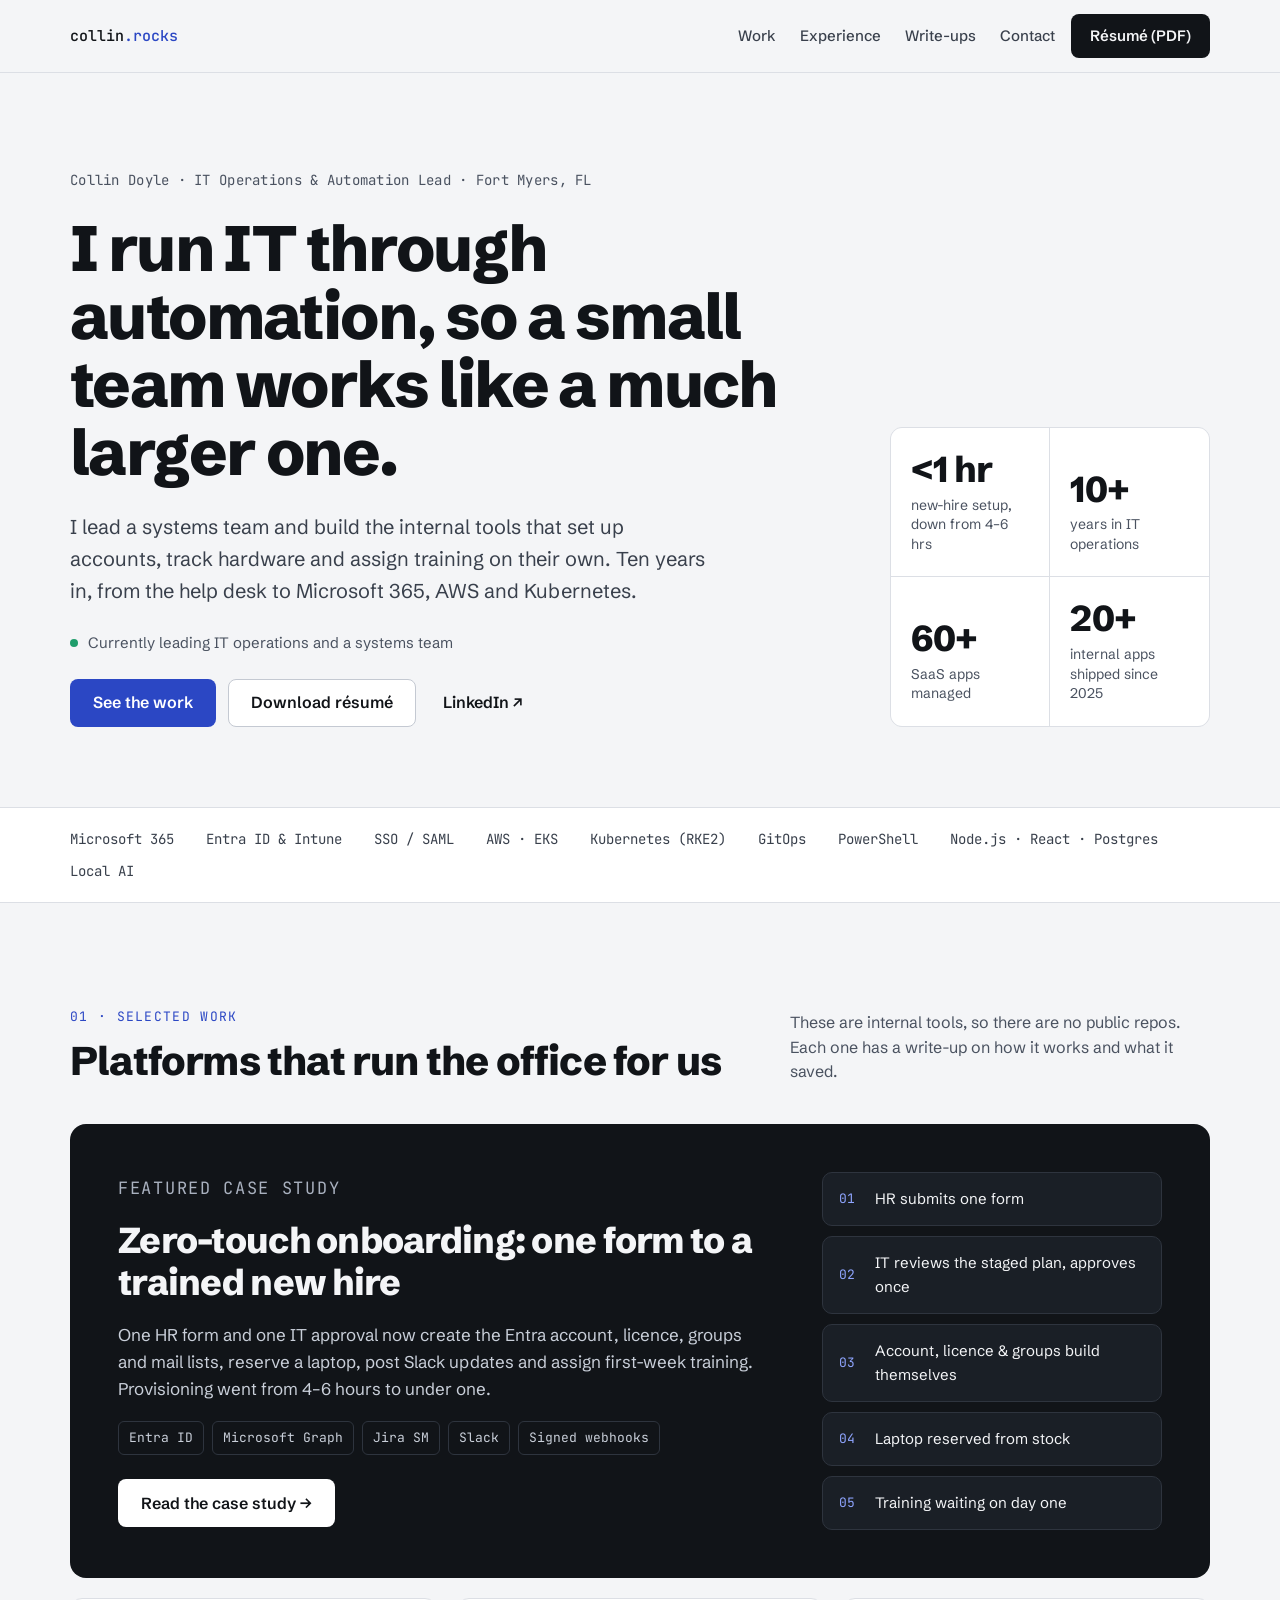
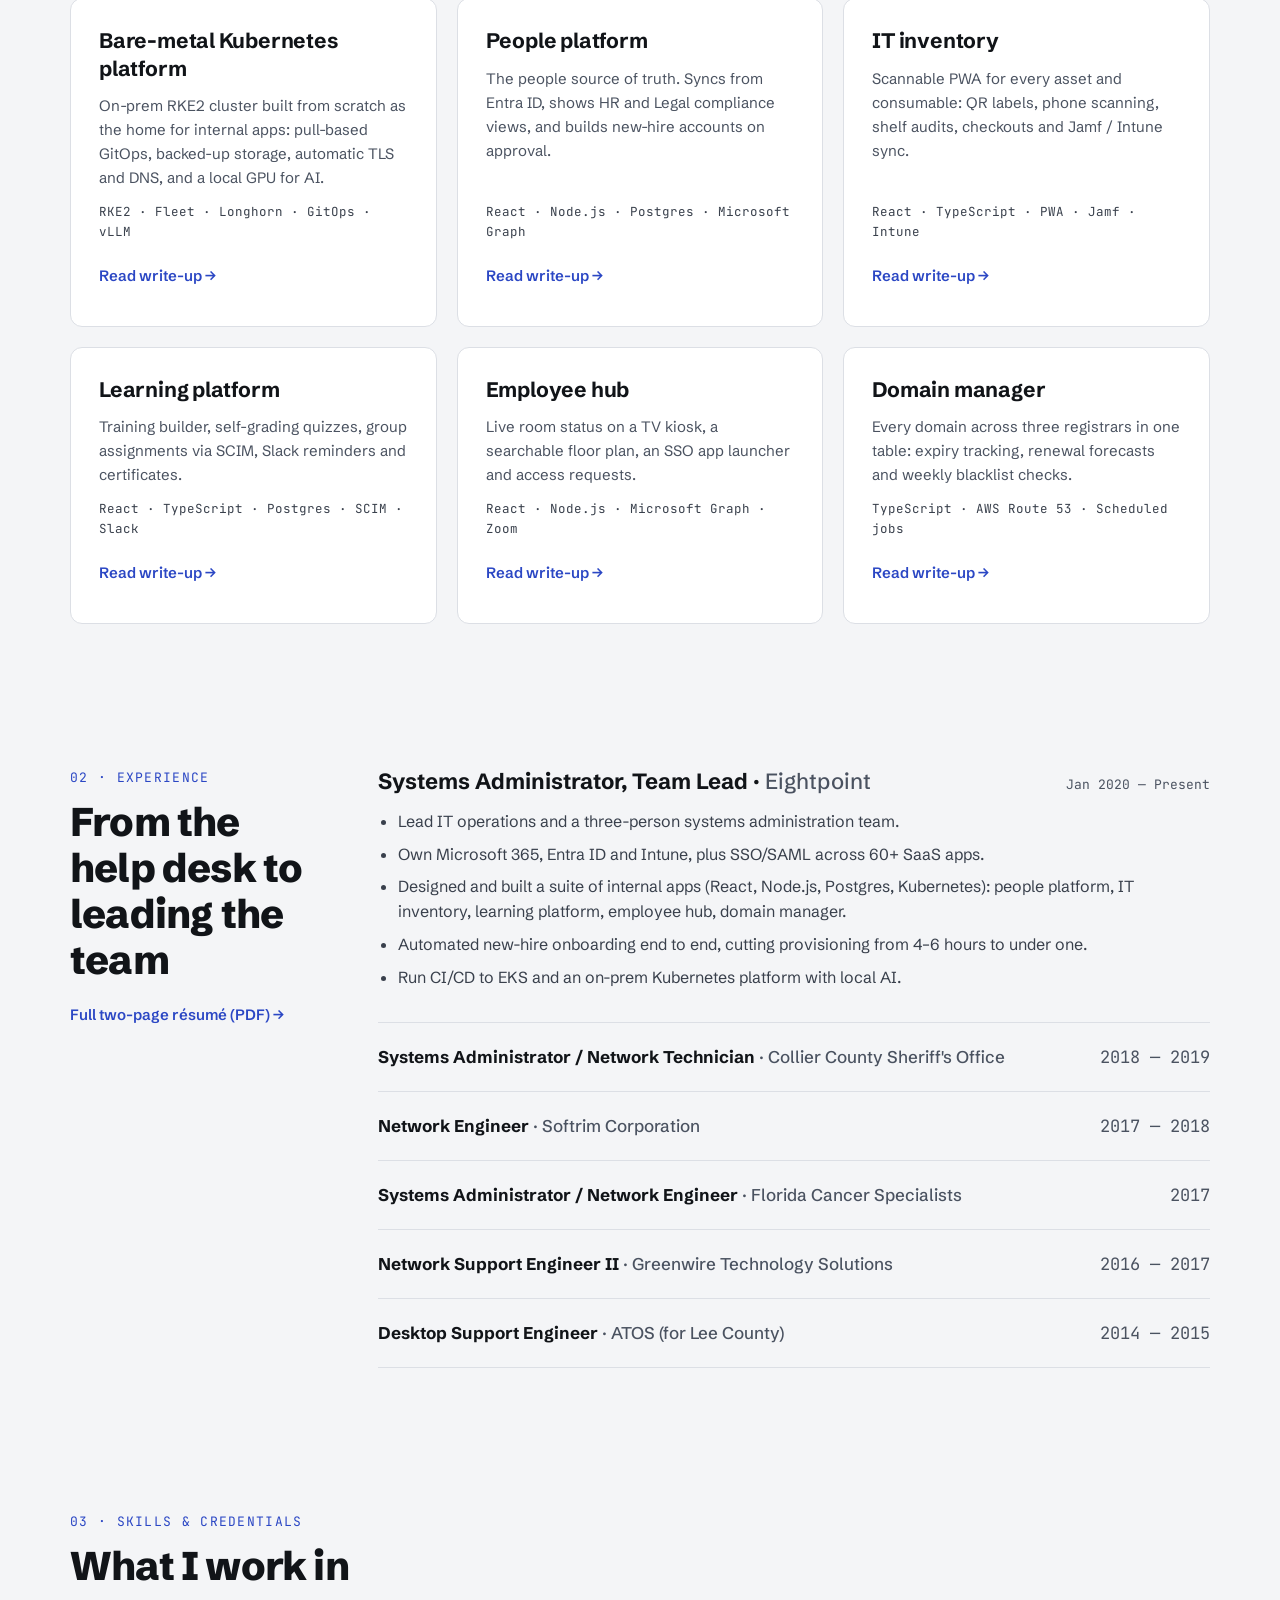
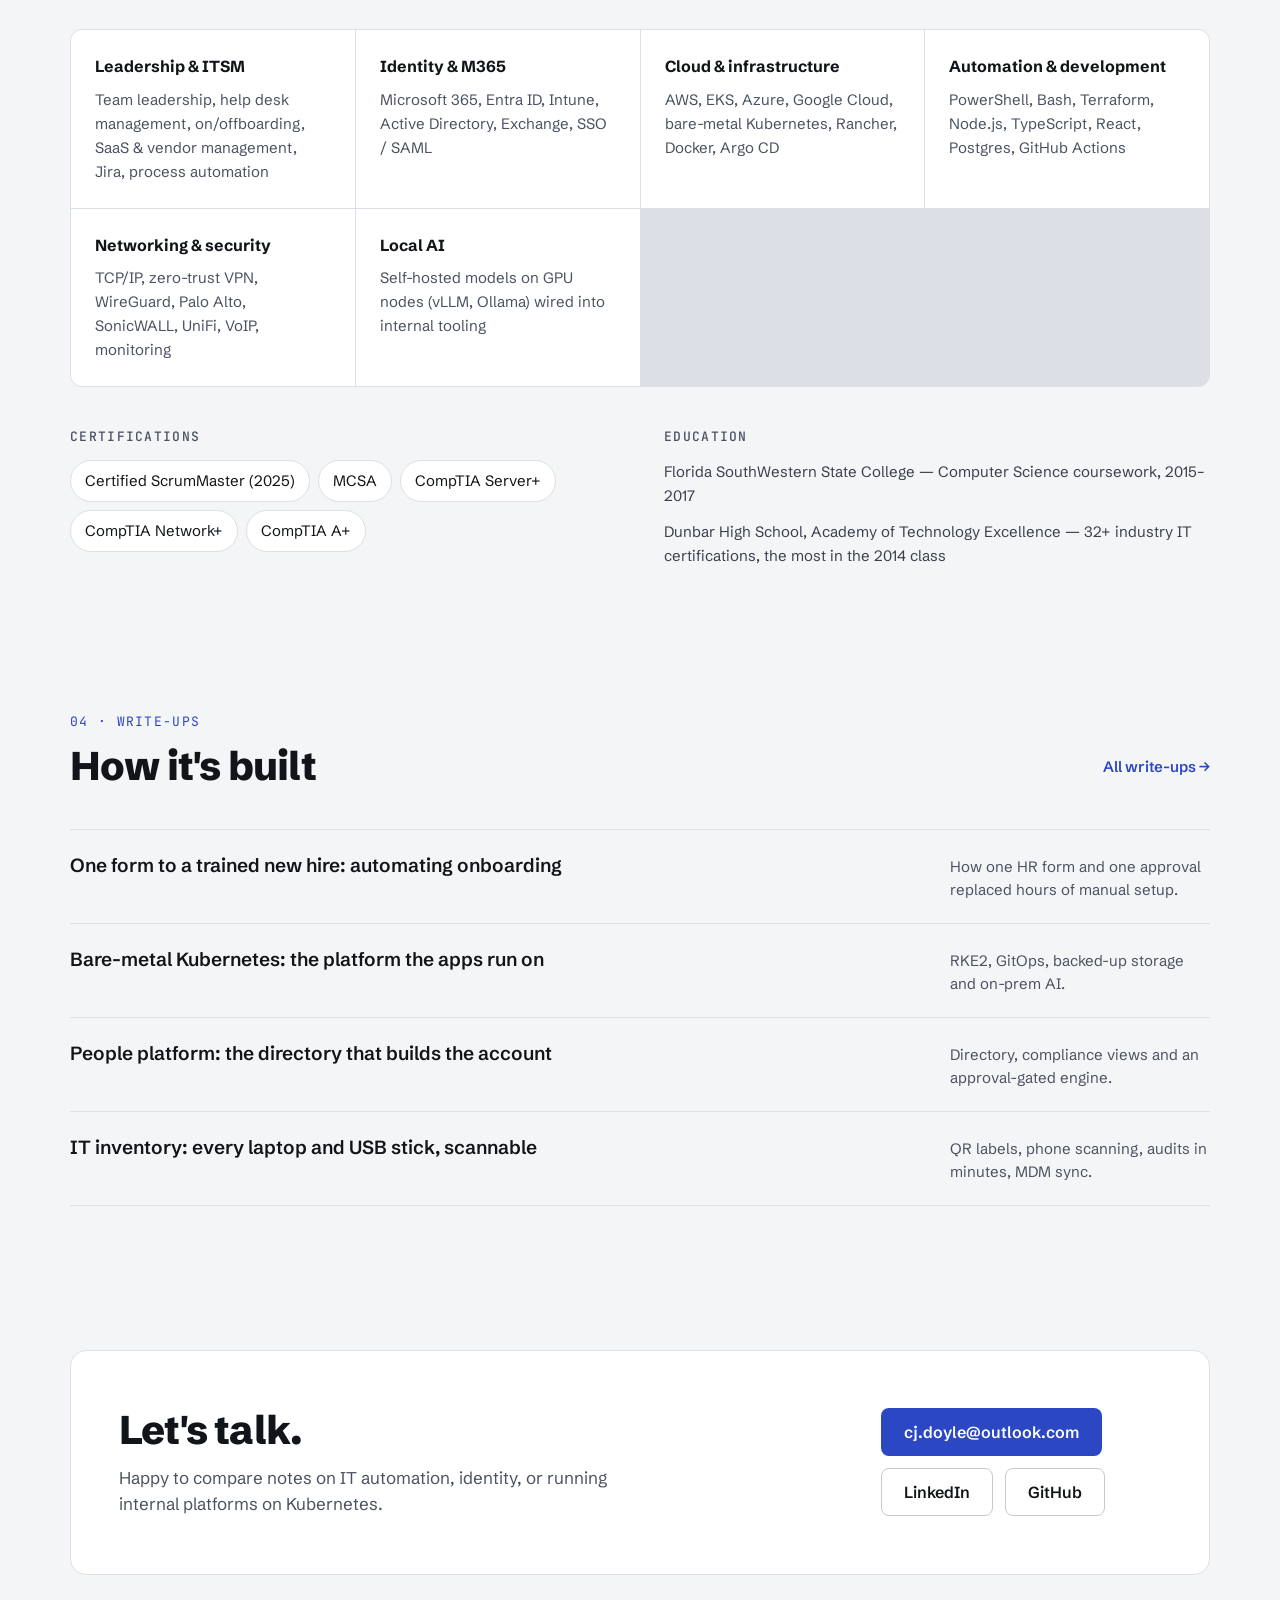
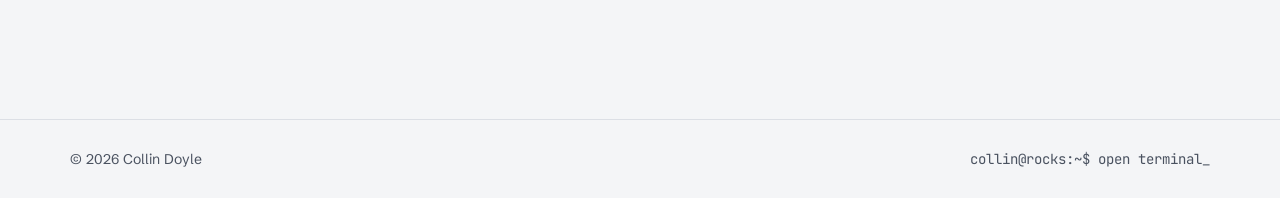
<file: index.html>
<!DOCTYPE html>
<html lang="en">
<head>
  <meta charset="UTF-8" />
  <meta name="viewport" content="width=device-width, initial-scale=1.0" />
  <title>Collin Doyle — IT Operations &amp; Automation Lead</title>
  <meta name="description" content="Collin Doyle — IT Operations &amp; Automation Lead. I lead a systems team and build internal tools on Microsoft 365, Entra ID, AWS and Kubernetes that automate onboarding, inventory and training." />

  <!-- Open Graph / social -->
  <meta property="og:title" content="Collin Doyle — IT Operations &amp; Automation Lead" />
  <meta property="og:description" content="I run IT through automation, so a small team works like a much larger one." />
  <meta property="og:type" content="website" />
  <meta property="og:url" content="https://collin.rocks/" />
  <meta property="og:image" content="https://collin.rocks/assets/og/default.png" />
  <meta property="og:image:width" content="1200" />
  <meta property="og:image:height" content="630" />
  <meta property="og:image:alt" content="Collin Doyle — IT Operations &amp; Automation Lead" />
  <meta name="twitter:card" content="summary_large_image" />
  <meta name="twitter:image" content="https://collin.rocks/assets/og/default.png" />
  <link rel="canonical" href="https://collin.rocks/" />
  <script type="application/ld+json">
  {
    "@context": "https://schema.org",
    "@type": "Person",
    "name": "Collin Doyle",
    "url": "https://collin.rocks/",
    "jobTitle": "IT Operations & Automation Lead",
    "address": { "@type": "PostalAddress", "addressLocality": "Fort Myers", "addressRegion": "FL", "addressCountry": "US" },
    "sameAs": ["https://github.com/CollinJDoyle", "https://www.linkedin.com/in/collinjdoyle/"]
  }
  </script>
  <script>
    // Old desktop-UI links (/#post/<slug>, /#resume …) still land somewhere sensible.
    (function () {
      var map = { resume: "experience", projects: "work", blog: "writeups", about: "top" };
      function route() {
        var h = location.hash.slice(1), m = h.match(/^post\/([a-z0-9-]+)$/);
        if (m) location.replace("/writeups/" + m[1] + "/");
        else if (h === "terminal") location.replace("/terminal/");
        else if (map.hasOwnProperty(h)) {
          history.replaceState(null, "", "#" + map[h]);
          var go = function () { document.getElementById(map[h]).scrollIntoView(); };
          document.readyState === "loading" ? addEventListener("DOMContentLoaded", go) : go();
        }
      }
      route();
      addEventListener("hashchange", route);
    })();
  </script>

  <link rel="icon" href="/assets/favicon.svg" type="image/svg+xml" />
  <link rel="preconnect" href="https://fonts.googleapis.com" />
  <link rel="preconnect" href="https://fonts.gstatic.com" crossorigin />
  <link rel="stylesheet" href="https://fonts.googleapis.com/css2?family=Schibsted+Grotesk:wght@400;500;600;700;800&family=JetBrains+Mono:wght@400;500&display=swap" />
  <link rel="stylesheet" href="/css/site.css" />
</head>
<body>
  <a class="skip" href="#top">Skip to content</a>

  <header class="site-head">
    <div class="wrap">
      <a class="brand" href="/">collin<span>.rocks</span></a>
      <nav class="nav" aria-label="Primary">
        <a href="#work">Work</a>
        <a href="#experience">Experience</a>
        <a href="#writeups">Write-ups</a>
        <a href="#contact">Contact</a>
      </nav>
      <a class="btn btn--dark btn--sm head-cta" href="/assets/resume.pdf">Résumé (PDF)</a>
    </div>
  </header>

  <main id="top">

    <section class="wrap hero" aria-labelledby="hero-title">
      <div class="hero__main">
        <p class="eyebrow">Collin Doyle · IT Operations &amp; Automation Lead · Fort Myers, FL</p>
        <h1 id="hero-title" class="h1">I run IT through automation, so a small team works like a much larger one.</h1>
        <p class="lede">I lead a systems team and build the internal tools that set up accounts, track hardware and assign training on their own. Ten years in, from the help desk to Microsoft 365, AWS and Kubernetes.</p>
        <p class="status">Currently leading IT operations and a systems team</p>
        <div class="btn-row">
          <a class="btn btn--primary" href="#work">See the work</a>
          <a class="btn btn--outline" href="/assets/resume.pdf">Download résumé</a>
          <a class="btn btn--ghost" href="https://www.linkedin.com/in/collinjdoyle/">LinkedIn ↗</a>
        </div>
      </div>

      <dl class="stats">
        <div><dt>new-hire setup, down from 4–6 hrs</dt><dd>&lt;1 hr</dd></div>
        <div><dt>years in IT operations</dt><dd>10+</dd></div>
        <div><dt>SaaS apps managed</dt><dd>60+</dd></div>
        <div><dt>internal apps shipped since 2025</dt><dd>20+</dd></div>
      </dl>
    </section>

    <section class="strip" aria-label="Core areas">
      <ul class="wrap">
        <li>Microsoft 365</li><li>Entra ID &amp; Intune</li><li>SSO / SAML</li><li>AWS · EKS</li><li>Kubernetes (RKE2)</li><li>GitOps</li><li>PowerShell</li><li>Node.js · React · Postgres</li><li>Local AI</li>
      </ul>
    </section>

    <section id="work" class="wrap section" aria-labelledby="work-title">
      <div class="section-head">
        <div>
          <p class="kicker">01 · Selected work</p>
          <h2 id="work-title" class="h2">Platforms that run the office for us</h2>
        </div>
        <p class="note">These are internal tools, so there are no public repos. Each one has a write-up on how it works and what it saved.</p>
      </div>

      <article class="feature">
        <div class="feature__main">
          <p class="kicker">Featured case study</p>
          <h3>Zero-touch onboarding: one form to a trained new hire</h3>
          <p>One HR form and one IT approval now create the Entra account, licence, groups and mail lists, reserve a laptop, post Slack updates and assign first-week training. Provisioning went from 4–6 hours to under one.</p>
          <ul class="tags" aria-label="Technologies">
            <li>Entra ID</li><li>Microsoft Graph</li><li>Jira SM</li><li>Slack</li><li>Signed webhooks</li>
          </ul>
          <a class="btn" href="/writeups/zero-touch-onboarding/">Read the case study →</a>
        </div>
        <ol class="flow" aria-label="Onboarding flow">
          <li>HR submits one form</li>
          <li>IT reviews the staged plan, approves once</li>
          <li>Account, licence &amp; groups build themselves</li>
          <li>Laptop reserved from stock</li>
          <li>Training waiting on day one</li>
        </ol>
      </article>

      <div class="cards">
        <article class="card">
          <h3>Bare-metal Kubernetes platform</h3>
          <p class="card__summary">On-prem RKE2 cluster built from scratch as the home for internal apps: pull-based GitOps, backed-up storage, automatic TLS and DNS, and a local GPU for AI.</p>
          <p class="card__tags">RKE2 · Fleet · Longhorn · GitOps · vLLM</p>
          <a href="/writeups/bare-metal-kubernetes/" aria-label="Read the Bare-metal Kubernetes platform write-up">Read write-up →</a>
        </article>
        <article class="card">
          <h3>People platform</h3>
          <p class="card__summary">The people source of truth. Syncs from Entra ID, shows HR and Legal compliance views, and builds new-hire accounts on approval.</p>
          <p class="card__tags">React · Node.js · Postgres · Microsoft Graph</p>
          <a href="/writeups/people-platform/" aria-label="Read the People platform write-up">Read write-up →</a>
        </article>
        <article class="card">
          <h3>IT inventory</h3>
          <p class="card__summary">Scannable PWA for every asset and consumable: QR labels, phone scanning, shelf audits, checkouts and Jamf / Intune sync.</p>
          <p class="card__tags">React · TypeScript · PWA · Jamf · Intune</p>
          <a href="/writeups/it-inventory/" aria-label="Read the IT inventory write-up">Read write-up →</a>
        </article>
        <article class="card">
          <h3>Learning platform</h3>
          <p class="card__summary">Training builder, self-grading quizzes, group assignments via SCIM, Slack reminders and certificates.</p>
          <p class="card__tags">React · TypeScript · Postgres · SCIM · Slack</p>
          <a href="/writeups/learning-platform/" aria-label="Read the Learning platform write-up">Read write-up →</a>
        </article>
        <article class="card">
          <h3>Employee hub</h3>
          <p class="card__summary">Live room status on a TV kiosk, a searchable floor plan, an SSO app launcher and access requests.</p>
          <p class="card__tags">React · Node.js · Microsoft Graph · Zoom</p>
          <a href="/writeups/employee-hub/" aria-label="Read the Employee hub write-up">Read write-up →</a>
        </article>
        <article class="card">
          <h3>Domain manager</h3>
          <p class="card__summary">Every domain across three registrars in one table: expiry tracking, renewal forecasts and weekly blacklist checks.</p>
          <p class="card__tags">TypeScript · AWS Route 53 · Scheduled jobs</p>
          <a href="/writeups/domain-manager/" aria-label="Read the Domain manager write-up">Read write-up →</a>
        </article>
      </div>
    </section>

    <section id="experience" class="wrap section split" aria-labelledby="exp-title">
      <div class="split__side">
        <p class="kicker">02 · Experience</p>
        <h2 id="exp-title" class="h2">From the help desk to leading the team</h2>
        <a class="more-link" href="/assets/resume-full.pdf">Full two-page résumé (PDF) →</a>
      </div>
      <div class="split__main">
        <article class="job">
          <div class="job__head">
            <h3>Systems Administrator, Team Lead · <span>Eightpoint</span></h3>
            <p class="dates">Jan 2020 — Present</p>
          </div>
          <ul>
            <li>Lead IT operations and a three-person systems administration team.</li>
            <li>Own Microsoft 365, Entra ID and Intune, plus SSO/SAML across 60+ SaaS apps.</li>
            <li>Designed and built a suite of internal apps (React, Node.js, Postgres, Kubernetes): people platform, IT inventory, learning platform, employee hub, domain manager.</li>
            <li>Automated new-hire onboarding end to end, cutting provisioning from 4–6 hours to under one.</li>
            <li>Run CI/CD to EKS and an on-prem Kubernetes platform with local AI.</li>
          </ul>
        </article>
        <ul class="job-list">
          <li class="job-row"><p><strong>Systems Administrator / Network Technician</strong> <span>· Collier County Sheriff's Office</span></p><p class="dates">2018 — 2019</p></li>
          <li class="job-row"><p><strong>Network Engineer</strong> <span>· Softrim Corporation</span></p><p class="dates">2017 — 2018</p></li>
          <li class="job-row"><p><strong>Systems Administrator / Network Engineer</strong> <span>· Florida Cancer Specialists</span></p><p class="dates">2017</p></li>
          <li class="job-row"><p><strong>Network Support Engineer II</strong> <span>· Greenwire Technology Solutions</span></p><p class="dates">2016 — 2017</p></li>
          <li class="job-row"><p><strong>Desktop Support Engineer</strong> <span>· ATOS (for Lee County)</span></p><p class="dates">2014 — 2015</p></li>
        </ul>
      </div>
    </section>

    <section class="wrap section" aria-labelledby="skills-title">
      <div class="section-head">
        <div>
          <p class="kicker">03 · Skills &amp; credentials</p>
          <h2 id="skills-title" class="h2">What I work in</h2>
        </div>
      </div>
      <div class="grid-lines">
        <div><h3>Leadership &amp; ITSM</h3><p>Team leadership, help desk management, on/offboarding, SaaS &amp; vendor management, Jira, process automation</p></div>
        <div><h3>Identity &amp; M365</h3><p>Microsoft 365, Entra ID, Intune, Active Directory, Exchange, SSO / SAML</p></div>
        <div><h3>Cloud &amp; infrastructure</h3><p>AWS, EKS, Azure, Google Cloud, bare-metal Kubernetes, Rancher, Docker, Argo CD</p></div>
        <div><h3>Automation &amp; development</h3><p>PowerShell, Bash, Terraform, Node.js, TypeScript, React, Postgres, GitHub Actions</p></div>
        <div><h3>Networking &amp; security</h3><p>TCP/IP, zero-trust VPN, WireGuard, Palo Alto, SonicWALL, UniFi, VoIP, monitoring</p></div>
        <div><h3>Local AI</h3><p>Self-hosted models on GPU nodes (vLLM, Ollama) wired into internal tooling</p></div>
      </div>
      <div class="creds">
        <div>
          <h3 class="label">Certifications</h3>
          <ul class="pills">
            <li>Certified ScrumMaster (2025)</li><li>MCSA</li><li>CompTIA Server+</li><li>CompTIA Network+</li><li>CompTIA A+</li>
          </ul>
        </div>
        <div>
          <h3 class="label">Education</h3>
          <p>Florida SouthWestern State College — Computer Science coursework, 2015–2017</p>
          <p>Dunbar High School, Academy of Technology Excellence — 32+ industry IT certifications, the most in the 2014 class</p>
        </div>
      </div>
    </section>

    <section id="writeups" class="wrap section" aria-labelledby="posts-title">
      <div class="section-head">
        <div>
          <p class="kicker">04 · Write-ups</p>
          <h2 id="posts-title" class="h2">How it's built</h2>
        </div>
        <a class="more-link" href="/writeups/">All write-ups →</a>
      </div>
      <ul class="post-list">
        <li><a href="/writeups/zero-touch-onboarding/"><span class="post-list__title">One form to a trained new hire: automating onboarding</span><span class="post-list__sum">How one HR form and one approval replaced hours of manual setup.</span></a></li>
        <li><a href="/writeups/bare-metal-kubernetes/"><span class="post-list__title">Bare-metal Kubernetes: the platform the apps run on</span><span class="post-list__sum">RKE2, GitOps, backed-up storage and on-prem AI.</span></a></li>
        <li><a href="/writeups/people-platform/"><span class="post-list__title">People platform: the directory that builds the account</span><span class="post-list__sum">Directory, compliance views and an approval-gated engine.</span></a></li>
        <li><a href="/writeups/it-inventory/"><span class="post-list__title">IT inventory: every laptop and USB stick, scannable</span><span class="post-list__sum">QR labels, phone scanning, audits in minutes, MDM sync.</span></a></li>
      </ul>
    </section>

    <section id="contact" class="wrap section" aria-labelledby="contact-title">
      <div class="contact">
        <div>
          <h2 id="contact-title" class="h2">Let's talk.</h2>
          <p>Happy to compare notes on IT automation, identity, or running internal platforms on Kubernetes.</p>
        </div>
        <div class="btn-row">
          <a class="btn btn--primary" href="mailto:cj.doyle@outlook.com">cj.doyle@outlook.com</a>
          <a class="btn btn--outline" href="https://www.linkedin.com/in/collinjdoyle/">LinkedIn</a>
          <a class="btn btn--outline" href="https://github.com/CollinJDoyle">GitHub</a>
        </div>
      </div>
    </section>
  </main>

  <footer class="site-foot">
    <div class="wrap">
      <p>© 2026 Collin Doyle</p>
      <a class="term-link" href="/terminal/">collin@rocks:~$ open terminal_</a>
    </div>
  </footer>
</body>
</html>
</file>
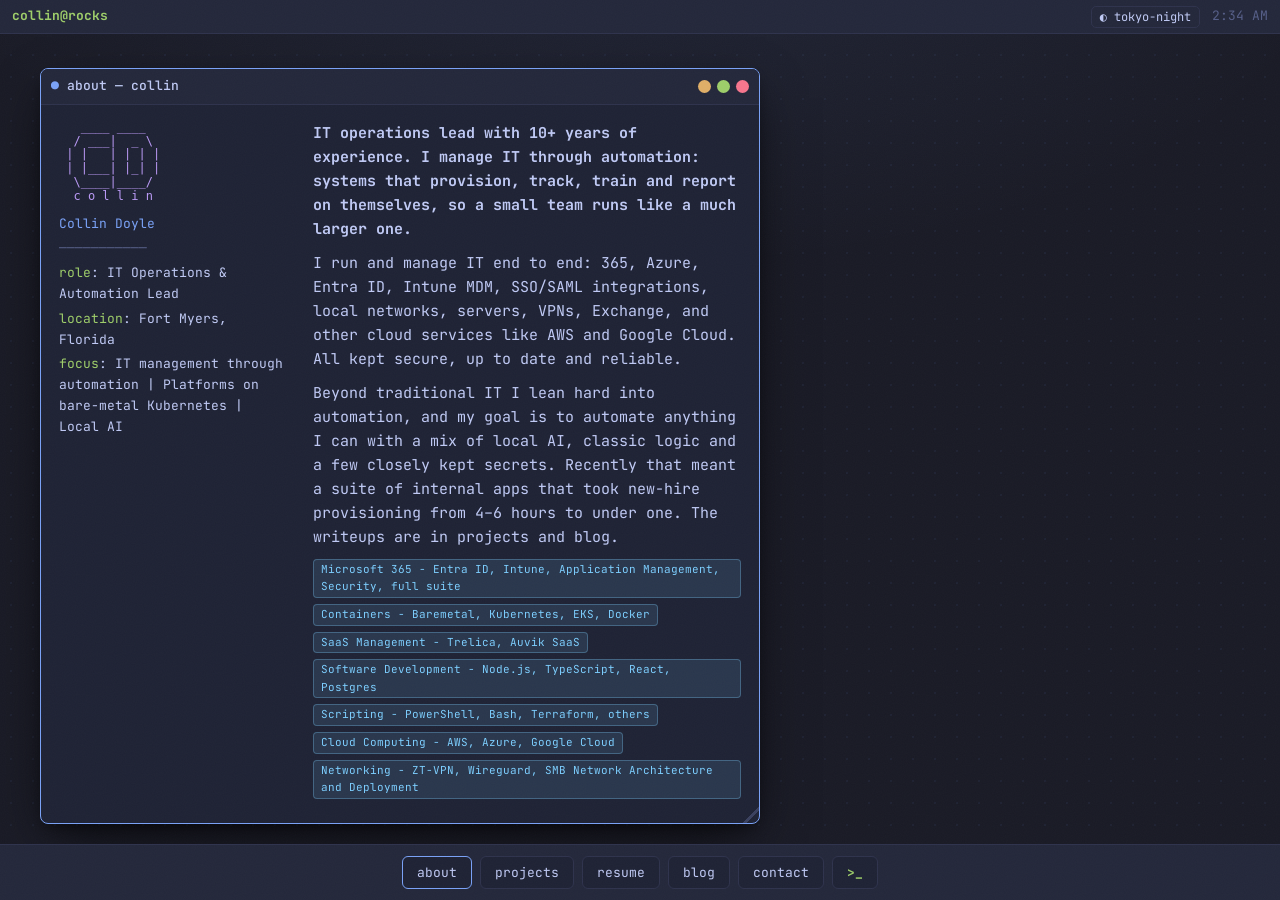
<file: terminal/index.html>
<!DOCTYPE html>
<html lang="en" data-theme="tokyo-night">
<head>
  <meta charset="UTF-8" />
  <meta name="viewport" content="width=device-width, initial-scale=1.0" />
  <title>Collin Doyle — collin.rocks</title>
  <meta name="description" content="Collin Doyle — IT Operations &amp; Automation Lead. M365 / Entra ID, Kubernetes, AWS, and internal apps that automate onboarding, inventory and training." />
  <meta name="color-scheme" content="dark" />

  <!-- Open Graph / social -->
  <meta property="og:title" content="Collin Doyle — collin.rocks" />
  <meta property="og:description" content="I manage IT through automation: zero-touch onboarding, inventory, learning and identity apps, Kubernetes, M365 and automation." />
  <meta property="og:type" content="website" />
  <meta property="og:url" content="https://collin.rocks/terminal/" />
  <meta property="og:image" content="https://collin.rocks/assets/og/default.png" />
  <meta property="og:image:width" content="1200" />
  <meta property="og:image:height" content="630" />
  <meta property="og:image:alt" content="Collin Doyle — IT Operations &amp; Automation Lead" />
  <meta name="twitter:card" content="summary_large_image" />
  <meta name="twitter:image" content="https://collin.rocks/assets/og/default.png" />
  <link rel="canonical" href="https://collin.rocks/terminal/" />
  <meta name="robots" content="noindex" />
  <script type="application/ld+json">
  {
    "@context": "https://schema.org",
    "@type": "Person",
    "name": "Collin Doyle",
    "url": "https://collin.rocks/",
    "jobTitle": "IT Operations & Automation Lead",
    "address": { "@type": "PostalAddress", "addressLocality": "Fort Myers", "addressRegion": "FL", "addressCountry": "US" },
    "sameAs": ["https://github.com/CollinJDoyle", "https://www.linkedin.com/in/collinjdoyle/"]
  }
  </script>

  <link rel="icon" href="/assets/favicon.svg" type="image/svg+xml" />

  <link rel="preconnect" href="https://fonts.googleapis.com" />
  <link rel="preconnect" href="https://fonts.gstatic.com" crossorigin />
  <link
    rel="preload"
    as="style"
    href="https://fonts.googleapis.com/css2?family=JetBrains+Mono:wght@400;500;700&display=swap&subset=latin"
  />
  <link
    rel="stylesheet"
    href="https://fonts.googleapis.com/css2?family=JetBrains+Mono:wght@400;500;700&display=swap&subset=latin"
  />

  <link rel="stylesheet" href="/css/styles.css" />
</head>
<body>
  <header class="statusbar" role="banner">
    <div class="statusbar__left">
      <a class="statusbar__handle" href="/" title="Back to collin.rocks">collin@rocks</a>
    </div>

    <div class="statusbar__right">
      <button
        id="theme-toggle"
        class="statusbar__btn"
        type="button"
        aria-label="Change theme"
        title="Change theme (cycle)"
      >
        <span aria-hidden="true">◐</span> <span id="theme-name">tokyo-night</span>
      </button>
      <time id="clock" class="statusbar__clock" aria-label="Current time">--:--</time>
    </div>
  </header>

  <main id="desktop" class="desktop" aria-label="Desktop">

    <noscript>
      <div class="noscript">
        <h1>Collin Doyle</h1>
        <p><strong>IT Operations &amp; Automation Lead</strong> — Fort Myers, Florida</p>
        <p>
          Systems &amp; network administrator with over a decade of experience
          leading IT operations and building secure, scalable infrastructure.
          Main Skills: Microsoft 365 / Entra ID / Intune, networking, AWS, ci/cd, automation, local/cloud
          AI
        </p>
        <h2>Links</h2>
        <ul>
          <li><a href="https://github.com/CollinJDoyle">GitHub</a></li>
          <li><a href="mailto:cj.doyle@outlook.com">cj.doyle@outlook.com</a></li>
          <li><a href="https://www.linkedin.com/in/collinjdoyle/">LinkedIn</a></li>
          <li><a href="/assets/resume.pdf">Download résumé (PDF)</a></li>
        </ul>
        <h2>Notable Projects</h2>
        <ul>
          <li><strong>Zero-touch employee onboarding</strong> — one HR form and one IT approval build the account, reserve the laptop and assign training. <a href="/writeups/zero-touch-onboarding/">Writeup</a></li>
          <li><strong>Bare-metal Kubernetes platform</strong> — on-prem cluster for internal apps with GitOps, backups and local AI. <a href="/writeups/bare-metal-kubernetes/">Writeup</a></li>
          <li><strong>People platform</strong> — directory, compliance views and approval-gated identity automation. <a href="/writeups/people-platform/">Writeup</a></li>
          <li><strong>IT inventory</strong> — scannable asset tracking with QR labels, audits and MDM sync. <a href="/writeups/it-inventory/">Writeup</a></li>
          <li><strong>Learning platform</strong> — trainings, quizzes, certificates, SCIM groups and Slack. <a href="/writeups/learning-platform/">Writeup</a></li>
          <li><strong>Employee hub</strong> — live room status, floor plan and SSO app launcher. <a href="/writeups/employee-hub/">Writeup</a></li>
          <li><strong>Domain manager</strong> — every domain across three registrars, with expiry and blacklist checks. <a href="/writeups/domain-manager/">Writeup</a></li>
          <li><strong>Homelab - Unraid</strong> — Dockerized app stack, Postgres, full media stack.</li>
          <li><strong>Homelab - Kubernetes Cluster</strong> — self-managed homelab cluster for containerized workloads.</li>
        </ul>
        <p><em>This is the no-JavaScript view. Enable JavaScript for the full interactive desktop.</em></p>
      </div>
    </noscript>
  </main>

  <nav class="dock" aria-label="Open windows">
    <button class="dock__btn" type="button" data-launch="about"    title="about">about</button>
    <button class="dock__btn" type="button" data-launch="projects" title="projects">projects</button>
    <button class="dock__btn" type="button" data-launch="resume"   title="resume">resume</button>
    <button class="dock__btn" type="button" data-launch="blog"     title="blog">blog</button>
    <button class="dock__btn" type="button" data-launch="contact"  title="contact">contact</button>
    <button class="dock__btn dock__btn--accent" type="button" data-launch="terminal" title="terminal">&gt;_</button>
  </nav>

  <script src="/js/data.js" defer></script>
  <script src="/js/markdown.js" defer></script>
  <script src="/js/windows.js" defer></script>
  <script src="/js/games.js" defer></script>
  <script src="/js/terminal.js" defer></script>
  <script src="/js/main.js" defer></script>
</body>
</html>
</file>
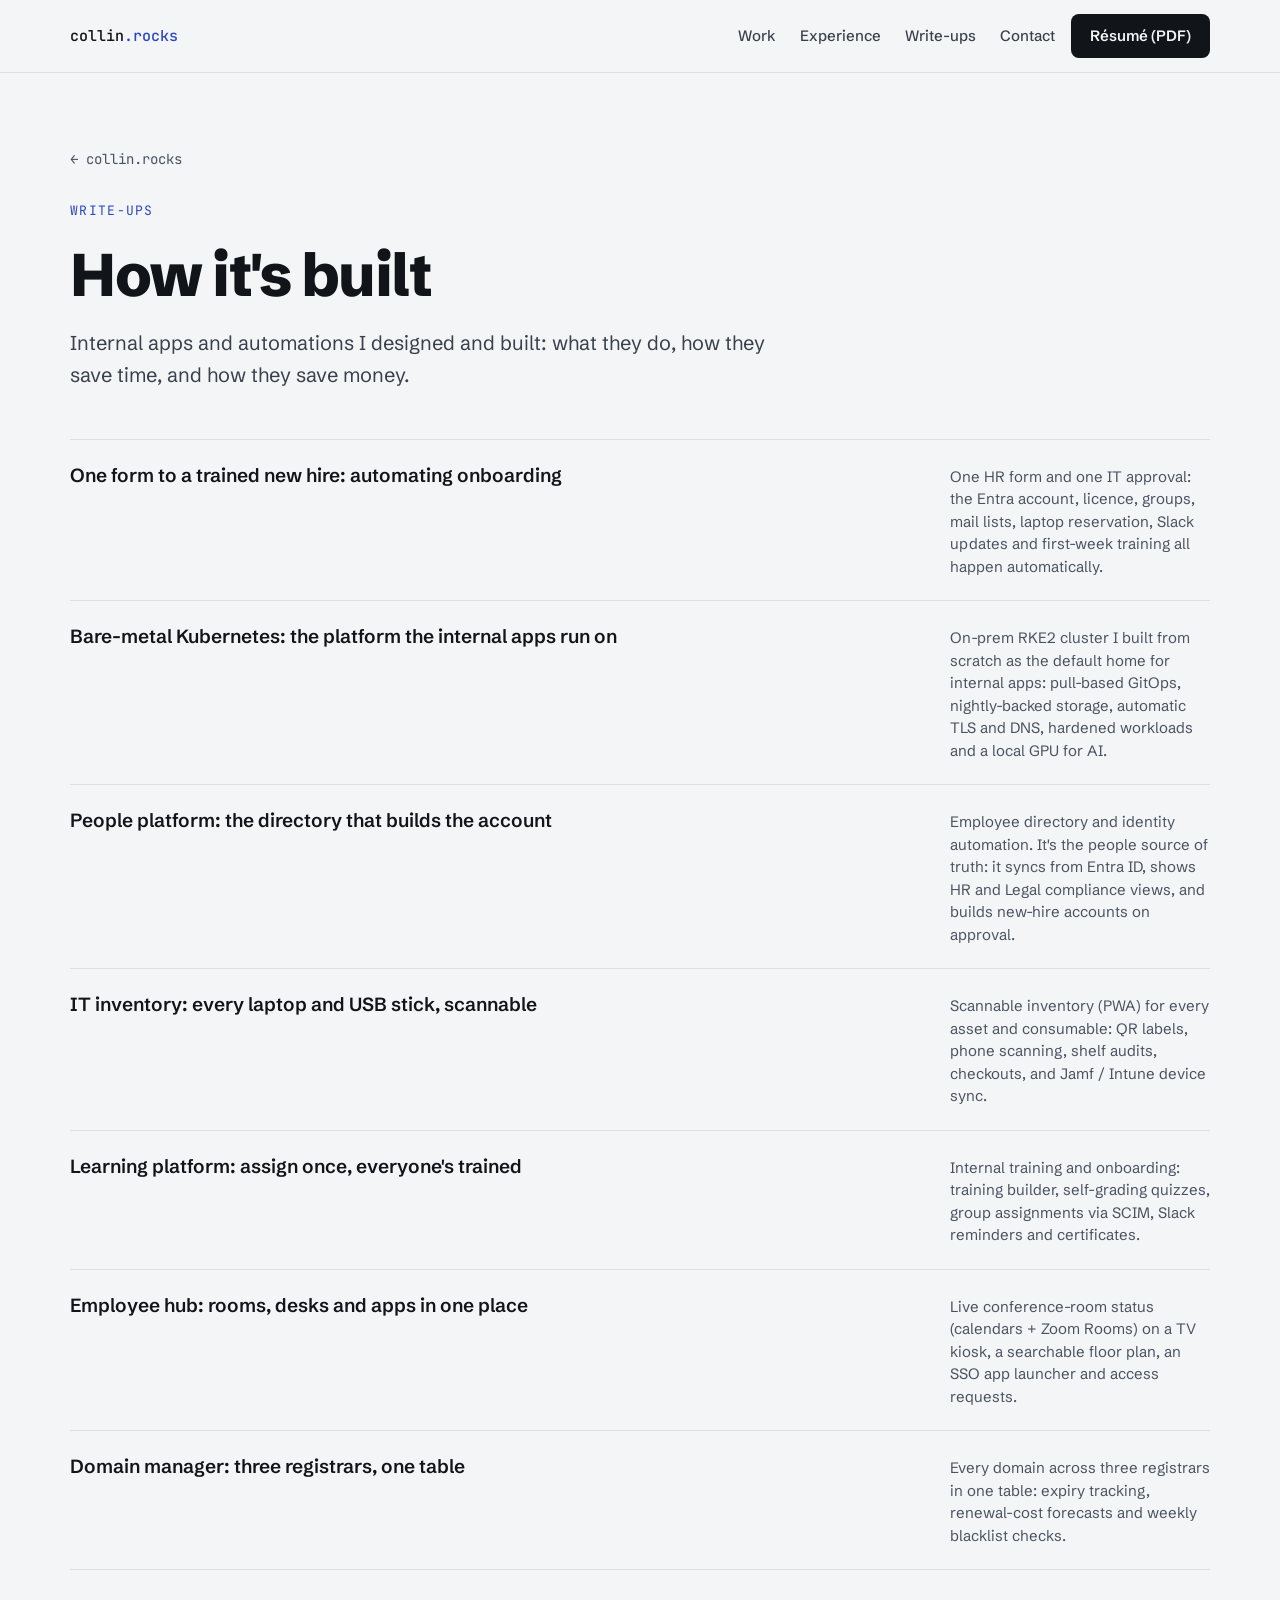
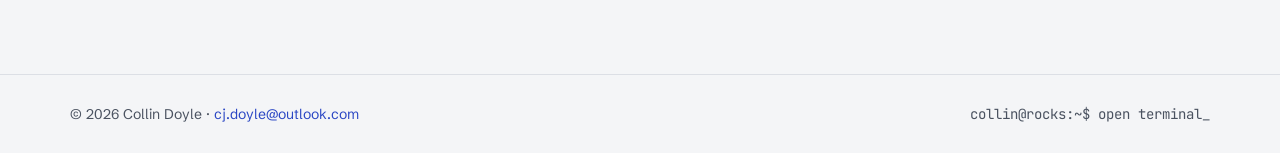
<file: writeups/index.html>
<!DOCTYPE html>
<html lang="en">
<head>
  <meta charset="UTF-8" />
  <meta name="viewport" content="width=device-width, initial-scale=1.0" />
  <title>Write-ups — Collin Doyle</title>
  <meta name="description" content="Internal apps and automations I designed and built: what they do, the time they save and the money they save." />
  <link rel="canonical" href="https://collin.rocks/writeups/" />
  <meta property="og:title" content="Write-ups — Collin Doyle" />
  <meta property="og:description" content="Internal apps and automations I designed and built: what they do, the time they save and the money they save." />
  <meta property="og:type" content="website" />
  <meta property="og:url" content="https://collin.rocks/writeups/" />
  <meta property="og:image" content="https://collin.rocks/assets/og/default.png" />
  <meta property="og:image:width" content="1200" />
  <meta property="og:image:height" content="630" />
  <meta name="twitter:card" content="summary_large_image" />
  <meta name="twitter:image" content="https://collin.rocks/assets/og/default.png" />
  <link rel="icon" href="/assets/favicon.svg" type="image/svg+xml" />
  <link rel="preconnect" href="https://fonts.googleapis.com" />
  <link rel="preconnect" href="https://fonts.gstatic.com" crossorigin />
  <link rel="stylesheet" href="https://fonts.googleapis.com/css2?family=Schibsted+Grotesk:wght@400;500;600;700;800&family=JetBrains+Mono:wght@400;500&display=swap" />
  <link rel="stylesheet" href="/css/site.css" />
</head>
<body>
  <a class="skip" href="#content">Skip to content</a>
  <header class="site-head">
    <div class="wrap">
      <a class="brand" href="/">collin<span>.rocks</span></a>
      <nav class="nav" aria-label="Primary">
        <a href="/#work">Work</a>
        <a href="/#experience">Experience</a>
        <a href="/writeups/">Write-ups</a>
        <a href="/#contact">Contact</a>
      </nav>
      <a class="btn btn--dark btn--sm head-cta" href="/assets/resume.pdf">Résumé (PDF)</a>
    </div>
  </header>
  <main id="content">
  <div class="wrap">
    <header class="article-head">
      <a class="back" href="/">← collin.rocks</a>
      <p class="kicker">Write-ups</p>
      <h1 class="h1">How it's built</h1>
      <p class="lede">Internal apps and automations I designed and built: what they do, how they save time, and how they save money.</p>
    </header>
    <ul class="post-list">
      <li><a href="zero-touch-onboarding/"><span class="post-list__title">One form to a trained new hire: automating onboarding</span><span class="post-list__sum">One HR form and one IT approval: the Entra account, licence, groups, mail lists, laptop reservation, Slack updates and first-week training all happen automatically.</span></a></li>
      <li><a href="bare-metal-kubernetes/"><span class="post-list__title">Bare-metal Kubernetes: the platform the internal apps run on</span><span class="post-list__sum">On-prem RKE2 cluster I built from scratch as the default home for internal apps: pull-based GitOps, nightly-backed storage, automatic TLS and DNS, hardened workloads and a local GPU for AI.</span></a></li>
      <li><a href="people-platform/"><span class="post-list__title">People platform: the directory that builds the account</span><span class="post-list__sum">Employee directory and identity automation. It's the people source of truth: it syncs from Entra ID, shows HR and Legal compliance views, and builds new-hire accounts on approval.</span></a></li>
      <li><a href="it-inventory/"><span class="post-list__title">IT inventory: every laptop and USB stick, scannable</span><span class="post-list__sum">Scannable inventory (PWA) for every asset and consumable: QR labels, phone scanning, shelf audits, checkouts, and Jamf / Intune device sync.</span></a></li>
      <li><a href="learning-platform/"><span class="post-list__title">Learning platform: assign once, everyone's trained</span><span class="post-list__sum">Internal training and onboarding: training builder, self-grading quizzes, group assignments via SCIM, Slack reminders and certificates.</span></a></li>
      <li><a href="employee-hub/"><span class="post-list__title">Employee hub: rooms, desks and apps in one place</span><span class="post-list__sum">Live conference-room status (calendars + Zoom Rooms) on a TV kiosk, a searchable floor plan, an SSO app launcher and access requests.</span></a></li>
      <li><a href="domain-manager/"><span class="post-list__title">Domain manager: three registrars, one table</span><span class="post-list__sum">Every domain across three registrars in one table: expiry tracking, renewal-cost forecasts and weekly blacklist checks.</span></a></li>
    </ul>
  </div>
  </main>
  <footer class="site-foot">
    <div class="wrap">
      <p>© 2026 Collin Doyle · <a href="mailto:cj.doyle@outlook.com">cj.doyle@outlook.com</a></p>
      <a class="term-link" href="/terminal/">collin@rocks:~$ open terminal_</a>
    </div>
  </footer>
</body>
</html>
</file>
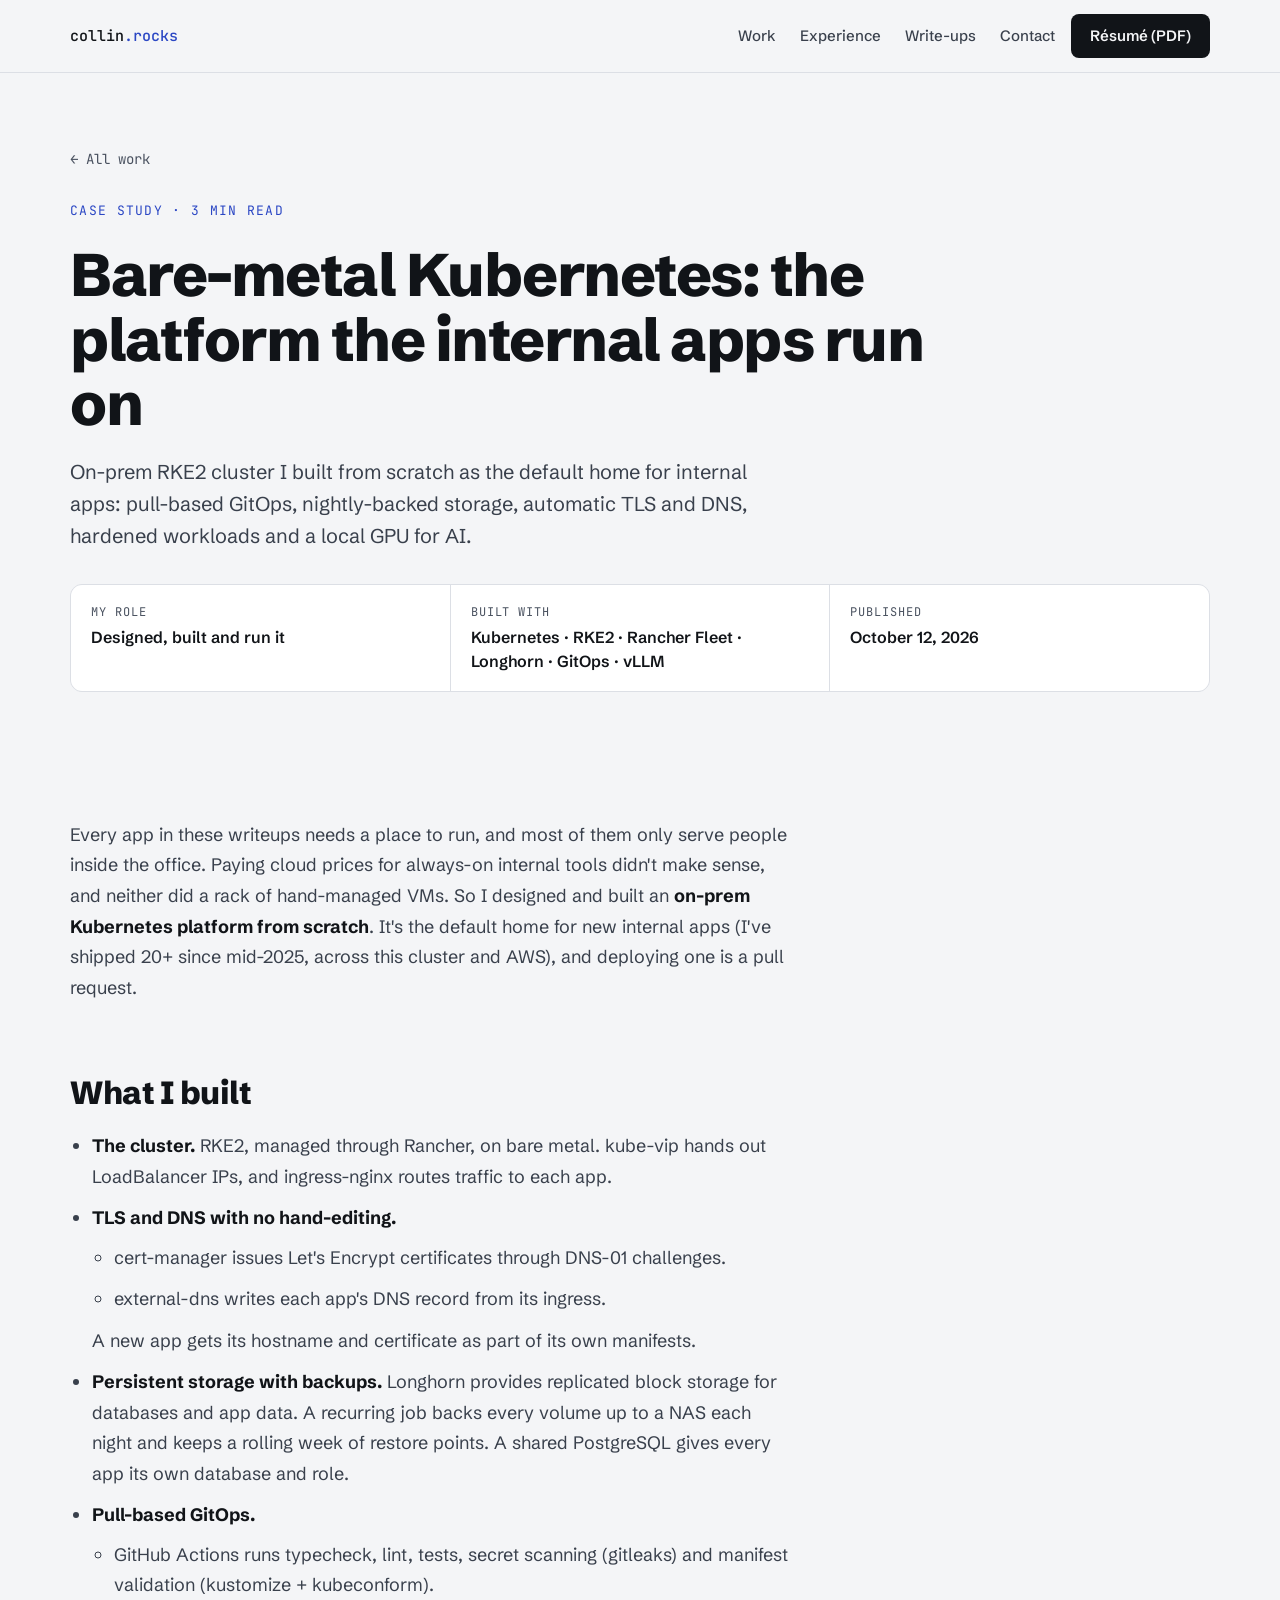
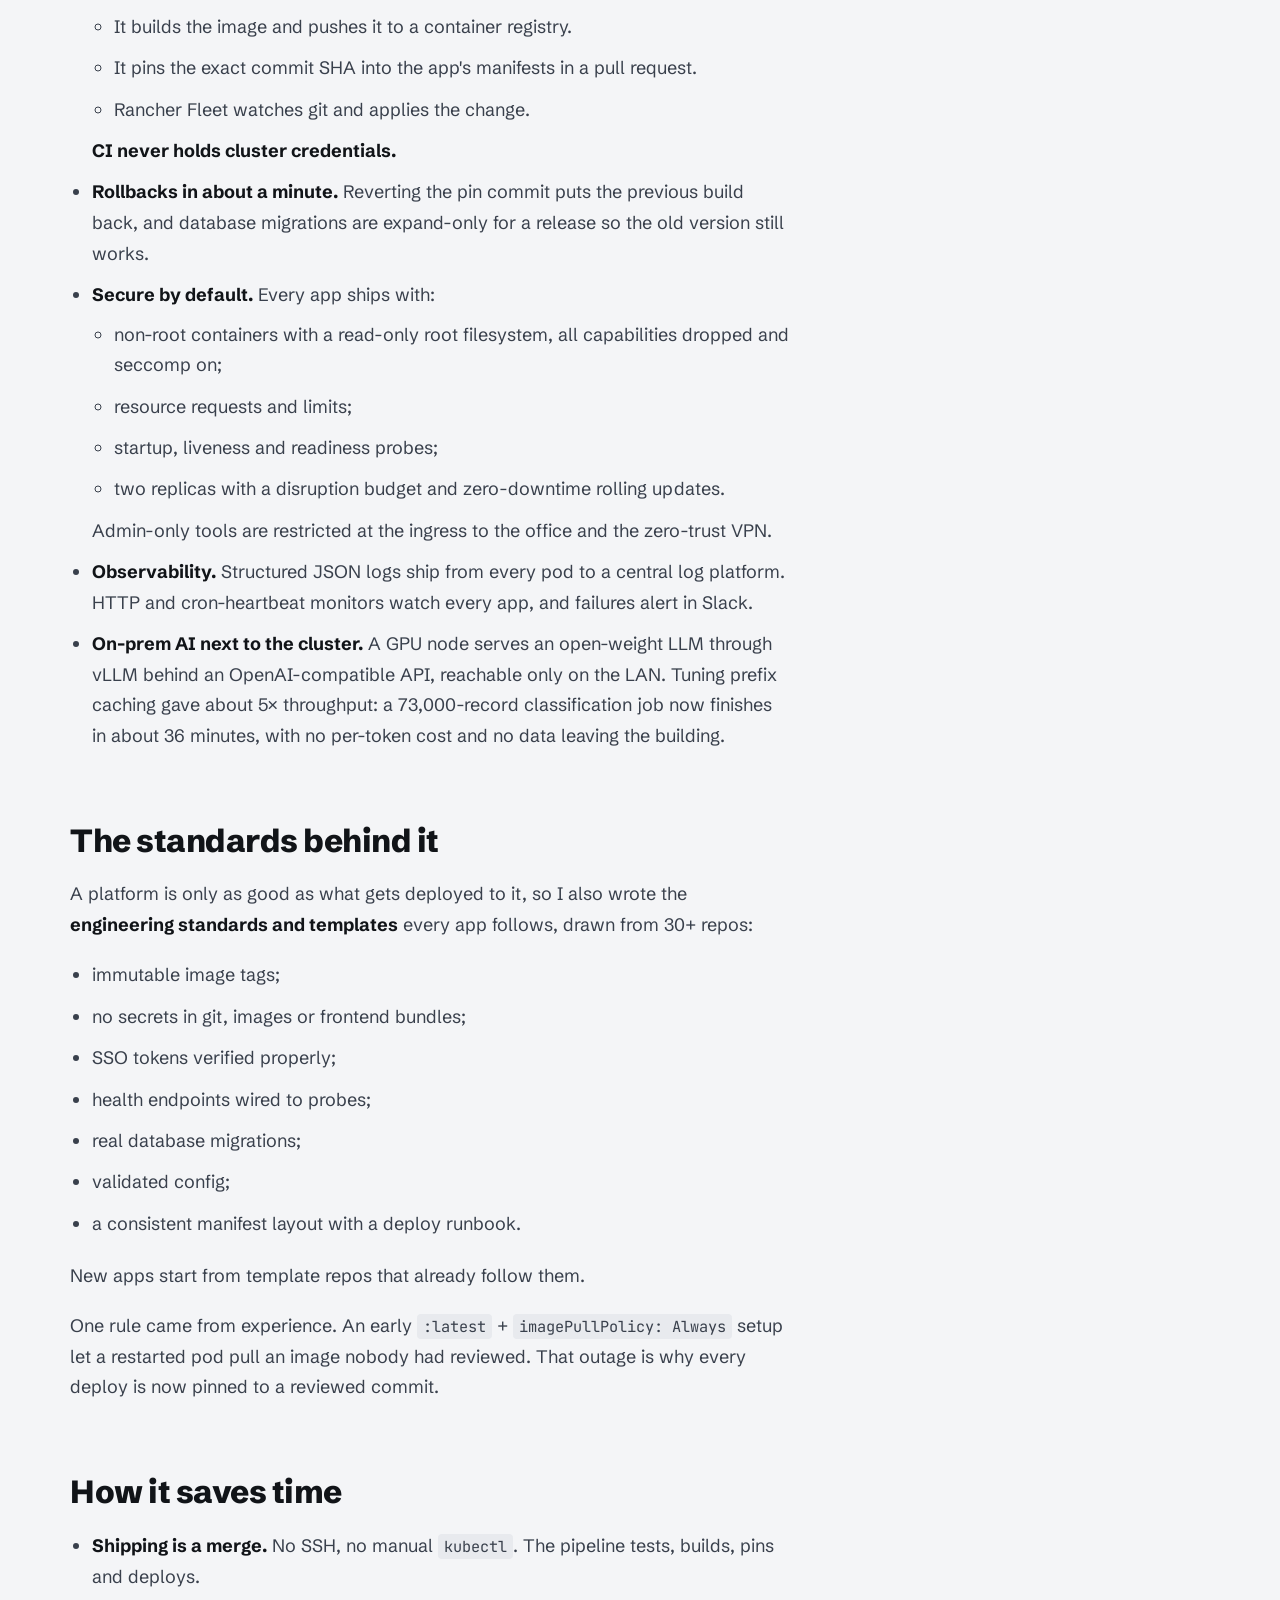
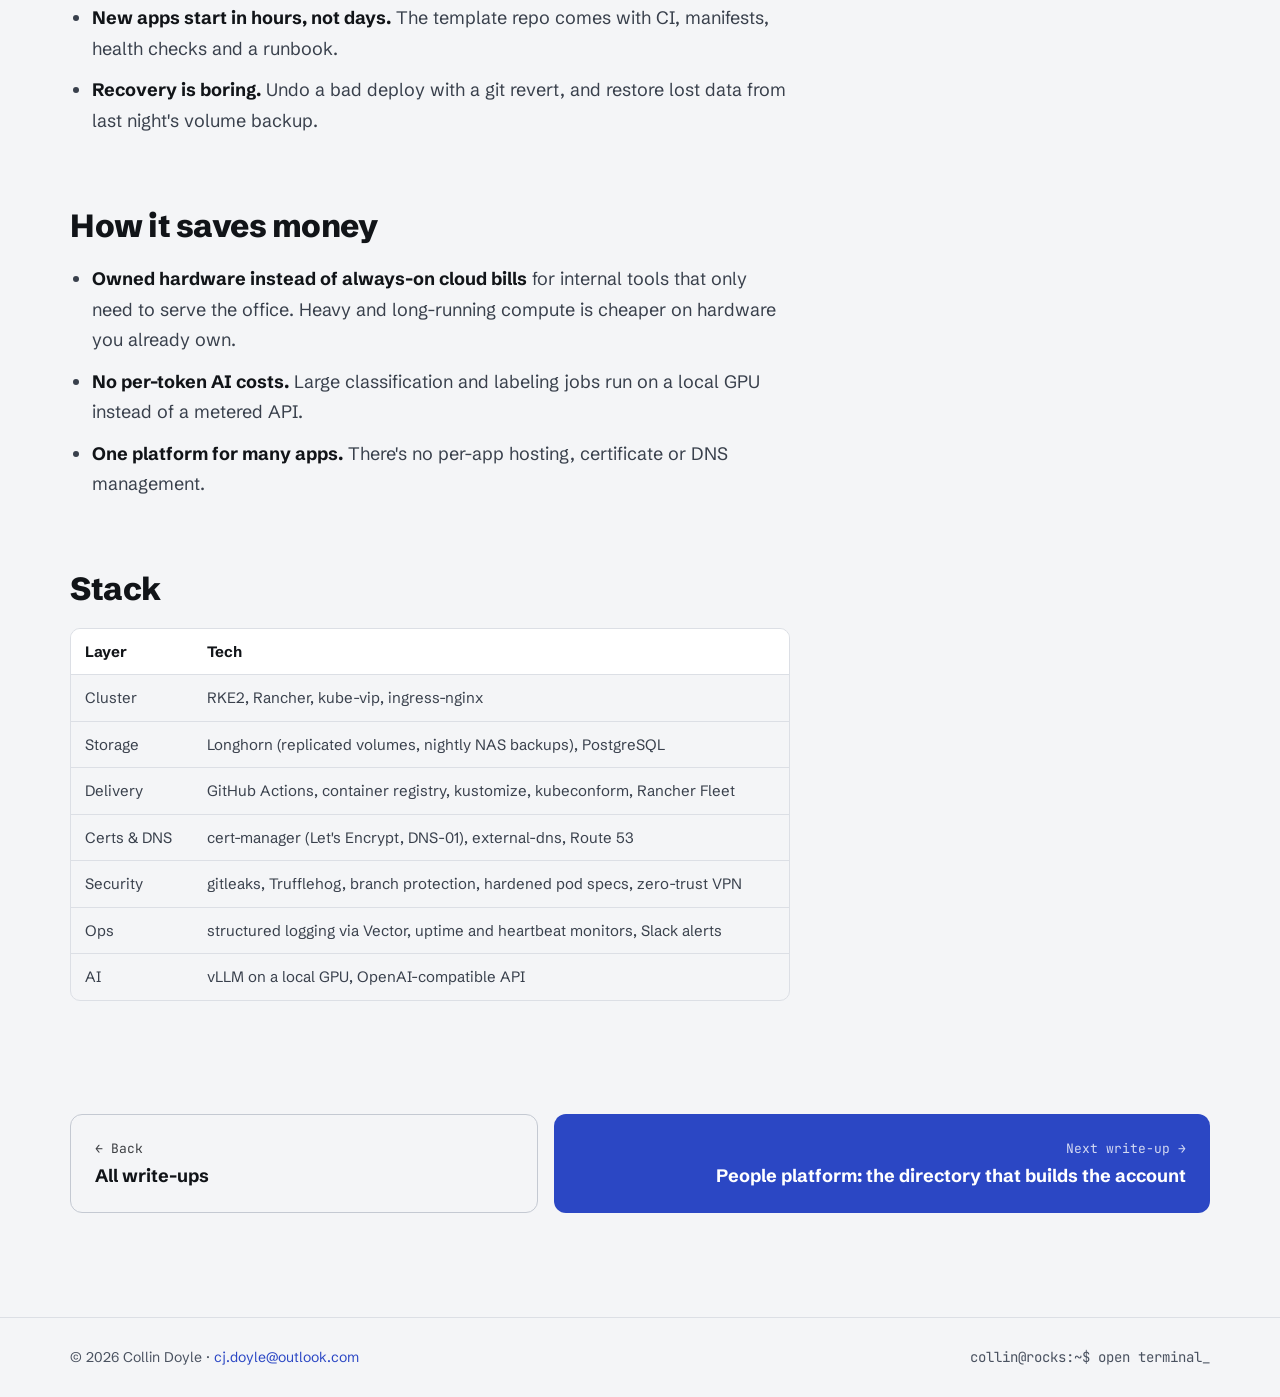
<file: writeups/bare-metal-kubernetes/index.html>
<!DOCTYPE html>
<html lang="en">
<head>
  <meta charset="UTF-8" />
  <meta name="viewport" content="width=device-width, initial-scale=1.0" />
  <title>Bare-metal Kubernetes: the platform the internal apps run on — Collin Doyle</title>
  <meta name="description" content="On-prem RKE2 cluster I built from scratch as the default home for internal apps: pull-based GitOps, nightly-backed storage, automatic TLS and DNS, hardened workloads and a local GPU for AI." />
  <link rel="canonical" href="https://collin.rocks/writeups/bare-metal-kubernetes/" />
  <meta property="og:title" content="Bare-metal Kubernetes: the platform the internal apps run on — Collin Doyle" />
  <meta property="og:description" content="On-prem RKE2 cluster I built from scratch as the default home for internal apps: pull-based GitOps, nightly-backed storage, automatic TLS and DNS, hardened workloads and a local GPU for AI." />
  <meta property="og:type" content="article" />
  <meta property="og:url" content="https://collin.rocks/writeups/bare-metal-kubernetes/" />
  <meta property="og:image" content="https://collin.rocks/assets/og/bare-metal-kubernetes.png" />
  <meta property="og:image:width" content="1200" />
  <meta property="og:image:height" content="630" />
  <meta name="twitter:card" content="summary_large_image" />
  <meta name="twitter:image" content="https://collin.rocks/assets/og/bare-metal-kubernetes.png" />
  <link rel="icon" href="/assets/favicon.svg" type="image/svg+xml" />
  <link rel="preconnect" href="https://fonts.googleapis.com" />
  <link rel="preconnect" href="https://fonts.gstatic.com" crossorigin />
  <link rel="stylesheet" href="https://fonts.googleapis.com/css2?family=Schibsted+Grotesk:wght@400;500;600;700;800&family=JetBrains+Mono:wght@400;500&display=swap" />
  <link rel="stylesheet" href="/css/site.css" />
  <script type="application/ld+json">{"@context":"https://schema.org","@type":"TechArticle","headline":"Bare-metal Kubernetes: the platform the internal apps run on","description":"On-prem RKE2 cluster I built from scratch as the default home for internal apps: pull-based GitOps, nightly-backed storage, automatic TLS and DNS, hardened workloads and a local GPU for AI.","datePublished":"2026-10-12","url":"https://collin.rocks/writeups/bare-metal-kubernetes/","image":"https://collin.rocks/assets/og/bare-metal-kubernetes.png","author":{"@type":"Person","name":"Collin Doyle","url":"https://collin.rocks/"}}</script>
</head>
<body>
  <a class="skip" href="#content">Skip to content</a>
  <header class="site-head">
    <div class="wrap">
      <a class="brand" href="/">collin<span>.rocks</span></a>
      <nav class="nav" aria-label="Primary">
        <a href="/#work">Work</a>
        <a href="/#experience">Experience</a>
        <a href="/writeups/">Write-ups</a>
        <a href="/#contact">Contact</a>
      </nav>
      <a class="btn btn--dark btn--sm head-cta" href="/assets/resume.pdf">Résumé (PDF)</a>
    </div>
  </header>
  <main id="content">
  <article>
    <header class="wrap article-head">
      <a class="back" href="/#work">← All work</a>
      <p class="kicker">Case study · 3 min read</p>
      <h1 class="h1">Bare-metal Kubernetes: the platform the internal apps run on</h1>
      <p class="lede">On-prem RKE2 cluster I built from scratch as the default home for internal apps: pull-based GitOps, nightly-backed storage, automatic TLS and DNS, hardened workloads and a local GPU for AI.</p>
      <dl class="meta">
        <div><dt>My role</dt><dd>Designed, built and run it</dd></div>
        <div><dt>Built with</dt><dd>Kubernetes · RKE2 · Rancher Fleet · Longhorn · GitOps · vLLM</dd></div>
        <div><dt>Published</dt><dd>October 12, 2026</dd></div>
      </dl>
    </header>
    <div class="wrap">
      <div class="prose">
<p>Every app in these writeups needs a place to run, and most of them only serve people inside the office. Paying cloud prices for always-on internal tools didn't make sense, and neither did a rack of hand-managed VMs. So I designed and built an <strong>on-prem Kubernetes platform from scratch</strong>. It's the default home for new internal apps (I've shipped 20+ since mid-2025, across this cluster and AWS), and deploying one is a pull request.</p>
<h2>What I built</h2>
<ul><li><strong>The cluster.</strong> RKE2, managed through Rancher, on bare metal. kube-vip hands out LoadBalancer IPs, and ingress-nginx routes traffic to each app.</li><li><strong>TLS and DNS with no hand-editing.</strong><ul><li>cert-manager issues Let's Encrypt certificates through DNS-01 challenges.</li><li>external-dns writes each app's DNS record from its ingress.</li></ul><p>A new app gets its hostname and certificate as part of its own manifests.</p></li><li><strong>Persistent storage with backups.</strong> Longhorn provides replicated block storage for databases and app data. A recurring job backs every volume up to a NAS each night and keeps a rolling week of restore points. A shared PostgreSQL gives every app its own database and role.</li><li><strong>Pull-based GitOps.</strong><ul><li>GitHub Actions runs typecheck, lint, tests, secret scanning (gitleaks) and manifest validation (kustomize + kubeconform).</li><li>It builds the image and pushes it to a container registry.</li><li>It pins the exact commit SHA into the app's manifests in a pull request.</li><li>Rancher Fleet watches git and applies the change.</li></ul><p><strong>CI never holds cluster credentials.</strong></p></li><li><strong>Rollbacks in about a minute.</strong> Reverting the pin commit puts the previous build back, and database migrations are expand-only for a release so the old version still works.</li><li><strong>Secure by default.</strong> Every app ships with:<ul><li>non-root containers with a read-only root filesystem, all capabilities dropped and seccomp on;</li><li>resource requests and limits;</li><li>startup, liveness and readiness probes;</li><li>two replicas with a disruption budget and zero-downtime rolling updates.</li></ul><p>Admin-only tools are restricted at the ingress to the office and the zero-trust VPN.</p></li><li><strong>Observability.</strong> Structured JSON logs ship from every pod to a central log platform. HTTP and cron-heartbeat monitors watch every app, and failures alert in Slack.</li><li><strong>On-prem AI next to the cluster.</strong> A GPU node serves an open-weight LLM through vLLM behind an OpenAI-compatible API, reachable only on the LAN. Tuning prefix caching gave about 5× throughput: a 73,000-record classification job now finishes in about 36 minutes, with no per-token cost and no data leaving the building.</li></ul>
<h2>The standards behind it</h2>
<p>A platform is only as good as what gets deployed to it, so I also wrote the <strong>engineering standards and templates</strong> every app follows, drawn from 30+ repos:</p>
<ul><li>immutable image tags;</li><li>no secrets in git, images or frontend bundles;</li><li>SSO tokens verified properly;</li><li>health endpoints wired to probes;</li><li>real database migrations;</li><li>validated config;</li><li>a consistent manifest layout with a deploy runbook.</li></ul>
<p>New apps start from template repos that already follow them.</p>
<p>One rule came from experience. An early <code>:latest</code> + <code>imagePullPolicy: Always</code> setup let a restarted pod pull an image nobody had reviewed. That outage is why every deploy is now pinned to a reviewed commit.</p>
<h2>How it saves time</h2>
<ul><li><strong>Shipping is a merge.</strong> No SSH, no manual <code>kubectl</code>. The pipeline tests, builds, pins and deploys.</li><li><strong>New apps start in hours, not days.</strong> The template repo comes with CI, manifests, health checks and a runbook.</li><li><strong>Recovery is boring.</strong> Undo a bad deploy with a git revert, and restore lost data from last night's volume backup.</li></ul>
<h2>How it saves money</h2>
<ul><li><strong>Owned hardware instead of always-on cloud bills</strong> for internal tools that only need to serve the office. Heavy and long-running compute is cheaper on hardware you already own.</li><li><strong>No per-token AI costs.</strong> Large classification and labeling jobs run on a local GPU instead of a metered API.</li><li><strong>One platform for many apps.</strong> There's no per-app hosting, certificate or DNS management.</li></ul>
<h2>Stack</h2>
<div class="table-wrap"><table><thead><tr><th>Layer</th><th>Tech</th></tr></thead><tbody><tr><td>Cluster</td><td>RKE2, Rancher, kube-vip, ingress-nginx</td></tr><tr><td>Storage</td><td>Longhorn (replicated volumes, nightly NAS backups), PostgreSQL</td></tr><tr><td>Delivery</td><td>GitHub Actions, container registry, kustomize, kubeconform, Rancher Fleet</td></tr><tr><td>Certs &amp; DNS</td><td>cert-manager (Let's Encrypt, DNS-01), external-dns, Route 53</td></tr><tr><td>Security</td><td>gitleaks, Trufflehog, branch protection, hardened pod specs, zero-trust VPN</td></tr><tr><td>Ops</td><td>structured logging via Vector, uptime and heartbeat monitors, Slack alerts</td></tr><tr><td>AI</td><td>vLLM on a local GPU, OpenAI-compatible API</td></tr></tbody></table></div>
      </div>
      <nav class="pager" aria-label="More write-ups">
        <a class="pager__back" href="/writeups/"><small>← Back</small><strong>All write-ups</strong></a>
        <a class="pager__next" href="../people-platform/"><small>Next write-up →</small><strong>People platform: the directory that builds the account</strong></a>
      </nav>
    </div>
  </article>
  </main>
  <footer class="site-foot">
    <div class="wrap">
      <p>© 2026 Collin Doyle · <a href="mailto:cj.doyle@outlook.com">cj.doyle@outlook.com</a></p>
      <a class="term-link" href="/terminal/">collin@rocks:~$ open terminal_</a>
    </div>
  </footer>
</body>
</html>
</file>
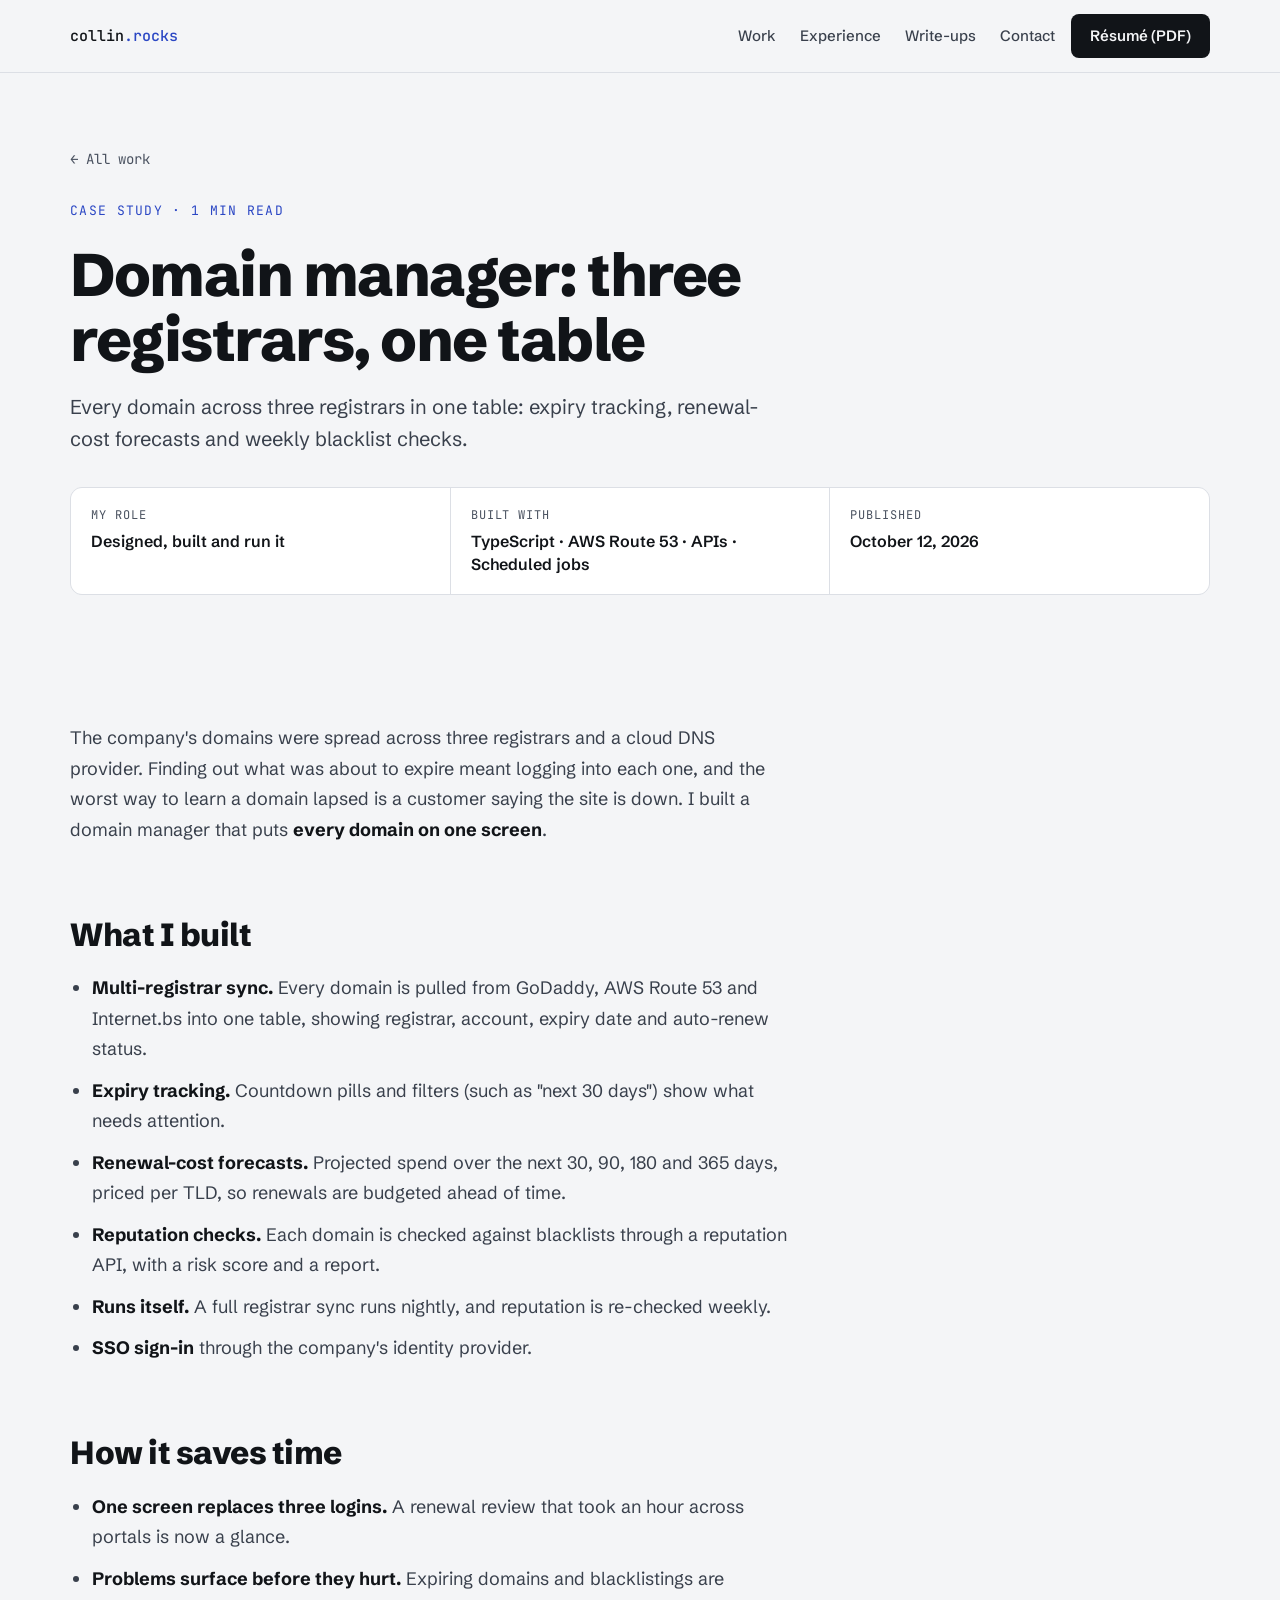
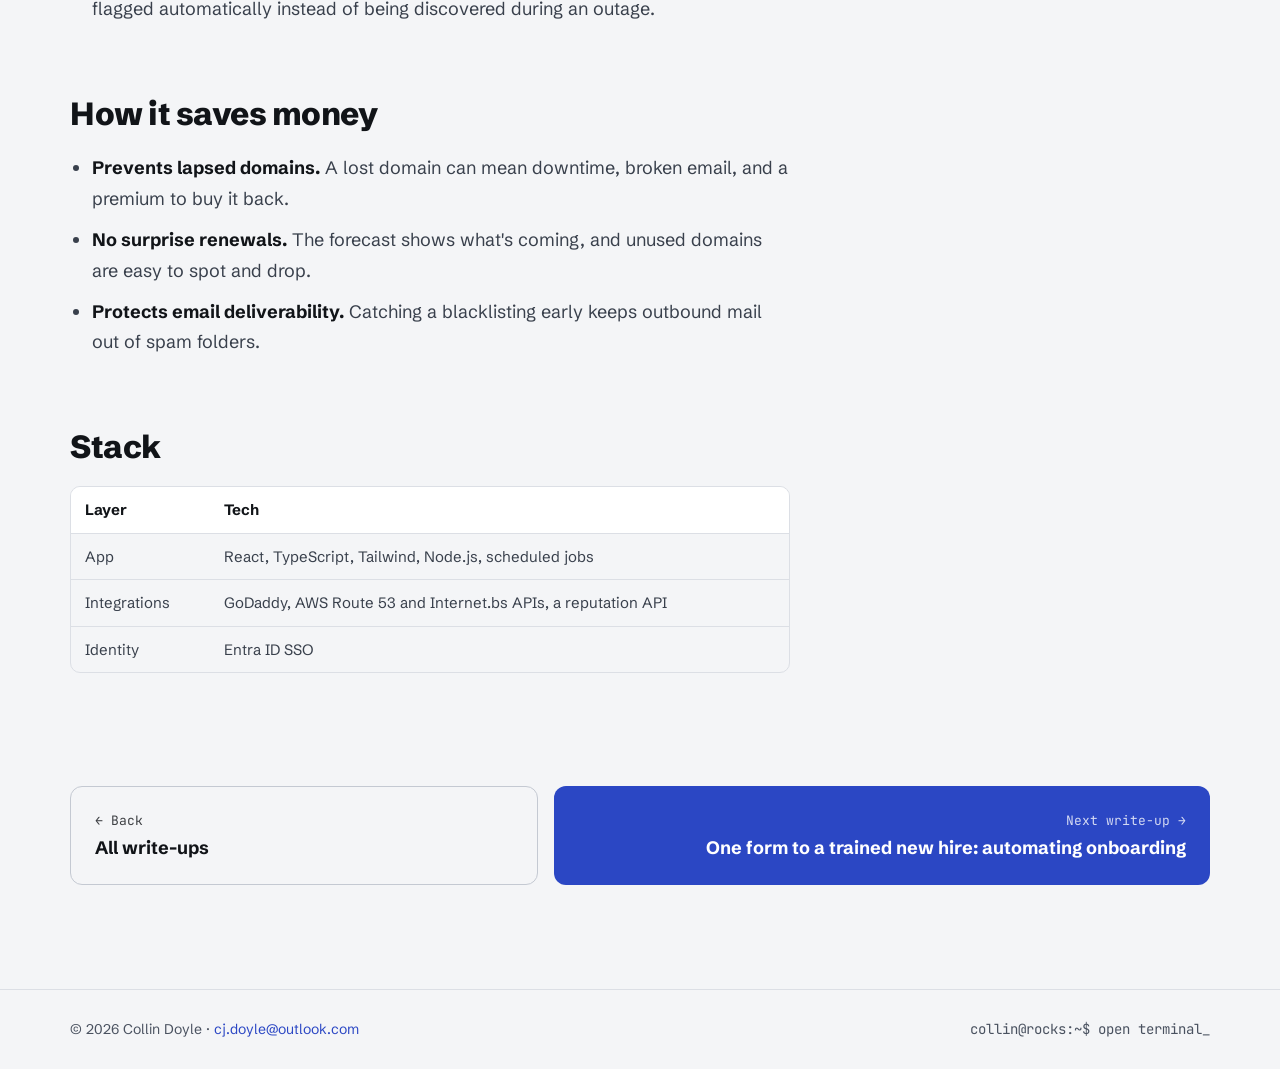
<file: writeups/domain-manager/index.html>
<!DOCTYPE html>
<html lang="en">
<head>
  <meta charset="UTF-8" />
  <meta name="viewport" content="width=device-width, initial-scale=1.0" />
  <title>Domain manager: three registrars, one table — Collin Doyle</title>
  <meta name="description" content="Every domain across three registrars in one table: expiry tracking, renewal-cost forecasts and weekly blacklist checks." />
  <link rel="canonical" href="https://collin.rocks/writeups/domain-manager/" />
  <meta property="og:title" content="Domain manager: three registrars, one table — Collin Doyle" />
  <meta property="og:description" content="Every domain across three registrars in one table: expiry tracking, renewal-cost forecasts and weekly blacklist checks." />
  <meta property="og:type" content="article" />
  <meta property="og:url" content="https://collin.rocks/writeups/domain-manager/" />
  <meta property="og:image" content="https://collin.rocks/assets/og/domain-manager.png" />
  <meta property="og:image:width" content="1200" />
  <meta property="og:image:height" content="630" />
  <meta name="twitter:card" content="summary_large_image" />
  <meta name="twitter:image" content="https://collin.rocks/assets/og/domain-manager.png" />
  <link rel="icon" href="/assets/favicon.svg" type="image/svg+xml" />
  <link rel="preconnect" href="https://fonts.googleapis.com" />
  <link rel="preconnect" href="https://fonts.gstatic.com" crossorigin />
  <link rel="stylesheet" href="https://fonts.googleapis.com/css2?family=Schibsted+Grotesk:wght@400;500;600;700;800&family=JetBrains+Mono:wght@400;500&display=swap" />
  <link rel="stylesheet" href="/css/site.css" />
  <script type="application/ld+json">{"@context":"https://schema.org","@type":"TechArticle","headline":"Domain manager: three registrars, one table","description":"Every domain across three registrars in one table: expiry tracking, renewal-cost forecasts and weekly blacklist checks.","datePublished":"2026-10-12","url":"https://collin.rocks/writeups/domain-manager/","image":"https://collin.rocks/assets/og/domain-manager.png","author":{"@type":"Person","name":"Collin Doyle","url":"https://collin.rocks/"}}</script>
</head>
<body>
  <a class="skip" href="#content">Skip to content</a>
  <header class="site-head">
    <div class="wrap">
      <a class="brand" href="/">collin<span>.rocks</span></a>
      <nav class="nav" aria-label="Primary">
        <a href="/#work">Work</a>
        <a href="/#experience">Experience</a>
        <a href="/writeups/">Write-ups</a>
        <a href="/#contact">Contact</a>
      </nav>
      <a class="btn btn--dark btn--sm head-cta" href="/assets/resume.pdf">Résumé (PDF)</a>
    </div>
  </header>
  <main id="content">
  <article>
    <header class="wrap article-head">
      <a class="back" href="/#work">← All work</a>
      <p class="kicker">Case study · 1 min read</p>
      <h1 class="h1">Domain manager: three registrars, one table</h1>
      <p class="lede">Every domain across three registrars in one table: expiry tracking, renewal-cost forecasts and weekly blacklist checks.</p>
      <dl class="meta">
        <div><dt>My role</dt><dd>Designed, built and run it</dd></div>
        <div><dt>Built with</dt><dd>TypeScript · AWS Route 53 · APIs · Scheduled jobs</dd></div>
        <div><dt>Published</dt><dd>October 12, 2026</dd></div>
      </dl>
    </header>
    <div class="wrap">
      <div class="prose">
<p>The company's domains were spread across three registrars and a cloud DNS provider. Finding out what was about to expire meant logging into each one, and the worst way to learn a domain lapsed is a customer saying the site is down. I built a domain manager that puts <strong>every domain on one screen</strong>.</p>
<h2>What I built</h2>
<ul><li><strong>Multi-registrar sync.</strong> Every domain is pulled from GoDaddy, AWS Route 53 and Internet.bs into one table, showing registrar, account, expiry date and auto-renew status.</li><li><strong>Expiry tracking.</strong> Countdown pills and filters (such as "next 30 days") show what needs attention.</li><li><strong>Renewal-cost forecasts.</strong> Projected spend over the next 30, 90, 180 and 365 days, priced per TLD, so renewals are budgeted ahead of time.</li><li><strong>Reputation checks.</strong> Each domain is checked against blacklists through a reputation API, with a risk score and a report.</li><li><strong>Runs itself.</strong> A full registrar sync runs nightly, and reputation is re-checked weekly.</li><li><strong>SSO sign-in</strong> through the company's identity provider.</li></ul>
<h2>How it saves time</h2>
<ul><li><strong>One screen replaces three logins.</strong> A renewal review that took an hour across portals is now a glance.</li><li><strong>Problems surface before they hurt.</strong> Expiring domains and blacklistings are flagged automatically instead of being discovered during an outage.</li></ul>
<h2>How it saves money</h2>
<ul><li><strong>Prevents lapsed domains.</strong> A lost domain can mean downtime, broken email, and a premium to buy it back.</li><li><strong>No surprise renewals.</strong> The forecast shows what's coming, and unused domains are easy to spot and drop.</li><li><strong>Protects email deliverability.</strong> Catching a blacklisting early keeps outbound mail out of spam folders.</li></ul>
<h2>Stack</h2>
<div class="table-wrap"><table><thead><tr><th>Layer</th><th>Tech</th></tr></thead><tbody><tr><td>App</td><td>React, TypeScript, Tailwind, Node.js, scheduled jobs</td></tr><tr><td>Integrations</td><td>GoDaddy, AWS Route 53 and Internet.bs APIs, a reputation API</td></tr><tr><td>Identity</td><td>Entra ID SSO</td></tr></tbody></table></div>
      </div>
      <nav class="pager" aria-label="More write-ups">
        <a class="pager__back" href="/writeups/"><small>← Back</small><strong>All write-ups</strong></a>
        <a class="pager__next" href="../zero-touch-onboarding/"><small>Next write-up →</small><strong>One form to a trained new hire: automating onboarding</strong></a>
      </nav>
    </div>
  </article>
  </main>
  <footer class="site-foot">
    <div class="wrap">
      <p>© 2026 Collin Doyle · <a href="mailto:cj.doyle@outlook.com">cj.doyle@outlook.com</a></p>
      <a class="term-link" href="/terminal/">collin@rocks:~$ open terminal_</a>
    </div>
  </footer>
</body>
</html>
</file>
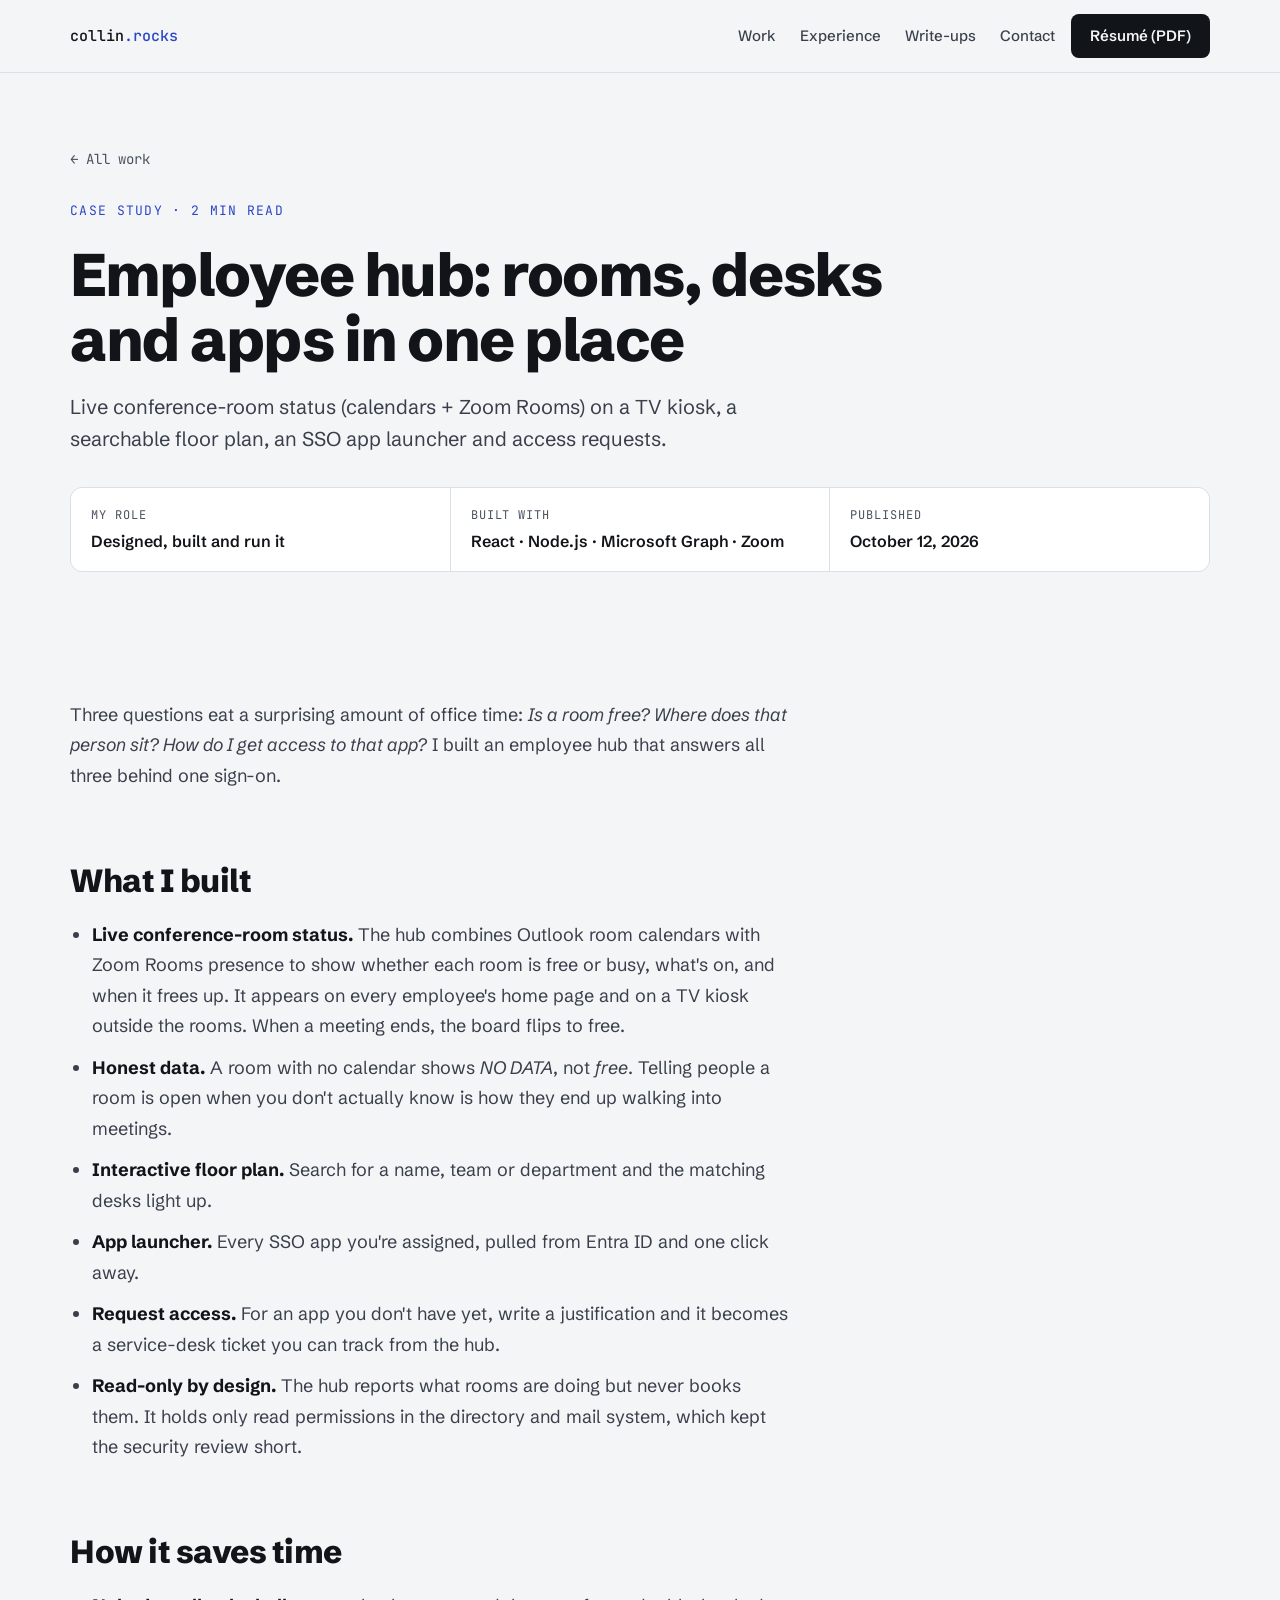
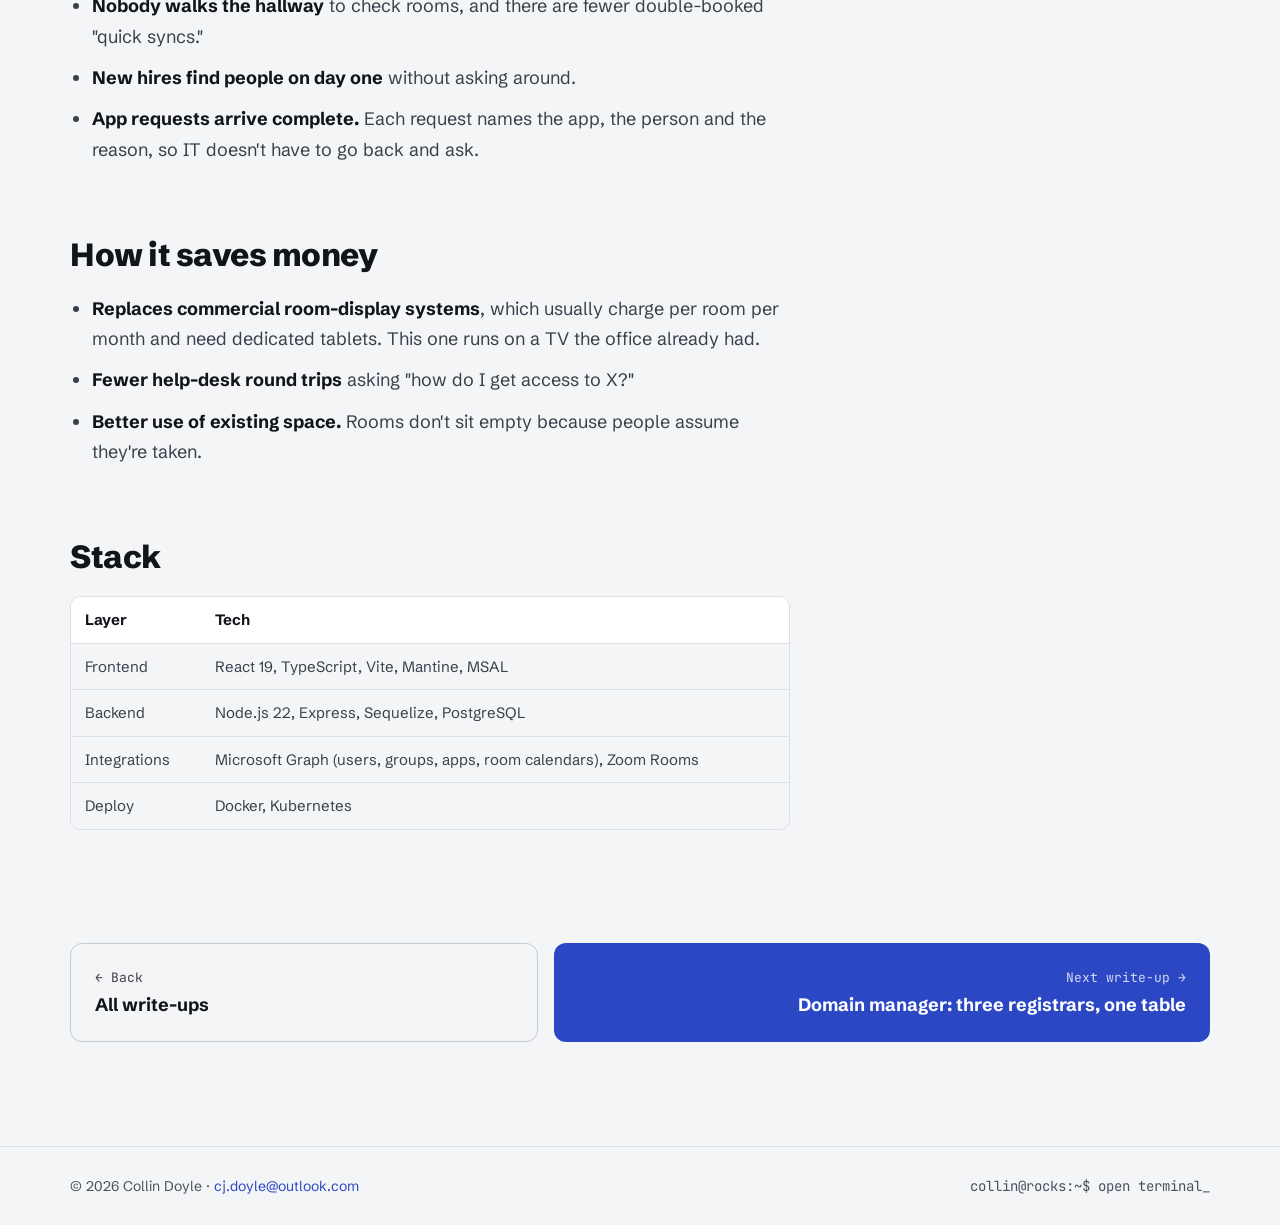
<file: writeups/employee-hub/index.html>
<!DOCTYPE html>
<html lang="en">
<head>
  <meta charset="UTF-8" />
  <meta name="viewport" content="width=device-width, initial-scale=1.0" />
  <title>Employee hub: rooms, desks and apps in one place — Collin Doyle</title>
  <meta name="description" content="Live conference-room status (calendars + Zoom Rooms) on a TV kiosk, a searchable floor plan, an SSO app launcher and access requests." />
  <link rel="canonical" href="https://collin.rocks/writeups/employee-hub/" />
  <meta property="og:title" content="Employee hub: rooms, desks and apps in one place — Collin Doyle" />
  <meta property="og:description" content="Live conference-room status (calendars + Zoom Rooms) on a TV kiosk, a searchable floor plan, an SSO app launcher and access requests." />
  <meta property="og:type" content="article" />
  <meta property="og:url" content="https://collin.rocks/writeups/employee-hub/" />
  <meta property="og:image" content="https://collin.rocks/assets/og/employee-hub.png" />
  <meta property="og:image:width" content="1200" />
  <meta property="og:image:height" content="630" />
  <meta name="twitter:card" content="summary_large_image" />
  <meta name="twitter:image" content="https://collin.rocks/assets/og/employee-hub.png" />
  <link rel="icon" href="/assets/favicon.svg" type="image/svg+xml" />
  <link rel="preconnect" href="https://fonts.googleapis.com" />
  <link rel="preconnect" href="https://fonts.gstatic.com" crossorigin />
  <link rel="stylesheet" href="https://fonts.googleapis.com/css2?family=Schibsted+Grotesk:wght@400;500;600;700;800&family=JetBrains+Mono:wght@400;500&display=swap" />
  <link rel="stylesheet" href="/css/site.css" />
  <script type="application/ld+json">{"@context":"https://schema.org","@type":"TechArticle","headline":"Employee hub: rooms, desks and apps in one place","description":"Live conference-room status (calendars + Zoom Rooms) on a TV kiosk, a searchable floor plan, an SSO app launcher and access requests.","datePublished":"2026-10-12","url":"https://collin.rocks/writeups/employee-hub/","image":"https://collin.rocks/assets/og/employee-hub.png","author":{"@type":"Person","name":"Collin Doyle","url":"https://collin.rocks/"}}</script>
</head>
<body>
  <a class="skip" href="#content">Skip to content</a>
  <header class="site-head">
    <div class="wrap">
      <a class="brand" href="/">collin<span>.rocks</span></a>
      <nav class="nav" aria-label="Primary">
        <a href="/#work">Work</a>
        <a href="/#experience">Experience</a>
        <a href="/writeups/">Write-ups</a>
        <a href="/#contact">Contact</a>
      </nav>
      <a class="btn btn--dark btn--sm head-cta" href="/assets/resume.pdf">Résumé (PDF)</a>
    </div>
  </header>
  <main id="content">
  <article>
    <header class="wrap article-head">
      <a class="back" href="/#work">← All work</a>
      <p class="kicker">Case study · 2 min read</p>
      <h1 class="h1">Employee hub: rooms, desks and apps in one place</h1>
      <p class="lede">Live conference-room status (calendars + Zoom Rooms) on a TV kiosk, a searchable floor plan, an SSO app launcher and access requests.</p>
      <dl class="meta">
        <div><dt>My role</dt><dd>Designed, built and run it</dd></div>
        <div><dt>Built with</dt><dd>React · Node.js · Microsoft Graph · Zoom</dd></div>
        <div><dt>Published</dt><dd>October 12, 2026</dd></div>
      </dl>
    </header>
    <div class="wrap">
      <div class="prose">
<p>Three questions eat a surprising amount of office time: <em>Is a room free? Where does that person sit? How do I get access to that app?</em> I built an employee hub that answers all three behind one sign-on.</p>
<h2>What I built</h2>
<ul><li><strong>Live conference-room status.</strong> The hub combines Outlook room calendars with Zoom Rooms presence to show whether each room is free or busy, what's on, and when it frees up. It appears on every employee's home page and on a TV kiosk outside the rooms. When a meeting ends, the board flips to free.</li><li><strong>Honest data.</strong> A room with no calendar shows <em>NO DATA</em>, not <em>free</em>. Telling people a room is open when you don't actually know is how they end up walking into meetings.</li><li><strong>Interactive floor plan.</strong> Search for a name, team or department and the matching desks light up.</li><li><strong>App launcher.</strong> Every SSO app you're assigned, pulled from Entra ID and one click away.</li><li><strong>Request access.</strong> For an app you don't have yet, write a justification and it becomes a service-desk ticket you can track from the hub.</li><li><strong>Read-only by design.</strong> The hub reports what rooms are doing but never books them. It holds only read permissions in the directory and mail system, which kept the security review short.</li></ul>
<h2>How it saves time</h2>
<ul><li><strong>Nobody walks the hallway</strong> to check rooms, and there are fewer double-booked "quick syncs."</li><li><strong>New hires find people on day one</strong> without asking around.</li><li><strong>App requests arrive complete.</strong> Each request names the app, the person and the reason, so IT doesn't have to go back and ask.</li></ul>
<h2>How it saves money</h2>
<ul><li><strong>Replaces commercial room-display systems</strong>, which usually charge per room per month and need dedicated tablets. This one runs on a TV the office already had.</li><li><strong>Fewer help-desk round trips</strong> asking "how do I get access to X?"</li><li><strong>Better use of existing space.</strong> Rooms don't sit empty because people assume they're taken.</li></ul>
<h2>Stack</h2>
<div class="table-wrap"><table><thead><tr><th>Layer</th><th>Tech</th></tr></thead><tbody><tr><td>Frontend</td><td>React 19, TypeScript, Vite, Mantine, MSAL</td></tr><tr><td>Backend</td><td>Node.js 22, Express, Sequelize, PostgreSQL</td></tr><tr><td>Integrations</td><td>Microsoft Graph (users, groups, apps, room calendars), Zoom Rooms</td></tr><tr><td>Deploy</td><td>Docker, Kubernetes</td></tr></tbody></table></div>
      </div>
      <nav class="pager" aria-label="More write-ups">
        <a class="pager__back" href="/writeups/"><small>← Back</small><strong>All write-ups</strong></a>
        <a class="pager__next" href="../domain-manager/"><small>Next write-up →</small><strong>Domain manager: three registrars, one table</strong></a>
      </nav>
    </div>
  </article>
  </main>
  <footer class="site-foot">
    <div class="wrap">
      <p>© 2026 Collin Doyle · <a href="mailto:cj.doyle@outlook.com">cj.doyle@outlook.com</a></p>
      <a class="term-link" href="/terminal/">collin@rocks:~$ open terminal_</a>
    </div>
  </footer>
</body>
</html>
</file>
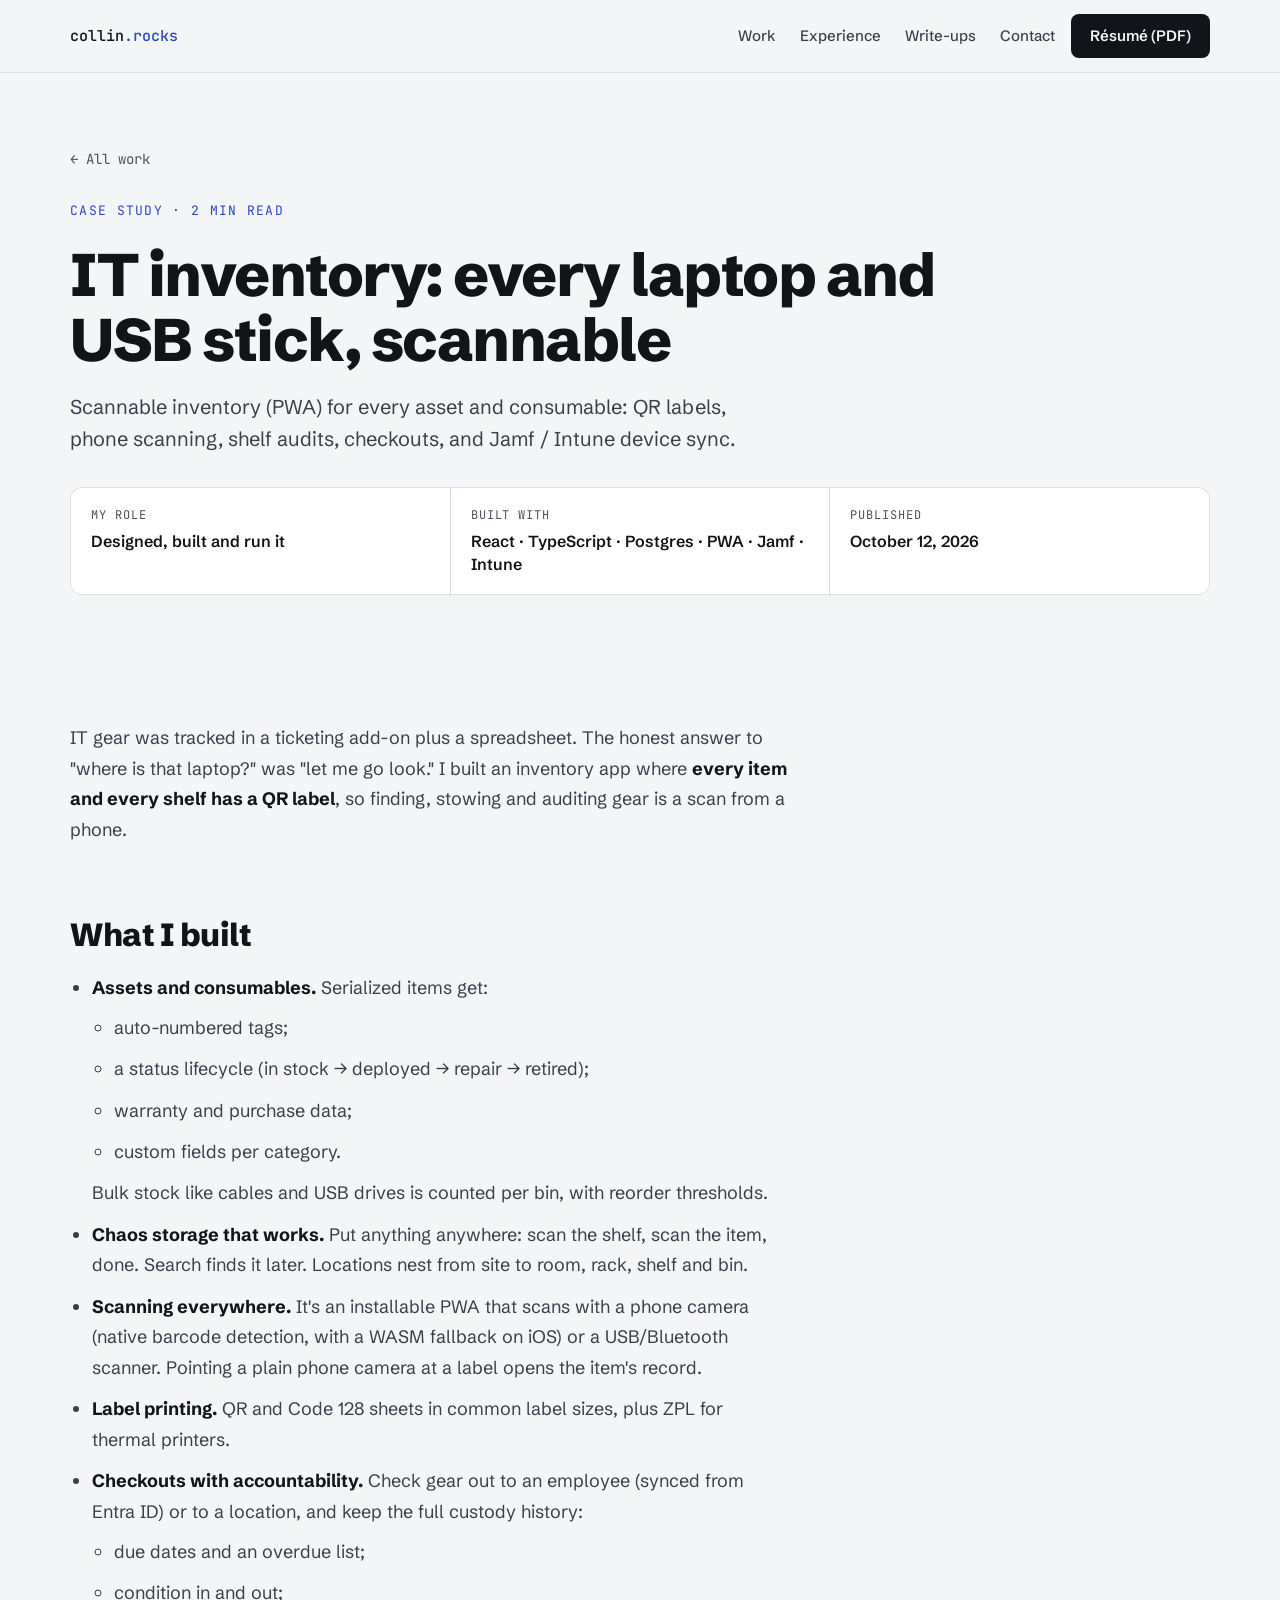
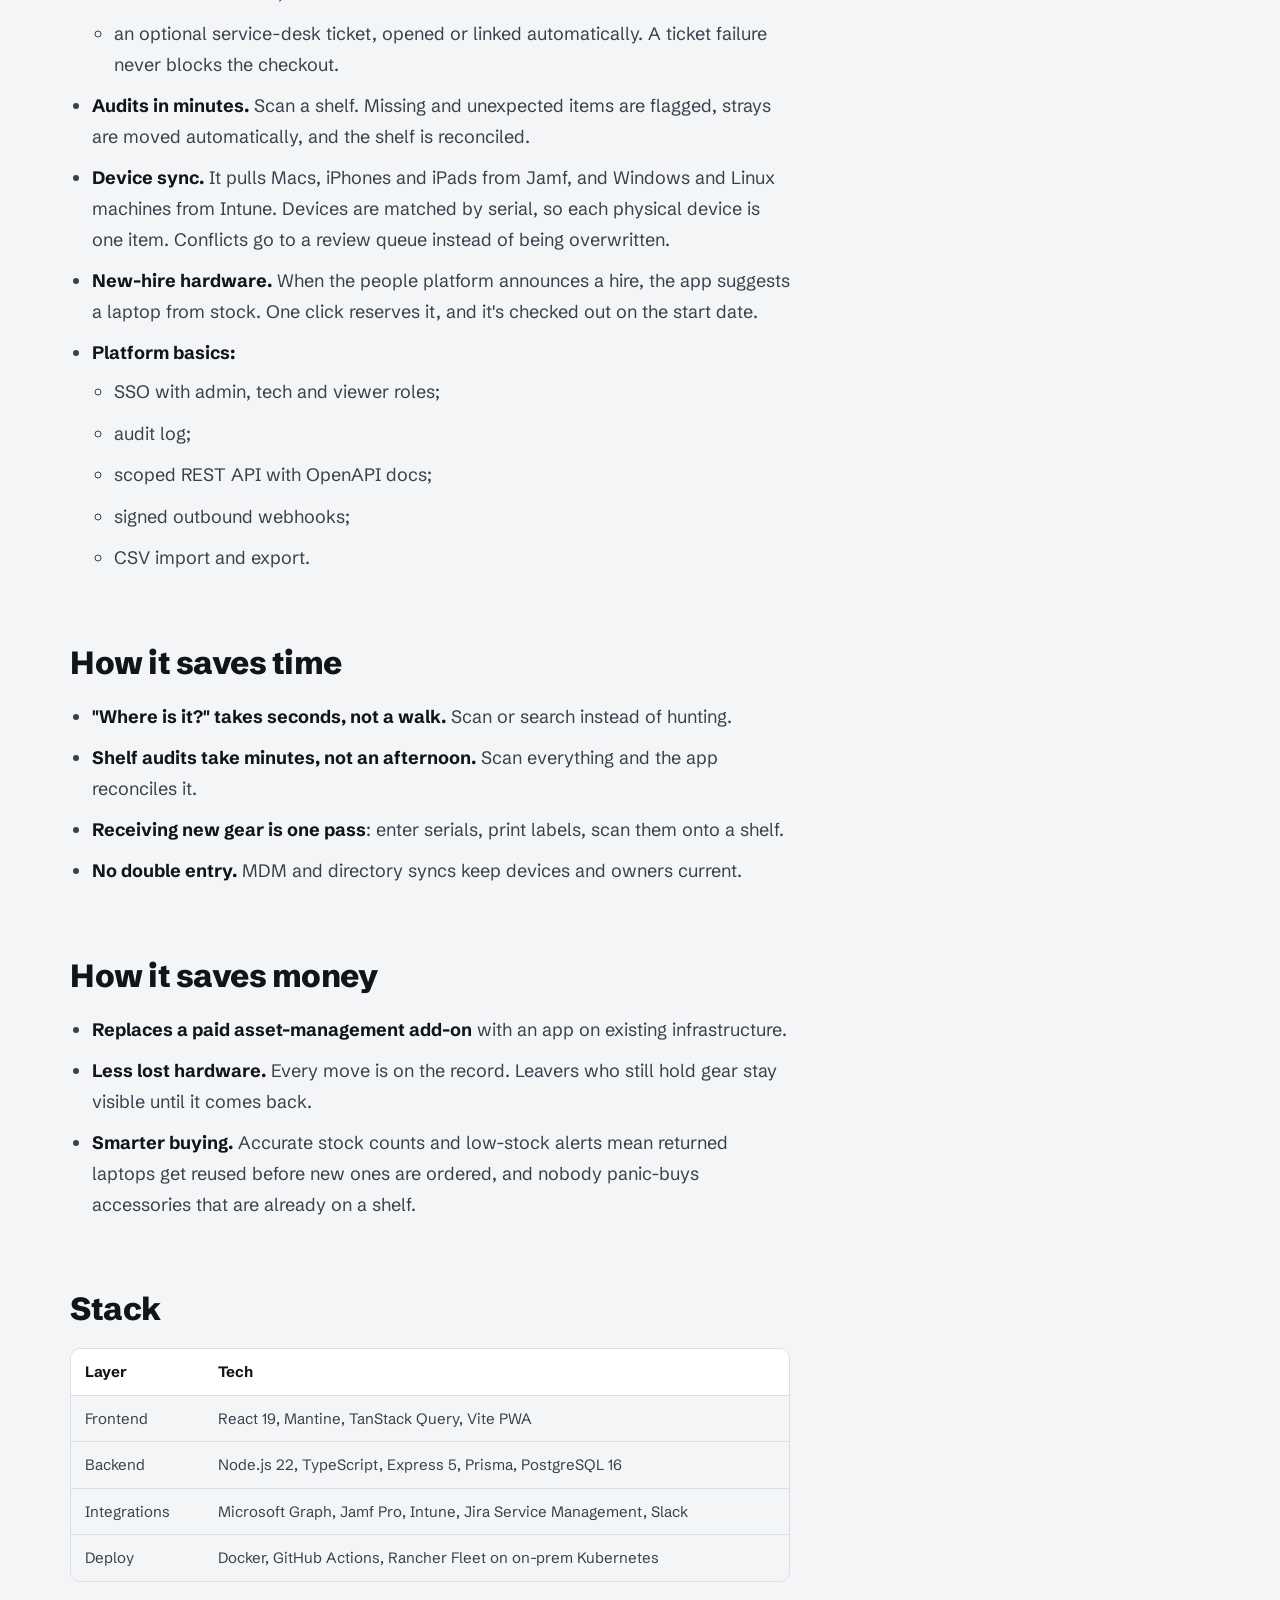
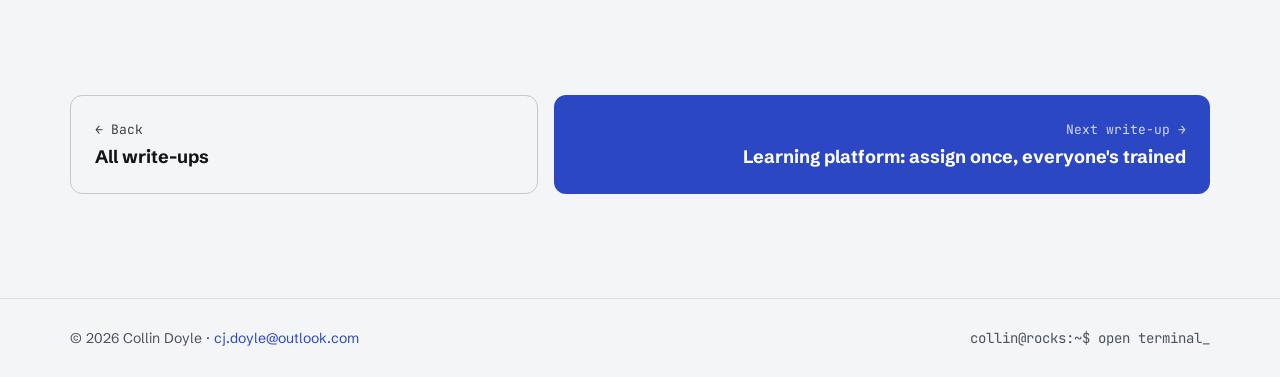
<file: writeups/it-inventory/index.html>
<!DOCTYPE html>
<html lang="en">
<head>
  <meta charset="UTF-8" />
  <meta name="viewport" content="width=device-width, initial-scale=1.0" />
  <title>IT inventory: every laptop and USB stick, scannable — Collin Doyle</title>
  <meta name="description" content="Scannable inventory (PWA) for every asset and consumable: QR labels, phone scanning, shelf audits, checkouts, and Jamf / Intune device sync." />
  <link rel="canonical" href="https://collin.rocks/writeups/it-inventory/" />
  <meta property="og:title" content="IT inventory: every laptop and USB stick, scannable — Collin Doyle" />
  <meta property="og:description" content="Scannable inventory (PWA) for every asset and consumable: QR labels, phone scanning, shelf audits, checkouts, and Jamf / Intune device sync." />
  <meta property="og:type" content="article" />
  <meta property="og:url" content="https://collin.rocks/writeups/it-inventory/" />
  <meta property="og:image" content="https://collin.rocks/assets/og/it-inventory.png" />
  <meta property="og:image:width" content="1200" />
  <meta property="og:image:height" content="630" />
  <meta name="twitter:card" content="summary_large_image" />
  <meta name="twitter:image" content="https://collin.rocks/assets/og/it-inventory.png" />
  <link rel="icon" href="/assets/favicon.svg" type="image/svg+xml" />
  <link rel="preconnect" href="https://fonts.googleapis.com" />
  <link rel="preconnect" href="https://fonts.gstatic.com" crossorigin />
  <link rel="stylesheet" href="https://fonts.googleapis.com/css2?family=Schibsted+Grotesk:wght@400;500;600;700;800&family=JetBrains+Mono:wght@400;500&display=swap" />
  <link rel="stylesheet" href="/css/site.css" />
  <script type="application/ld+json">{"@context":"https://schema.org","@type":"TechArticle","headline":"IT inventory: every laptop and USB stick, scannable","description":"Scannable inventory (PWA) for every asset and consumable: QR labels, phone scanning, shelf audits, checkouts, and Jamf / Intune device sync.","datePublished":"2026-10-12","url":"https://collin.rocks/writeups/it-inventory/","image":"https://collin.rocks/assets/og/it-inventory.png","author":{"@type":"Person","name":"Collin Doyle","url":"https://collin.rocks/"}}</script>
</head>
<body>
  <a class="skip" href="#content">Skip to content</a>
  <header class="site-head">
    <div class="wrap">
      <a class="brand" href="/">collin<span>.rocks</span></a>
      <nav class="nav" aria-label="Primary">
        <a href="/#work">Work</a>
        <a href="/#experience">Experience</a>
        <a href="/writeups/">Write-ups</a>
        <a href="/#contact">Contact</a>
      </nav>
      <a class="btn btn--dark btn--sm head-cta" href="/assets/resume.pdf">Résumé (PDF)</a>
    </div>
  </header>
  <main id="content">
  <article>
    <header class="wrap article-head">
      <a class="back" href="/#work">← All work</a>
      <p class="kicker">Case study · 2 min read</p>
      <h1 class="h1">IT inventory: every laptop and USB stick, scannable</h1>
      <p class="lede">Scannable inventory (PWA) for every asset and consumable: QR labels, phone scanning, shelf audits, checkouts, and Jamf / Intune device sync.</p>
      <dl class="meta">
        <div><dt>My role</dt><dd>Designed, built and run it</dd></div>
        <div><dt>Built with</dt><dd>React · TypeScript · Postgres · PWA · Jamf · Intune</dd></div>
        <div><dt>Published</dt><dd>October 12, 2026</dd></div>
      </dl>
    </header>
    <div class="wrap">
      <div class="prose">
<p>IT gear was tracked in a ticketing add-on plus a spreadsheet. The honest answer to "where is that laptop?" was "let me go look." I built an inventory app where <strong>every item and every shelf has a QR label</strong>, so finding, stowing and auditing gear is a scan from a phone.</p>
<h2>What I built</h2>
<ul><li><strong>Assets and consumables.</strong> Serialized items get:<ul><li>auto-numbered tags;</li><li>a status lifecycle (in stock → deployed → repair → retired);</li><li>warranty and purchase data;</li><li>custom fields per category.</li></ul><p>Bulk stock like cables and USB drives is counted per bin, with reorder thresholds.</p></li><li><strong>Chaos storage that works.</strong> Put anything anywhere: scan the shelf, scan the item, done. Search finds it later. Locations nest from site to room, rack, shelf and bin.</li><li><strong>Scanning everywhere.</strong> It's an installable PWA that scans with a phone camera (native barcode detection, with a WASM fallback on iOS) or a USB/Bluetooth scanner. Pointing a plain phone camera at a label opens the item's record.</li><li><strong>Label printing.</strong> QR and Code 128 sheets in common label sizes, plus ZPL for thermal printers.</li><li><strong>Checkouts with accountability.</strong> Check gear out to an employee (synced from Entra ID) or to a location, and keep the full custody history:<ul><li>due dates and an overdue list;</li><li>condition in and out;</li><li>an optional service-desk ticket, opened or linked automatically. A ticket failure never blocks the checkout.</li></ul></li><li><strong>Audits in minutes.</strong> Scan a shelf. Missing and unexpected items are flagged, strays are moved automatically, and the shelf is reconciled.</li><li><strong>Device sync.</strong> It pulls Macs, iPhones and iPads from Jamf, and Windows and Linux machines from Intune. Devices are matched by serial, so each physical device is one item. Conflicts go to a review queue instead of being overwritten.</li><li><strong>New-hire hardware.</strong> When the people platform announces a hire, the app suggests a laptop from stock. One click reserves it, and it's checked out on the start date.</li><li><strong>Platform basics:</strong><ul><li>SSO with admin, tech and viewer roles;</li><li>audit log;</li><li>scoped REST API with OpenAPI docs;</li><li>signed outbound webhooks;</li><li>CSV import and export.</li></ul></li></ul>
<h2>How it saves time</h2>
<ul><li><strong>"Where is it?" takes seconds, not a walk.</strong> Scan or search instead of hunting.</li><li><strong>Shelf audits take minutes, not an afternoon.</strong> Scan everything and the app reconciles it.</li><li><strong>Receiving new gear is one pass</strong>: enter serials, print labels, scan them onto a shelf.</li><li><strong>No double entry.</strong> MDM and directory syncs keep devices and owners current.</li></ul>
<h2>How it saves money</h2>
<ul><li><strong>Replaces a paid asset-management add-on</strong> with an app on existing infrastructure.</li><li><strong>Less lost hardware.</strong> Every move is on the record. Leavers who still hold gear stay visible until it comes back.</li><li><strong>Smarter buying.</strong> Accurate stock counts and low-stock alerts mean returned laptops get reused before new ones are ordered, and nobody panic-buys accessories that are already on a shelf.</li></ul>
<h2>Stack</h2>
<div class="table-wrap"><table><thead><tr><th>Layer</th><th>Tech</th></tr></thead><tbody><tr><td>Frontend</td><td>React 19, Mantine, TanStack Query, Vite PWA</td></tr><tr><td>Backend</td><td>Node.js 22, TypeScript, Express 5, Prisma, PostgreSQL 16</td></tr><tr><td>Integrations</td><td>Microsoft Graph, Jamf Pro, Intune, Jira Service Management, Slack</td></tr><tr><td>Deploy</td><td>Docker, GitHub Actions, Rancher Fleet on on-prem Kubernetes</td></tr></tbody></table></div>
      </div>
      <nav class="pager" aria-label="More write-ups">
        <a class="pager__back" href="/writeups/"><small>← Back</small><strong>All write-ups</strong></a>
        <a class="pager__next" href="../learning-platform/"><small>Next write-up →</small><strong>Learning platform: assign once, everyone's trained</strong></a>
      </nav>
    </div>
  </article>
  </main>
  <footer class="site-foot">
    <div class="wrap">
      <p>© 2026 Collin Doyle · <a href="mailto:cj.doyle@outlook.com">cj.doyle@outlook.com</a></p>
      <a class="term-link" href="/terminal/">collin@rocks:~$ open terminal_</a>
    </div>
  </footer>
</body>
</html>
</file>
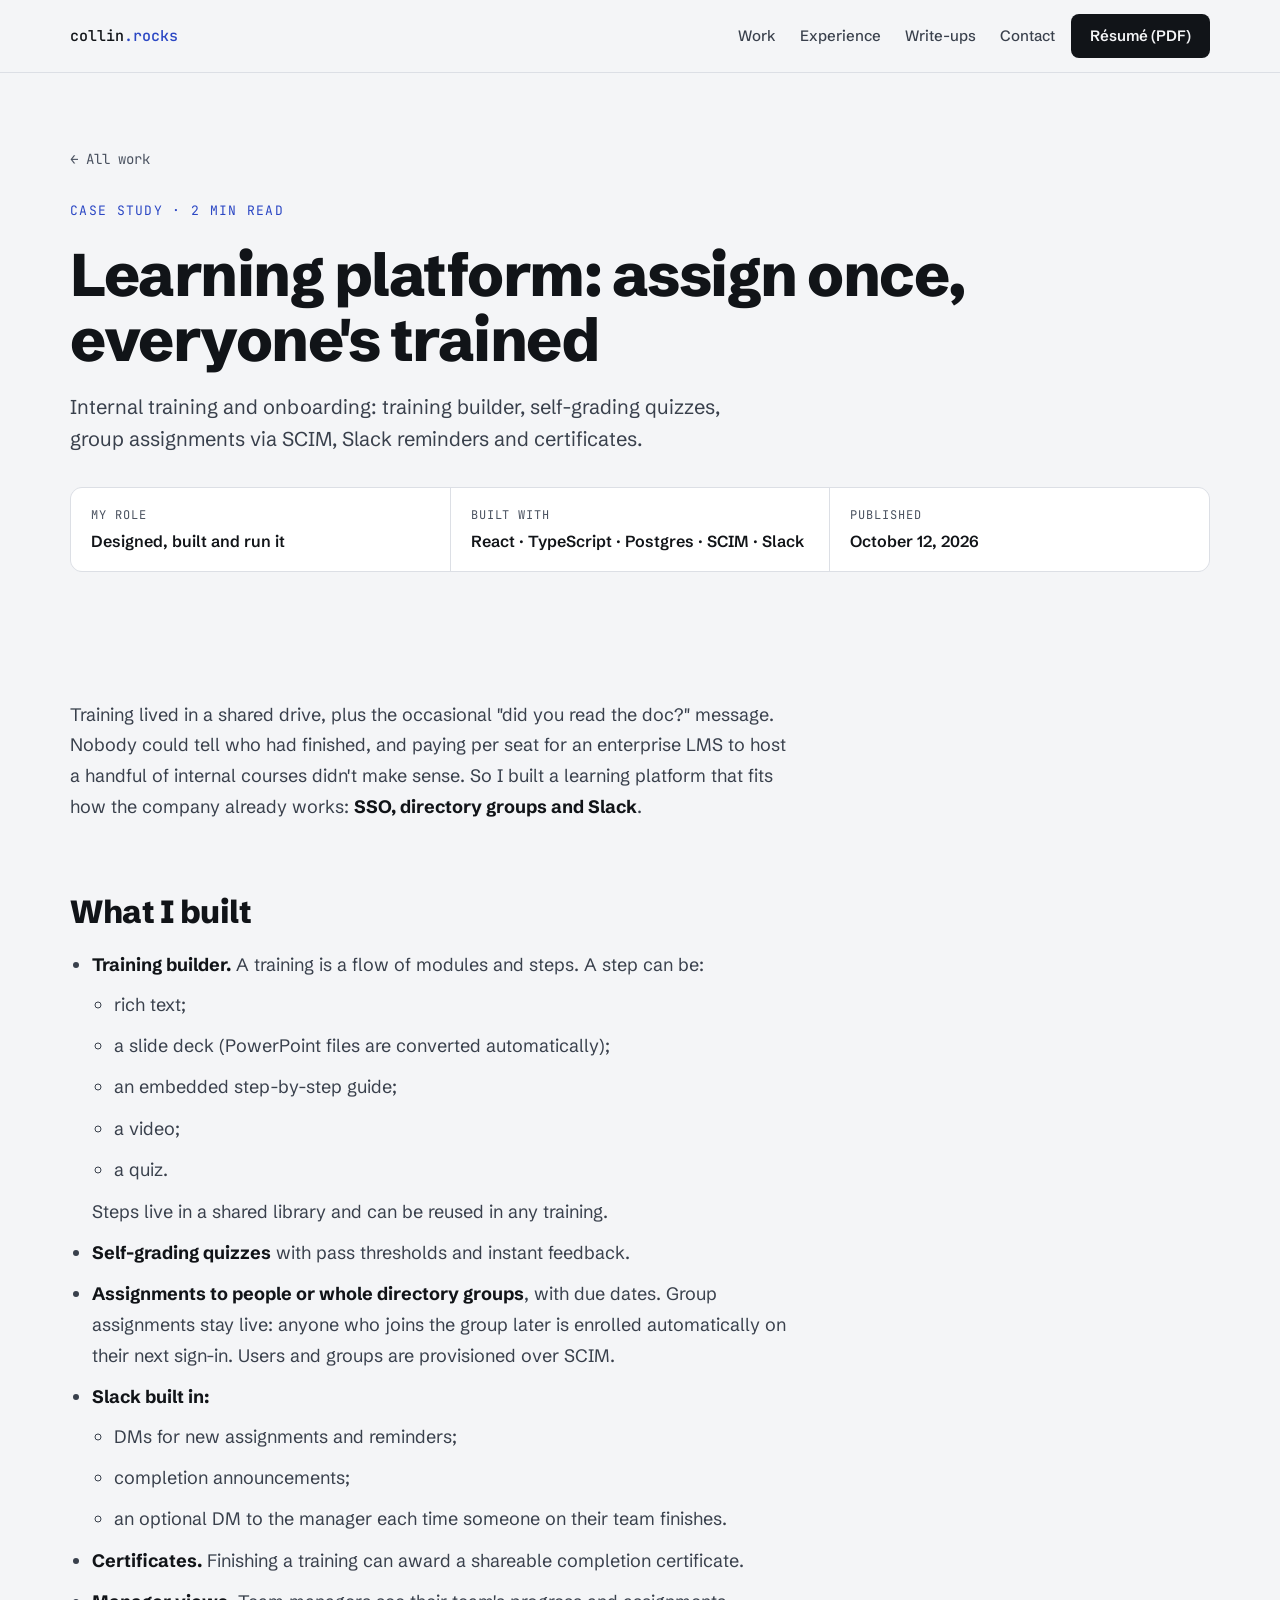
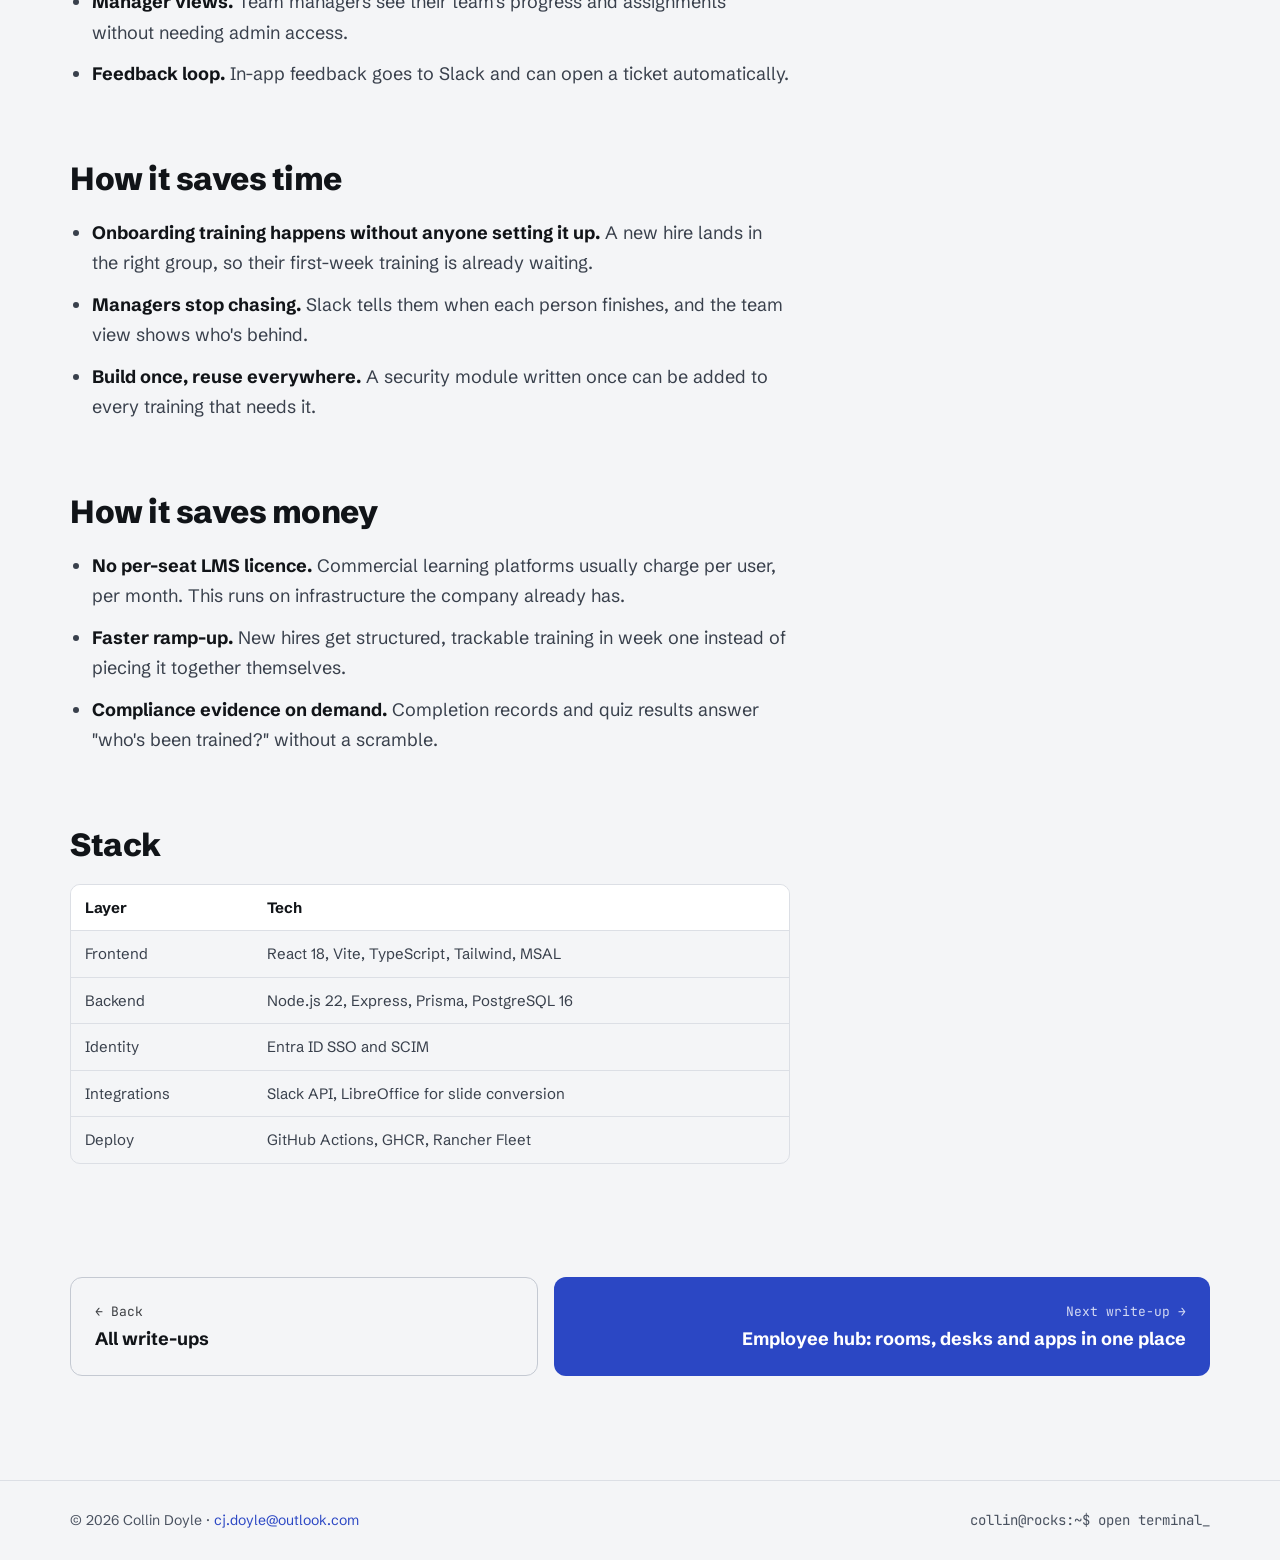
<file: writeups/learning-platform/index.html>
<!DOCTYPE html>
<html lang="en">
<head>
  <meta charset="UTF-8" />
  <meta name="viewport" content="width=device-width, initial-scale=1.0" />
  <title>Learning platform: assign once, everyone's trained — Collin Doyle</title>
  <meta name="description" content="Internal training and onboarding: training builder, self-grading quizzes, group assignments via SCIM, Slack reminders and certificates." />
  <link rel="canonical" href="https://collin.rocks/writeups/learning-platform/" />
  <meta property="og:title" content="Learning platform: assign once, everyone's trained — Collin Doyle" />
  <meta property="og:description" content="Internal training and onboarding: training builder, self-grading quizzes, group assignments via SCIM, Slack reminders and certificates." />
  <meta property="og:type" content="article" />
  <meta property="og:url" content="https://collin.rocks/writeups/learning-platform/" />
  <meta property="og:image" content="https://collin.rocks/assets/og/learning-platform.png" />
  <meta property="og:image:width" content="1200" />
  <meta property="og:image:height" content="630" />
  <meta name="twitter:card" content="summary_large_image" />
  <meta name="twitter:image" content="https://collin.rocks/assets/og/learning-platform.png" />
  <link rel="icon" href="/assets/favicon.svg" type="image/svg+xml" />
  <link rel="preconnect" href="https://fonts.googleapis.com" />
  <link rel="preconnect" href="https://fonts.gstatic.com" crossorigin />
  <link rel="stylesheet" href="https://fonts.googleapis.com/css2?family=Schibsted+Grotesk:wght@400;500;600;700;800&family=JetBrains+Mono:wght@400;500&display=swap" />
  <link rel="stylesheet" href="/css/site.css" />
  <script type="application/ld+json">{"@context":"https://schema.org","@type":"TechArticle","headline":"Learning platform: assign once, everyone's trained","description":"Internal training and onboarding: training builder, self-grading quizzes, group assignments via SCIM, Slack reminders and certificates.","datePublished":"2026-10-12","url":"https://collin.rocks/writeups/learning-platform/","image":"https://collin.rocks/assets/og/learning-platform.png","author":{"@type":"Person","name":"Collin Doyle","url":"https://collin.rocks/"}}</script>
</head>
<body>
  <a class="skip" href="#content">Skip to content</a>
  <header class="site-head">
    <div class="wrap">
      <a class="brand" href="/">collin<span>.rocks</span></a>
      <nav class="nav" aria-label="Primary">
        <a href="/#work">Work</a>
        <a href="/#experience">Experience</a>
        <a href="/writeups/">Write-ups</a>
        <a href="/#contact">Contact</a>
      </nav>
      <a class="btn btn--dark btn--sm head-cta" href="/assets/resume.pdf">Résumé (PDF)</a>
    </div>
  </header>
  <main id="content">
  <article>
    <header class="wrap article-head">
      <a class="back" href="/#work">← All work</a>
      <p class="kicker">Case study · 2 min read</p>
      <h1 class="h1">Learning platform: assign once, everyone's trained</h1>
      <p class="lede">Internal training and onboarding: training builder, self-grading quizzes, group assignments via SCIM, Slack reminders and certificates.</p>
      <dl class="meta">
        <div><dt>My role</dt><dd>Designed, built and run it</dd></div>
        <div><dt>Built with</dt><dd>React · TypeScript · Postgres · SCIM · Slack</dd></div>
        <div><dt>Published</dt><dd>October 12, 2026</dd></div>
      </dl>
    </header>
    <div class="wrap">
      <div class="prose">
<p>Training lived in a shared drive, plus the occasional "did you read the doc?" message. Nobody could tell who had finished, and paying per seat for an enterprise LMS to host a handful of internal courses didn't make sense. So I built a learning platform that fits how the company already works: <strong>SSO, directory groups and Slack</strong>.</p>
<h2>What I built</h2>
<ul><li><strong>Training builder.</strong> A training is a flow of modules and steps. A step can be:<ul><li>rich text;</li><li>a slide deck (PowerPoint files are converted automatically);</li><li>an embedded step-by-step guide;</li><li>a video;</li><li>a quiz.</li></ul><p>Steps live in a shared library and can be reused in any training.</p></li><li><strong>Self-grading quizzes</strong> with pass thresholds and instant feedback.</li><li><strong>Assignments to people or whole directory groups</strong>, with due dates. Group assignments stay live: anyone who joins the group later is enrolled automatically on their next sign-in. Users and groups are provisioned over SCIM.</li><li><strong>Slack built in:</strong><ul><li>DMs for new assignments and reminders;</li><li>completion announcements;</li><li>an optional DM to the manager each time someone on their team finishes.</li></ul></li><li><strong>Certificates.</strong> Finishing a training can award a shareable completion certificate.</li><li><strong>Manager views.</strong> Team managers see their team's progress and assignments without needing admin access.</li><li><strong>Feedback loop.</strong> In-app feedback goes to Slack and can open a ticket automatically.</li></ul>
<h2>How it saves time</h2>
<ul><li><strong>Onboarding training happens without anyone setting it up.</strong> A new hire lands in the right group, so their first-week training is already waiting.</li><li><strong>Managers stop chasing.</strong> Slack tells them when each person finishes, and the team view shows who's behind.</li><li><strong>Build once, reuse everywhere.</strong> A security module written once can be added to every training that needs it.</li></ul>
<h2>How it saves money</h2>
<ul><li><strong>No per-seat LMS licence.</strong> Commercial learning platforms usually charge per user, per month. This runs on infrastructure the company already has.</li><li><strong>Faster ramp-up.</strong> New hires get structured, trackable training in week one instead of piecing it together themselves.</li><li><strong>Compliance evidence on demand.</strong> Completion records and quiz results answer "who's been trained?" without a scramble.</li></ul>
<h2>Stack</h2>
<div class="table-wrap"><table><thead><tr><th>Layer</th><th>Tech</th></tr></thead><tbody><tr><td>Frontend</td><td>React 18, Vite, TypeScript, Tailwind, MSAL</td></tr><tr><td>Backend</td><td>Node.js 22, Express, Prisma, PostgreSQL 16</td></tr><tr><td>Identity</td><td>Entra ID SSO and SCIM</td></tr><tr><td>Integrations</td><td>Slack API, LibreOffice for slide conversion</td></tr><tr><td>Deploy</td><td>GitHub Actions, GHCR, Rancher Fleet</td></tr></tbody></table></div>
      </div>
      <nav class="pager" aria-label="More write-ups">
        <a class="pager__back" href="/writeups/"><small>← Back</small><strong>All write-ups</strong></a>
        <a class="pager__next" href="../employee-hub/"><small>Next write-up →</small><strong>Employee hub: rooms, desks and apps in one place</strong></a>
      </nav>
    </div>
  </article>
  </main>
  <footer class="site-foot">
    <div class="wrap">
      <p>© 2026 Collin Doyle · <a href="mailto:cj.doyle@outlook.com">cj.doyle@outlook.com</a></p>
      <a class="term-link" href="/terminal/">collin@rocks:~$ open terminal_</a>
    </div>
  </footer>
</body>
</html>
</file>
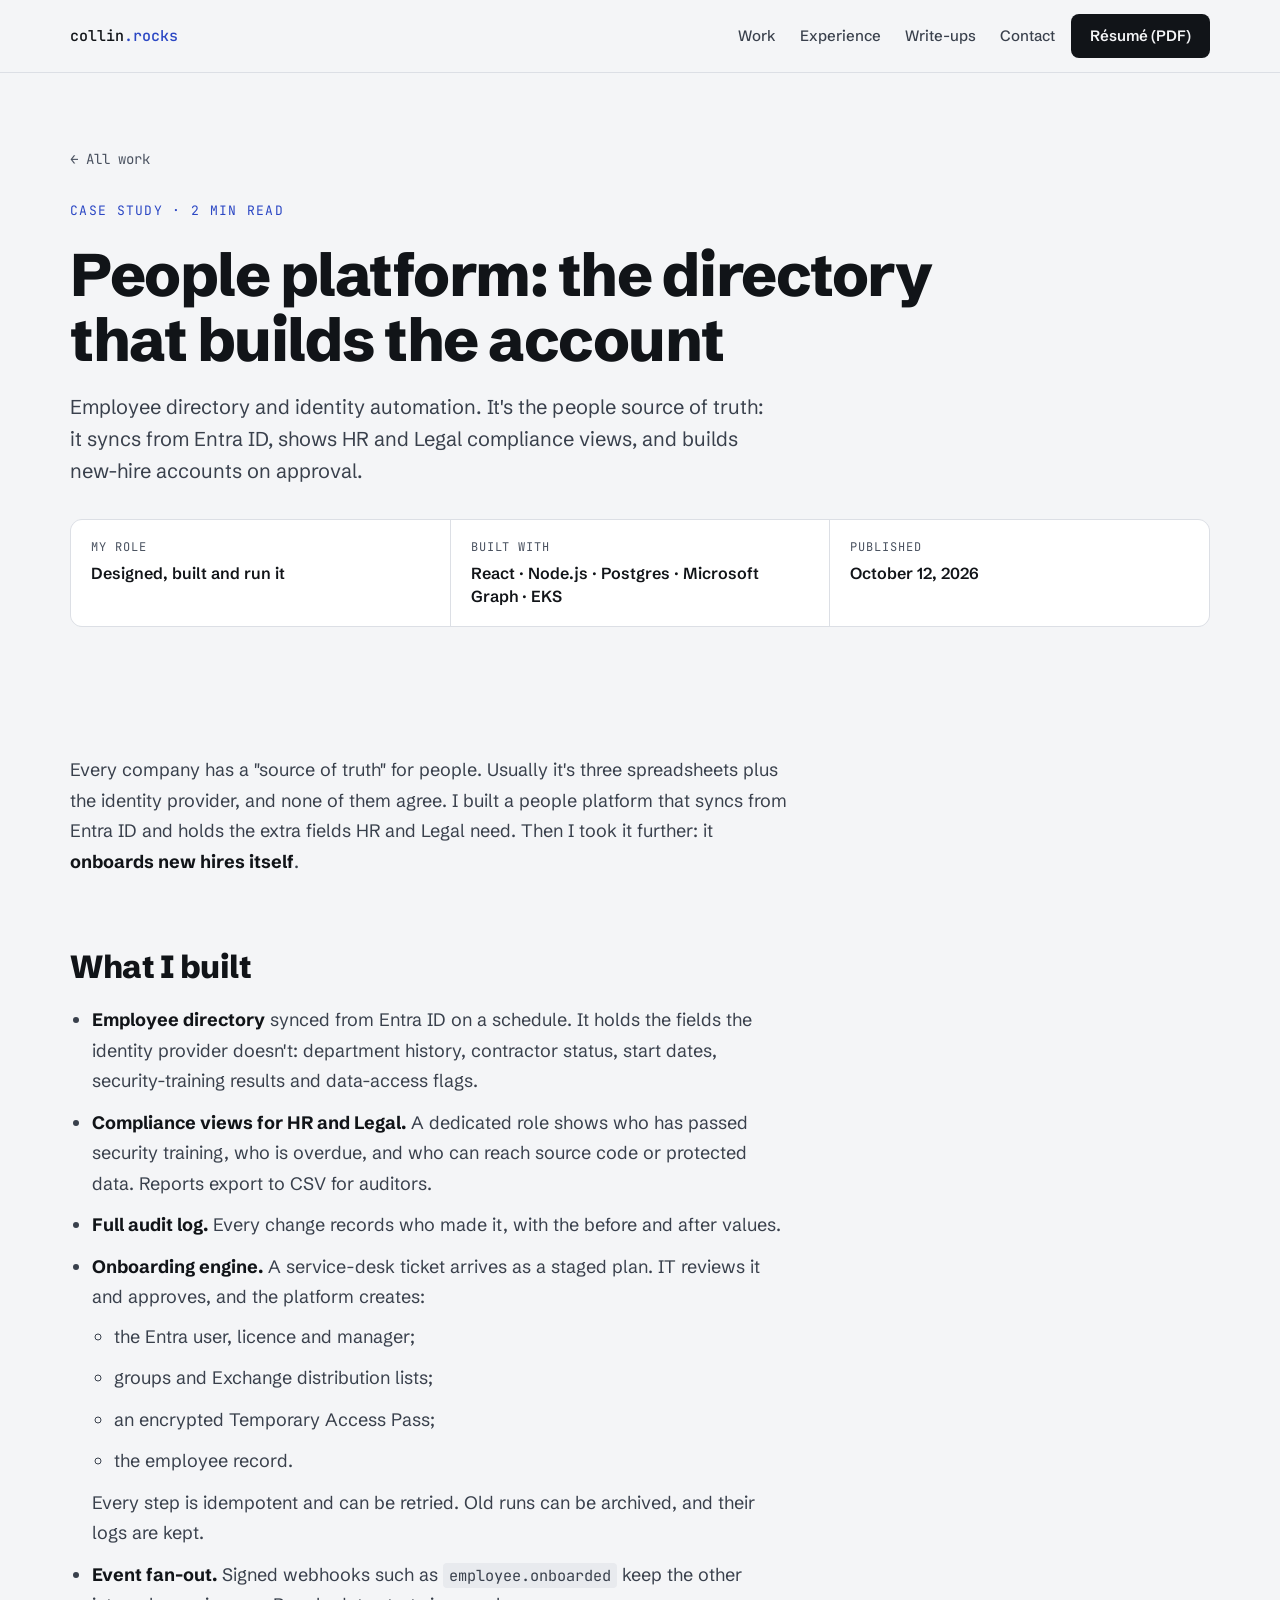
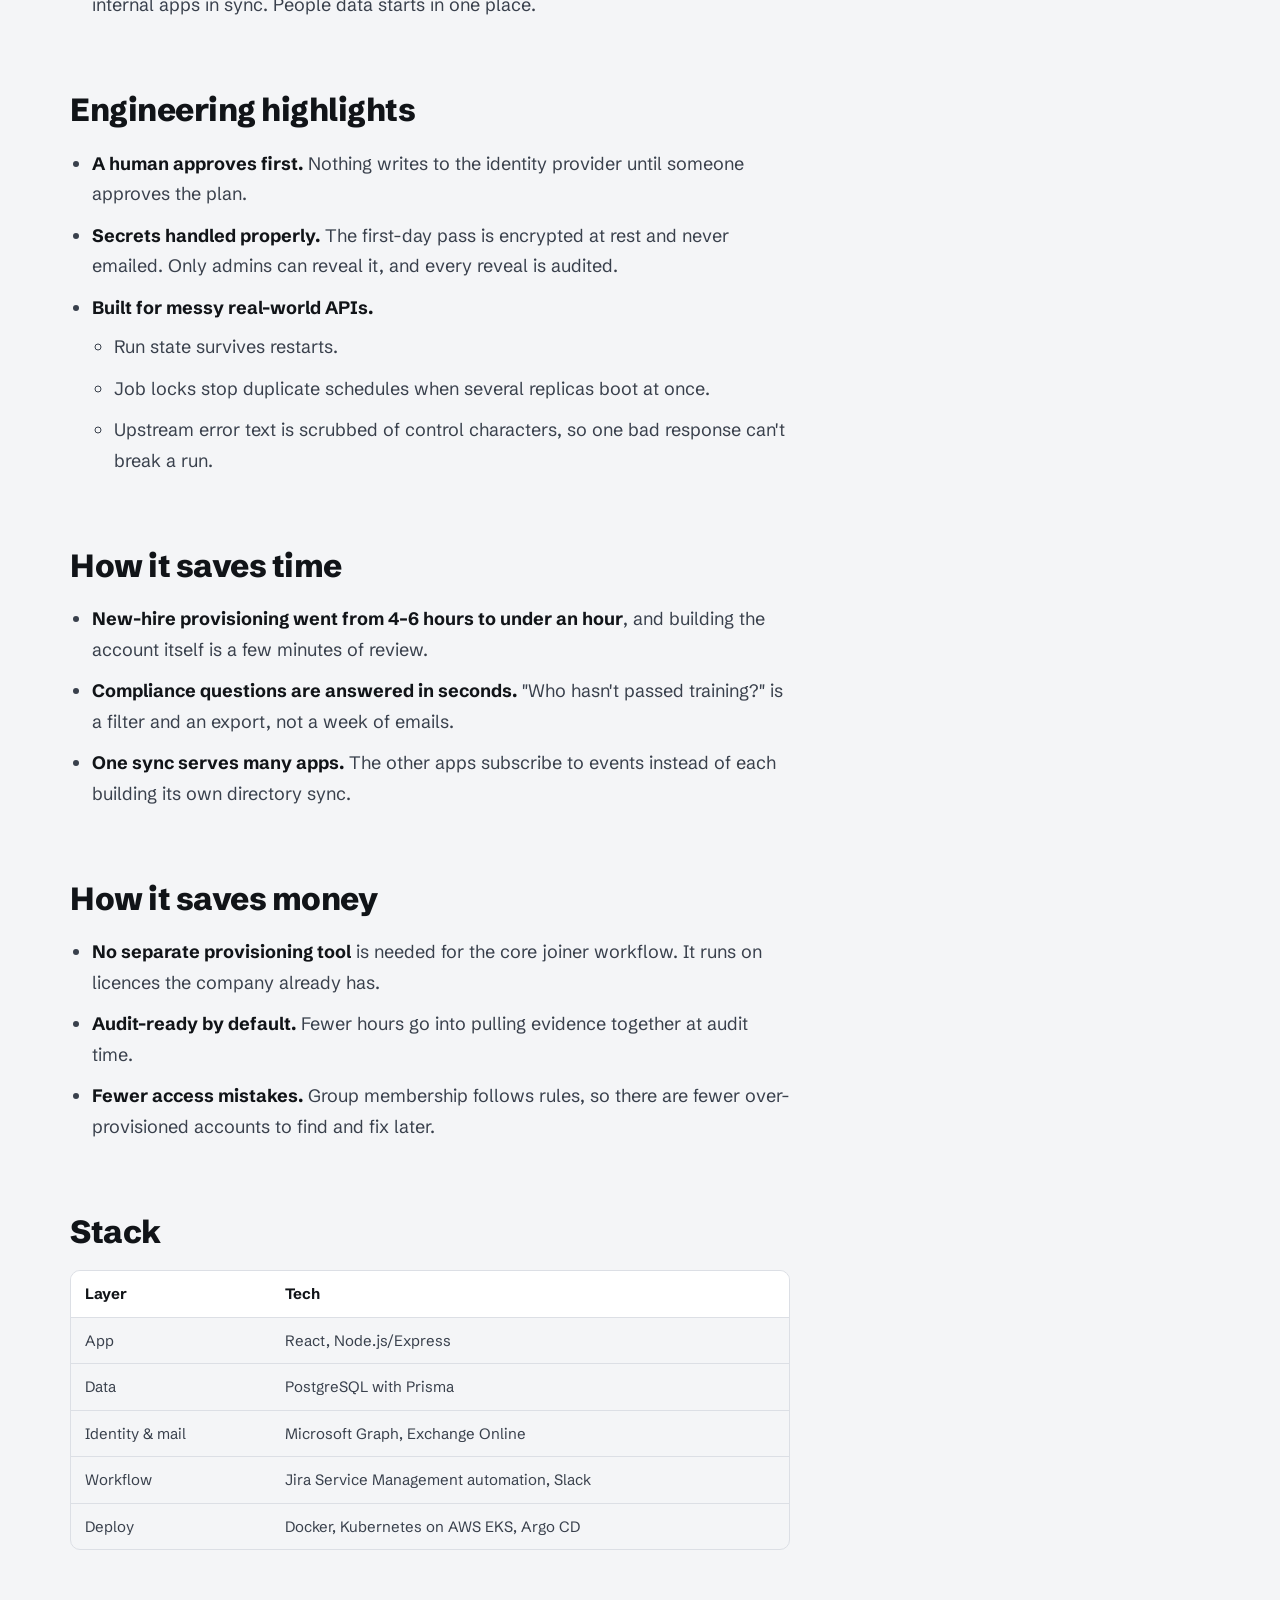
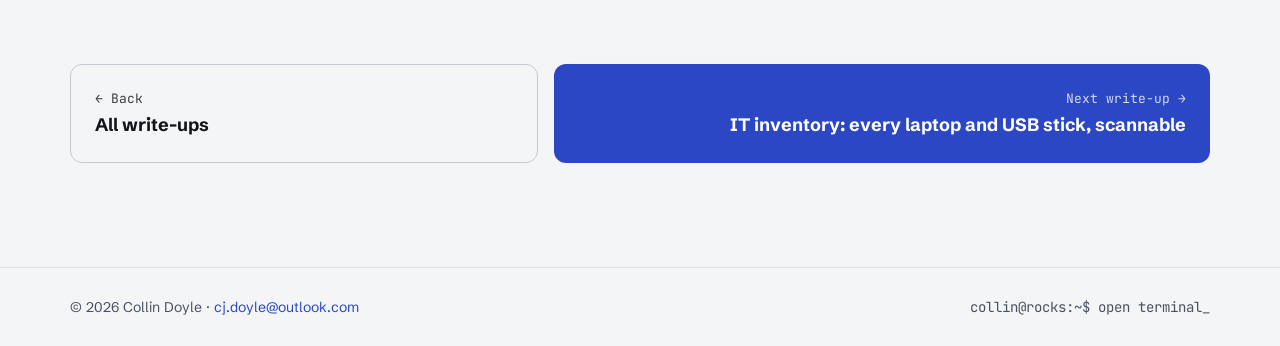
<file: writeups/people-platform/index.html>
<!DOCTYPE html>
<html lang="en">
<head>
  <meta charset="UTF-8" />
  <meta name="viewport" content="width=device-width, initial-scale=1.0" />
  <title>People platform: the directory that builds the account — Collin Doyle</title>
  <meta name="description" content="Employee directory and identity automation. It's the people source of truth: it syncs from Entra ID, shows HR and Legal compliance views, and builds new-hire accounts on approval." />
  <link rel="canonical" href="https://collin.rocks/writeups/people-platform/" />
  <meta property="og:title" content="People platform: the directory that builds the account — Collin Doyle" />
  <meta property="og:description" content="Employee directory and identity automation. It's the people source of truth: it syncs from Entra ID, shows HR and Legal compliance views, and builds new-hire accounts on approval." />
  <meta property="og:type" content="article" />
  <meta property="og:url" content="https://collin.rocks/writeups/people-platform/" />
  <meta property="og:image" content="https://collin.rocks/assets/og/people-platform.png" />
  <meta property="og:image:width" content="1200" />
  <meta property="og:image:height" content="630" />
  <meta name="twitter:card" content="summary_large_image" />
  <meta name="twitter:image" content="https://collin.rocks/assets/og/people-platform.png" />
  <link rel="icon" href="/assets/favicon.svg" type="image/svg+xml" />
  <link rel="preconnect" href="https://fonts.googleapis.com" />
  <link rel="preconnect" href="https://fonts.gstatic.com" crossorigin />
  <link rel="stylesheet" href="https://fonts.googleapis.com/css2?family=Schibsted+Grotesk:wght@400;500;600;700;800&family=JetBrains+Mono:wght@400;500&display=swap" />
  <link rel="stylesheet" href="/css/site.css" />
  <script type="application/ld+json">{"@context":"https://schema.org","@type":"TechArticle","headline":"People platform: the directory that builds the account","description":"Employee directory and identity automation. It's the people source of truth: it syncs from Entra ID, shows HR and Legal compliance views, and builds new-hire accounts on approval.","datePublished":"2026-10-12","url":"https://collin.rocks/writeups/people-platform/","image":"https://collin.rocks/assets/og/people-platform.png","author":{"@type":"Person","name":"Collin Doyle","url":"https://collin.rocks/"}}</script>
</head>
<body>
  <a class="skip" href="#content">Skip to content</a>
  <header class="site-head">
    <div class="wrap">
      <a class="brand" href="/">collin<span>.rocks</span></a>
      <nav class="nav" aria-label="Primary">
        <a href="/#work">Work</a>
        <a href="/#experience">Experience</a>
        <a href="/writeups/">Write-ups</a>
        <a href="/#contact">Contact</a>
      </nav>
      <a class="btn btn--dark btn--sm head-cta" href="/assets/resume.pdf">Résumé (PDF)</a>
    </div>
  </header>
  <main id="content">
  <article>
    <header class="wrap article-head">
      <a class="back" href="/#work">← All work</a>
      <p class="kicker">Case study · 2 min read</p>
      <h1 class="h1">People platform: the directory that builds the account</h1>
      <p class="lede">Employee directory and identity automation. It's the people source of truth: it syncs from Entra ID, shows HR and Legal compliance views, and builds new-hire accounts on approval.</p>
      <dl class="meta">
        <div><dt>My role</dt><dd>Designed, built and run it</dd></div>
        <div><dt>Built with</dt><dd>React · Node.js · Postgres · Microsoft Graph · EKS</dd></div>
        <div><dt>Published</dt><dd>October 12, 2026</dd></div>
      </dl>
    </header>
    <div class="wrap">
      <div class="prose">
<p>Every company has a "source of truth" for people. Usually it's three spreadsheets plus the identity provider, and none of them agree. I built a people platform that syncs from Entra ID and holds the extra fields HR and Legal need. Then I took it further: it <strong>onboards new hires itself</strong>.</p>
<h2>What I built</h2>
<ul><li><strong>Employee directory</strong> synced from Entra ID on a schedule. It holds the fields the identity provider doesn't: department history, contractor status, start dates, security-training results and data-access flags.</li><li><strong>Compliance views for HR and Legal.</strong> A dedicated role shows who has passed security training, who is overdue, and who can reach source code or protected data. Reports export to CSV for auditors.</li><li><strong>Full audit log.</strong> Every change records who made it, with the before and after values.</li><li><strong>Onboarding engine.</strong> A service-desk ticket arrives as a staged plan. IT reviews it and approves, and the platform creates:<ul><li>the Entra user, licence and manager;</li><li>groups and Exchange distribution lists;</li><li>an encrypted Temporary Access Pass;</li><li>the employee record.</li></ul><p>Every step is idempotent and can be retried. Old runs can be archived, and their logs are kept.</p></li><li><strong>Event fan-out.</strong> Signed webhooks such as <code>employee.onboarded</code> keep the other internal apps in sync. People data starts in one place.</li></ul>
<h2>Engineering highlights</h2>
<ul><li><strong>A human approves first.</strong> Nothing writes to the identity provider until someone approves the plan.</li><li><strong>Secrets handled properly.</strong> The first-day pass is encrypted at rest and never emailed. Only admins can reveal it, and every reveal is audited.</li><li><strong>Built for messy real-world APIs.</strong><ul><li>Run state survives restarts.</li><li>Job locks stop duplicate schedules when several replicas boot at once.</li><li>Upstream error text is scrubbed of control characters, so one bad response can't break a run.</li></ul></li></ul>
<h2>How it saves time</h2>
<ul><li><strong>New-hire provisioning went from 4–6 hours to under an hour</strong>, and building the account itself is a few minutes of review.</li><li><strong>Compliance questions are answered in seconds.</strong> "Who hasn't passed training?" is a filter and an export, not a week of emails.</li><li><strong>One sync serves many apps.</strong> The other apps subscribe to events instead of each building its own directory sync.</li></ul>
<h2>How it saves money</h2>
<ul><li><strong>No separate provisioning tool</strong> is needed for the core joiner workflow. It runs on licences the company already has.</li><li><strong>Audit-ready by default.</strong> Fewer hours go into pulling evidence together at audit time.</li><li><strong>Fewer access mistakes.</strong> Group membership follows rules, so there are fewer over-provisioned accounts to find and fix later.</li></ul>
<h2>Stack</h2>
<div class="table-wrap"><table><thead><tr><th>Layer</th><th>Tech</th></tr></thead><tbody><tr><td>App</td><td>React, Node.js/Express</td></tr><tr><td>Data</td><td>PostgreSQL with Prisma</td></tr><tr><td>Identity &amp; mail</td><td>Microsoft Graph, Exchange Online</td></tr><tr><td>Workflow</td><td>Jira Service Management automation, Slack</td></tr><tr><td>Deploy</td><td>Docker, Kubernetes on AWS EKS, Argo CD</td></tr></tbody></table></div>
      </div>
      <nav class="pager" aria-label="More write-ups">
        <a class="pager__back" href="/writeups/"><small>← Back</small><strong>All write-ups</strong></a>
        <a class="pager__next" href="../it-inventory/"><small>Next write-up →</small><strong>IT inventory: every laptop and USB stick, scannable</strong></a>
      </nav>
    </div>
  </article>
  </main>
  <footer class="site-foot">
    <div class="wrap">
      <p>© 2026 Collin Doyle · <a href="mailto:cj.doyle@outlook.com">cj.doyle@outlook.com</a></p>
      <a class="term-link" href="/terminal/">collin@rocks:~$ open terminal_</a>
    </div>
  </footer>
</body>
</html>
</file>
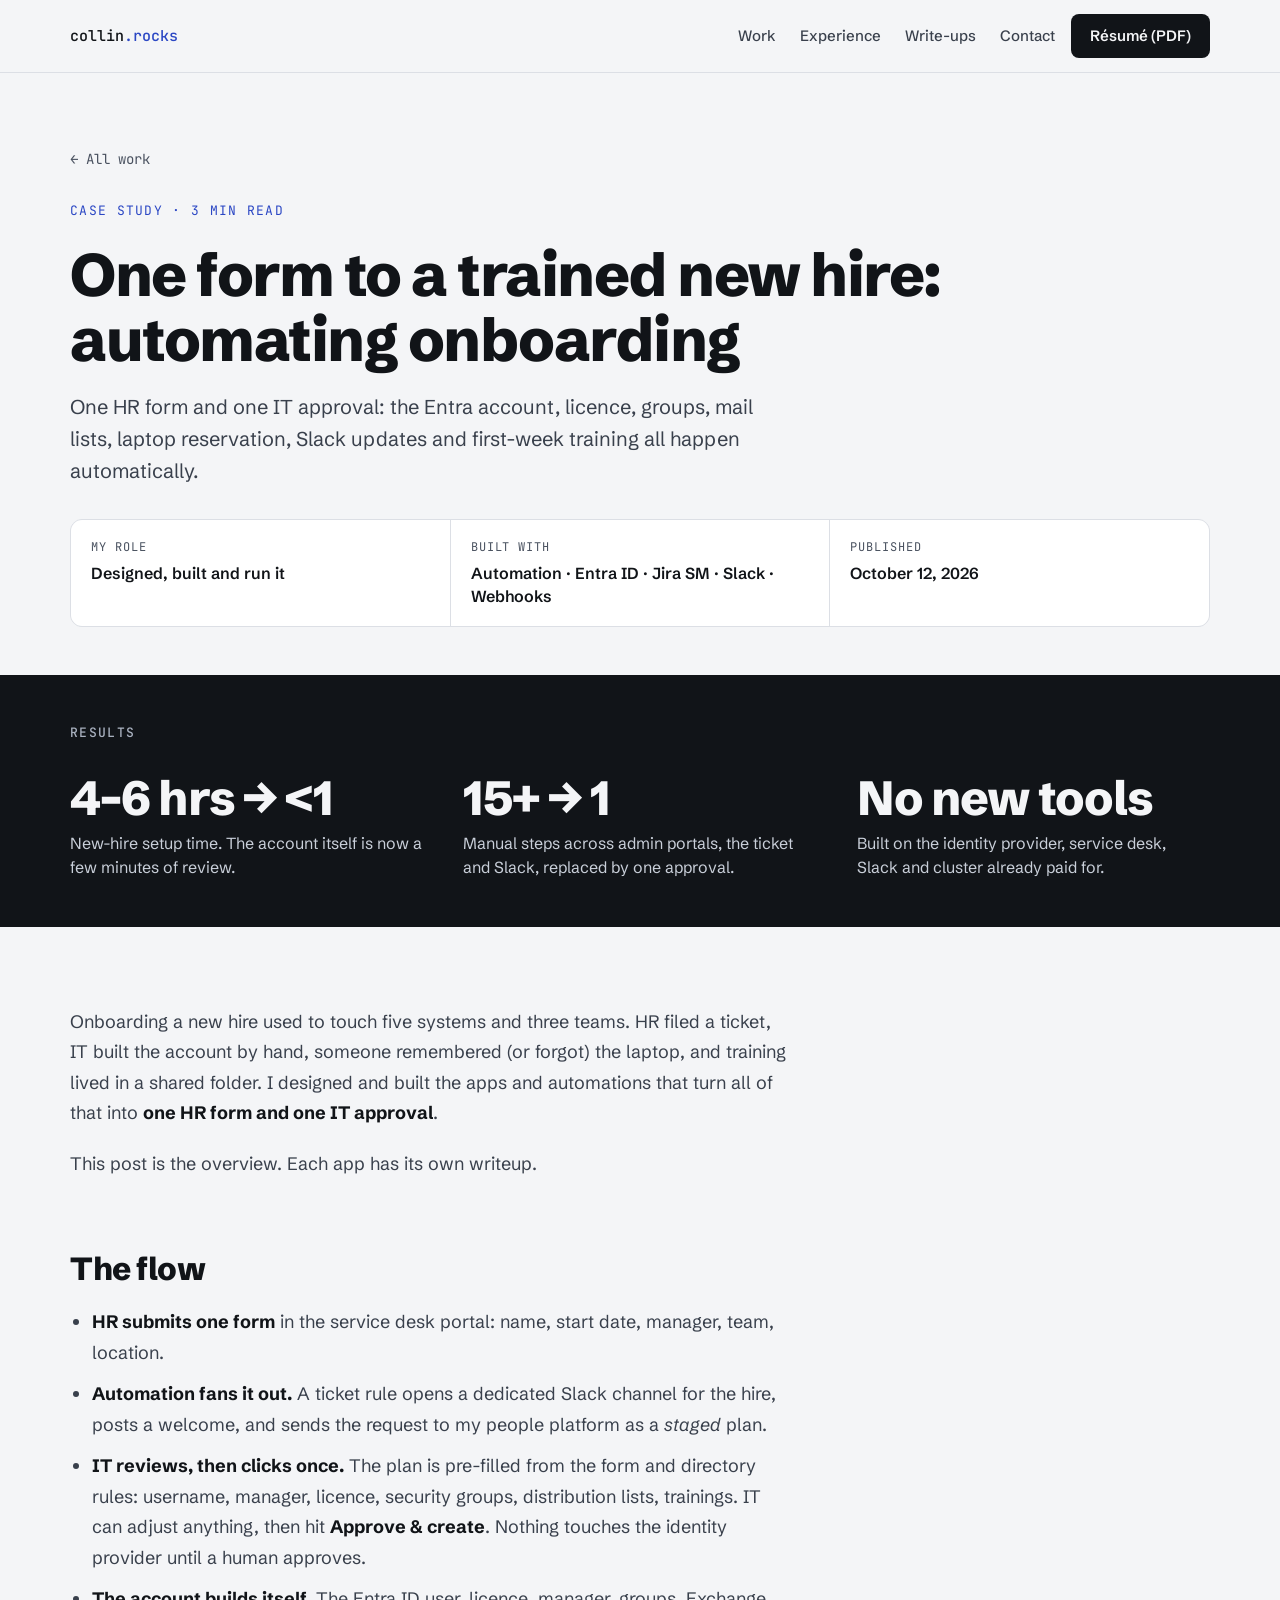
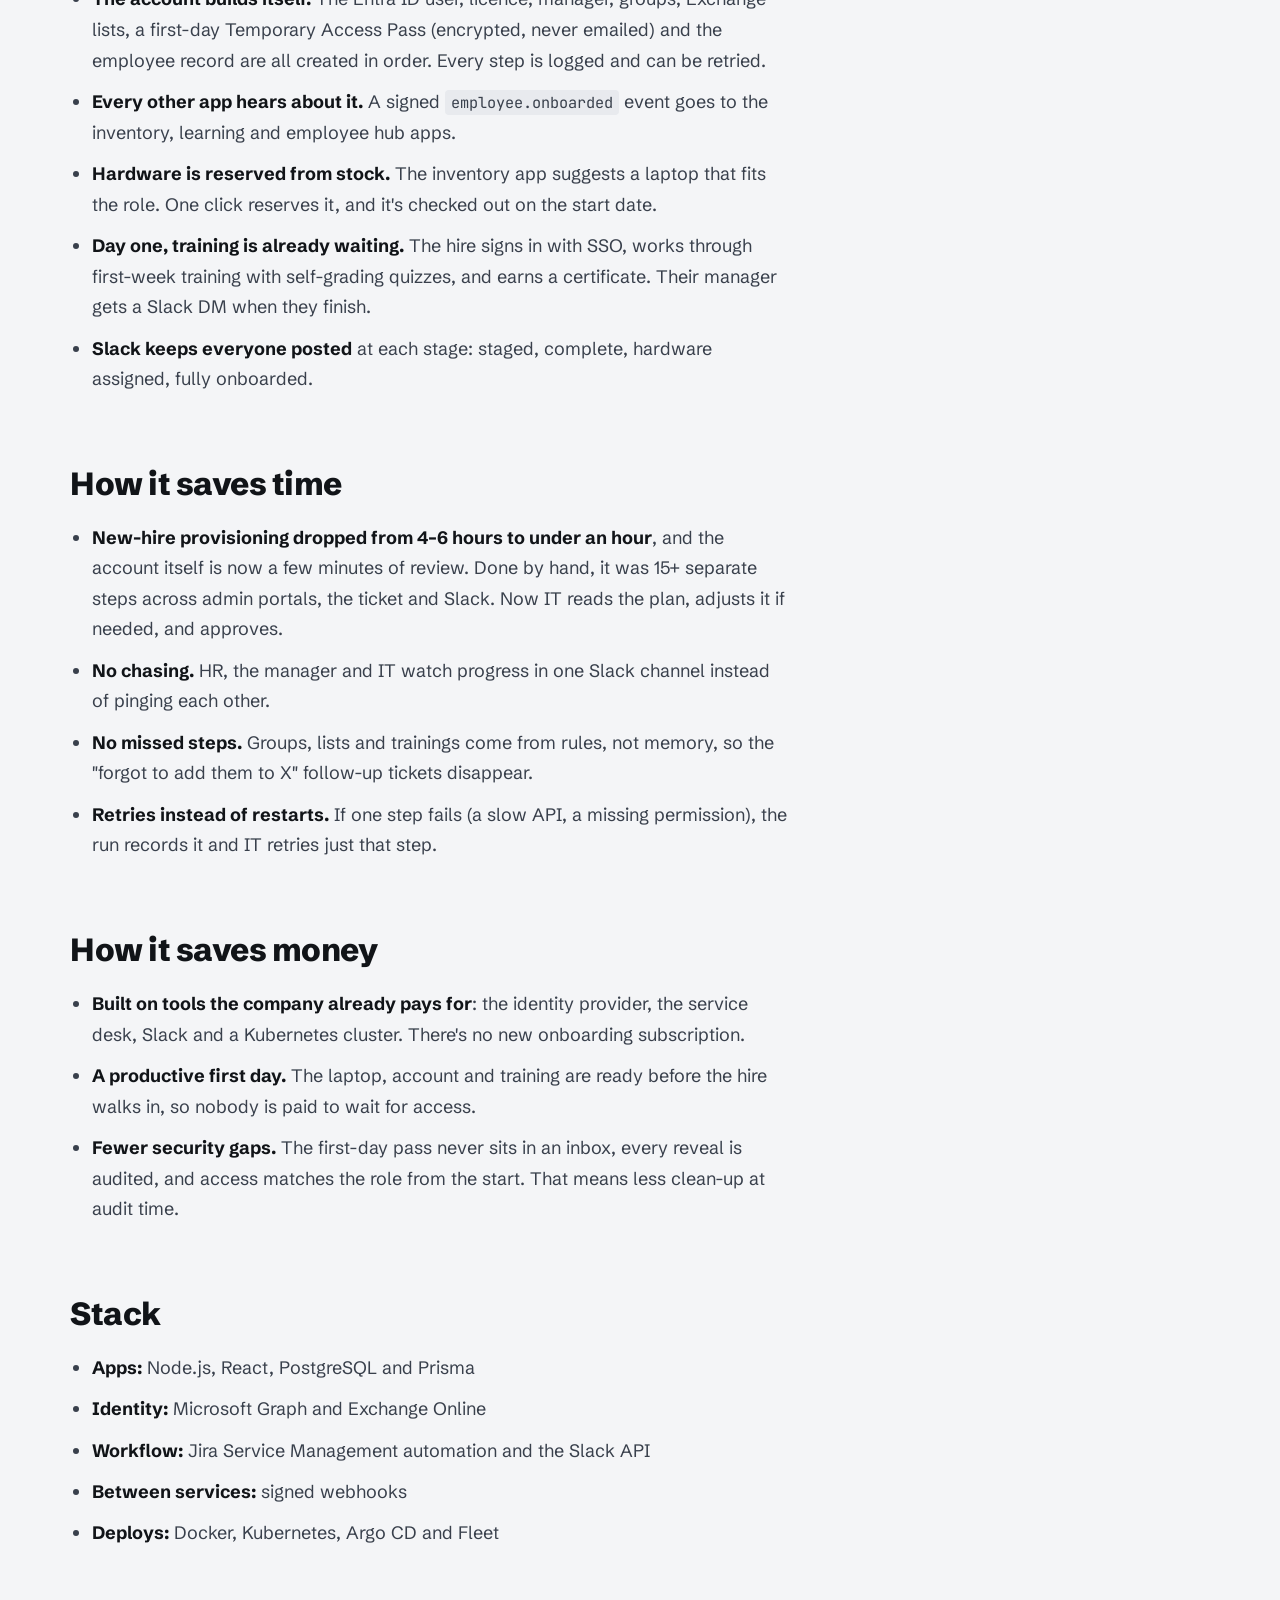
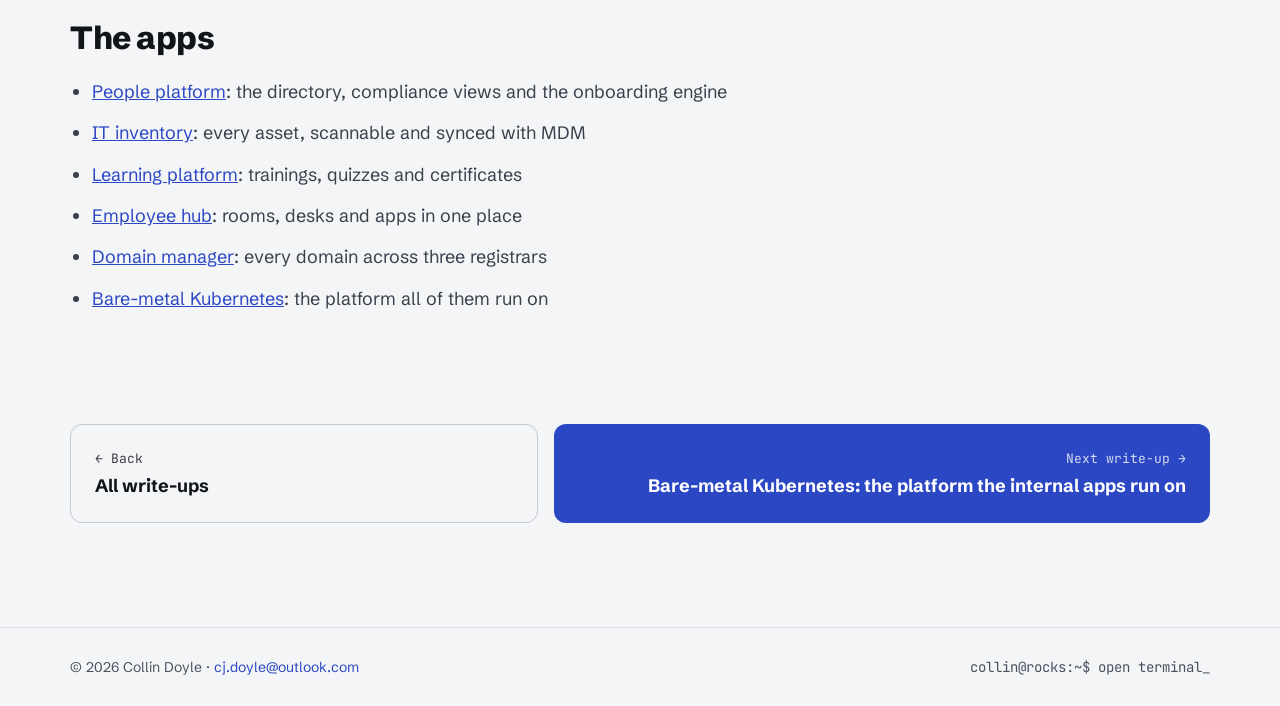
<file: writeups/zero-touch-onboarding/index.html>
<!DOCTYPE html>
<html lang="en">
<head>
  <meta charset="UTF-8" />
  <meta name="viewport" content="width=device-width, initial-scale=1.0" />
  <title>One form to a trained new hire: automating onboarding — Collin Doyle</title>
  <meta name="description" content="One HR form and one IT approval: the Entra account, licence, groups, mail lists, laptop reservation, Slack updates and first-week training all happen automatically." />
  <link rel="canonical" href="https://collin.rocks/writeups/zero-touch-onboarding/" />
  <meta property="og:title" content="One form to a trained new hire: automating onboarding — Collin Doyle" />
  <meta property="og:description" content="One HR form and one IT approval: the Entra account, licence, groups, mail lists, laptop reservation, Slack updates and first-week training all happen automatically." />
  <meta property="og:type" content="article" />
  <meta property="og:url" content="https://collin.rocks/writeups/zero-touch-onboarding/" />
  <meta property="og:image" content="https://collin.rocks/assets/og/zero-touch-onboarding.png" />
  <meta property="og:image:width" content="1200" />
  <meta property="og:image:height" content="630" />
  <meta name="twitter:card" content="summary_large_image" />
  <meta name="twitter:image" content="https://collin.rocks/assets/og/zero-touch-onboarding.png" />
  <link rel="icon" href="/assets/favicon.svg" type="image/svg+xml" />
  <link rel="preconnect" href="https://fonts.googleapis.com" />
  <link rel="preconnect" href="https://fonts.gstatic.com" crossorigin />
  <link rel="stylesheet" href="https://fonts.googleapis.com/css2?family=Schibsted+Grotesk:wght@400;500;600;700;800&family=JetBrains+Mono:wght@400;500&display=swap" />
  <link rel="stylesheet" href="/css/site.css" />
  <script type="application/ld+json">{"@context":"https://schema.org","@type":"TechArticle","headline":"One form to a trained new hire: automating onboarding","description":"One HR form and one IT approval: the Entra account, licence, groups, mail lists, laptop reservation, Slack updates and first-week training all happen automatically.","datePublished":"2026-10-12","url":"https://collin.rocks/writeups/zero-touch-onboarding/","image":"https://collin.rocks/assets/og/zero-touch-onboarding.png","author":{"@type":"Person","name":"Collin Doyle","url":"https://collin.rocks/"}}</script>
</head>
<body>
  <a class="skip" href="#content">Skip to content</a>
  <header class="site-head">
    <div class="wrap">
      <a class="brand" href="/">collin<span>.rocks</span></a>
      <nav class="nav" aria-label="Primary">
        <a href="/#work">Work</a>
        <a href="/#experience">Experience</a>
        <a href="/writeups/">Write-ups</a>
        <a href="/#contact">Contact</a>
      </nav>
      <a class="btn btn--dark btn--sm head-cta" href="/assets/resume.pdf">Résumé (PDF)</a>
    </div>
  </header>
  <main id="content">
  <article>
    <header class="wrap article-head">
      <a class="back" href="/#work">← All work</a>
      <p class="kicker">Case study · 3 min read</p>
      <h1 class="h1">One form to a trained new hire: automating onboarding</h1>
      <p class="lede">One HR form and one IT approval: the Entra account, licence, groups, mail lists, laptop reservation, Slack updates and first-week training all happen automatically.</p>
      <dl class="meta">
        <div><dt>My role</dt><dd>Designed, built and run it</dd></div>
        <div><dt>Built with</dt><dd>Automation · Entra ID · Jira SM · Slack · Webhooks</dd></div>
        <div><dt>Published</dt><dd>October 12, 2026</dd></div>
      </dl>
    </header>
    <section class="results" aria-labelledby="results-title">
      <div class="wrap">
        <h2 id="results-title">Results</h2>
        <ul>
          <li><strong>4–6 hrs → &lt;1</strong><span>New-hire setup time. The account itself is now a few minutes of review.</span></li>
          <li><strong>15+ → 1</strong><span>Manual steps across admin portals, the ticket and Slack, replaced by one approval.</span></li>
          <li><strong>No new tools</strong><span>Built on the identity provider, service desk, Slack and cluster already paid for.</span></li>
        </ul>
      </div>
    </section>
    <div class="wrap">
      <div class="prose">
<p>Onboarding a new hire used to touch five systems and three teams. HR filed a ticket, IT built the account by hand, someone remembered (or forgot) the laptop, and training lived in a shared folder. I designed and built the apps and automations that turn all of that into <strong>one HR form and one IT approval</strong>.</p>
<p>This post is the overview. Each app has its own writeup.</p>
<h2>The flow</h2>
<ul><li><strong>HR submits one form</strong> in the service desk portal: name, start date, manager, team, location.</li><li><strong>Automation fans it out.</strong> A ticket rule opens a dedicated Slack channel for the hire, posts a welcome, and sends the request to my people platform as a <em>staged</em> plan.</li><li><strong>IT reviews, then clicks once.</strong> The plan is pre-filled from the form and directory rules: username, manager, licence, security groups, distribution lists, trainings. IT can adjust anything, then hit <strong>Approve &amp; create</strong>. Nothing touches the identity provider until a human approves.</li><li><strong>The account builds itself.</strong> The Entra ID user, licence, manager, groups, Exchange lists, a first-day Temporary Access Pass (encrypted, never emailed) and the employee record are all created in order. Every step is logged and can be retried.</li><li><strong>Every other app hears about it.</strong> A signed <code>employee.onboarded</code> event goes to the inventory, learning and employee hub apps.</li><li><strong>Hardware is reserved from stock.</strong> The inventory app suggests a laptop that fits the role. One click reserves it, and it's checked out on the start date.</li><li><strong>Day one, training is already waiting.</strong> The hire signs in with SSO, works through first-week training with self-grading quizzes, and earns a certificate. Their manager gets a Slack DM when they finish.</li><li><strong>Slack keeps everyone posted</strong> at each stage: staged, complete, hardware assigned, fully onboarded.</li></ul>
<h2>How it saves time</h2>
<ul><li><strong>New-hire provisioning dropped from 4–6 hours to under an hour</strong>, and the account itself is now a few minutes of review. Done by hand, it was 15+ separate steps across admin portals, the ticket and Slack. Now IT reads the plan, adjusts it if needed, and approves.</li><li><strong>No chasing.</strong> HR, the manager and IT watch progress in one Slack channel instead of pinging each other.</li><li><strong>No missed steps.</strong> Groups, lists and trainings come from rules, not memory, so the "forgot to add them to X" follow-up tickets disappear.</li><li><strong>Retries instead of restarts.</strong> If one step fails (a slow API, a missing permission), the run records it and IT retries just that step.</li></ul>
<h2>How it saves money</h2>
<ul><li><strong>Built on tools the company already pays for</strong>: the identity provider, the service desk, Slack and a Kubernetes cluster. There's no new onboarding subscription.</li><li><strong>A productive first day.</strong> The laptop, account and training are ready before the hire walks in, so nobody is paid to wait for access.</li><li><strong>Fewer security gaps.</strong> The first-day pass never sits in an inbox, every reveal is audited, and access matches the role from the start. That means less clean-up at audit time.</li></ul>
<h2>Stack</h2>
<ul><li><strong>Apps:</strong> Node.js, React, PostgreSQL and Prisma</li><li><strong>Identity:</strong> Microsoft Graph and Exchange Online</li><li><strong>Workflow:</strong> Jira Service Management automation and the Slack API</li><li><strong>Between services:</strong> signed webhooks</li><li><strong>Deploys:</strong> Docker, Kubernetes, Argo CD and Fleet</li></ul>
<h2>The apps</h2>
<ul><li><a href="../people-platform/">People platform</a>: the directory, compliance views and the onboarding engine</li><li><a href="../it-inventory/">IT inventory</a>: every asset, scannable and synced with MDM</li><li><a href="../learning-platform/">Learning platform</a>: trainings, quizzes and certificates</li><li><a href="../employee-hub/">Employee hub</a>: rooms, desks and apps in one place</li><li><a href="../domain-manager/">Domain manager</a>: every domain across three registrars</li><li><a href="../bare-metal-kubernetes/">Bare-metal Kubernetes</a>: the platform all of them run on</li></ul>
      </div>
      <nav class="pager" aria-label="More write-ups">
        <a class="pager__back" href="/writeups/"><small>← Back</small><strong>All write-ups</strong></a>
        <a class="pager__next" href="../bare-metal-kubernetes/"><small>Next write-up →</small><strong>Bare-metal Kubernetes: the platform the internal apps run on</strong></a>
      </nav>
    </div>
  </article>
  </main>
  <footer class="site-foot">
    <div class="wrap">
      <p>© 2026 Collin Doyle · <a href="mailto:cj.doyle@outlook.com">cj.doyle@outlook.com</a></p>
      <a class="term-link" href="/terminal/">collin@rocks:~$ open terminal_</a>
    </div>
  </footer>
</body>
</html>
</file>
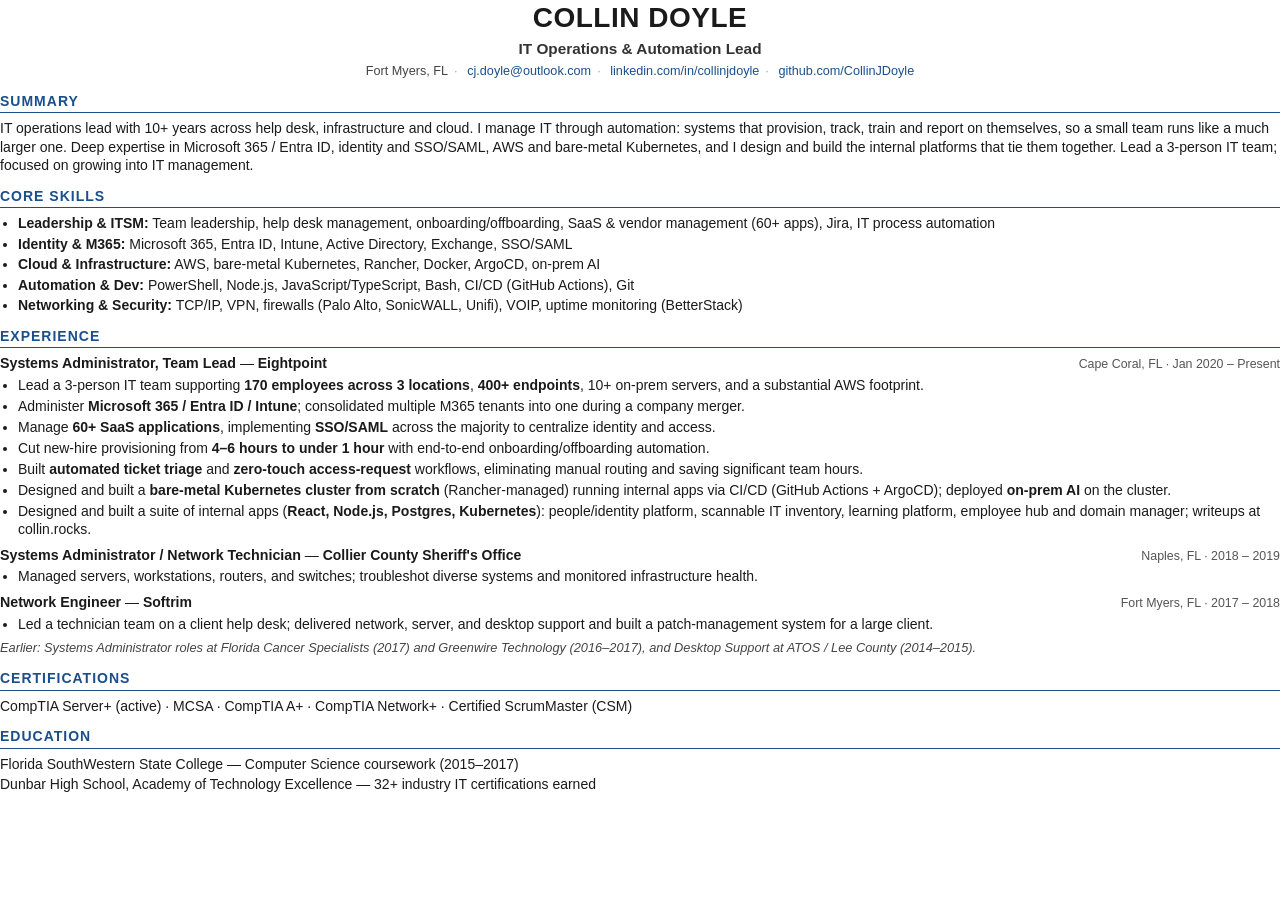
<file: resume/resume-1page.html>
<!DOCTYPE html>
<html lang="en">
<head>
<meta charset="UTF-8" />
<title>Collin Doyle — Résumé</title>
<style>
  /* ATS-safe: single column, real selectable text, standard headings,
     no text inside tables, common fonts. Tuned to fit one US-Letter page. */
  @page { size: letter; margin: 0.5in 0.55in; }
  * { box-sizing: border-box; }
  html, body { margin: 0; padding: 0; }
  body {
    font-family: "Calibri", "Segoe UI", Arial, sans-serif;
    color: #1a1a1a;
    font-size: 10.5pt;
    line-height: 1.32;
  }
  a { color: #1a4f8b; text-decoration: none; }

  header { text-align: center; margin-bottom: 8px; }
  h1 { font-size: 21pt; margin: 0; letter-spacing: 0.5px; }
  .title { font-size: 11.5pt; color: #333; margin: 2px 0 4px; font-weight: 600; }
  .contact { font-size: 9.5pt; color: #444; }
  .contact span { white-space: nowrap; }
  .sep { color: #aaa; margin: 0 6px; }

  h2 {
    font-size: 10.5pt;
    text-transform: uppercase;
    letter-spacing: 1px;
    color: #1a4f8b;
    border-bottom: 1.2px solid #1a4f8b;
    padding-bottom: 2px;
    margin: 12px 0 6px;
  }
  p { margin: 0 0 5px; }

  .skills li { margin-bottom: 2px; }
  ul { margin: 3px 0 6px; padding-left: 18px; }
  li { margin-bottom: 2.5px; }

  .job { margin-bottom: 7px; }
  .job__head { display: flex; justify-content: space-between; align-items: baseline; }
  .job__role { font-weight: 700; font-size: 10.7pt; }
  .job__org { font-weight: 700; }
  .job__meta { color: #555; font-size: 9.3pt; white-space: nowrap; }
  .earlier { font-style: italic; color: #444; font-size: 9.6pt; margin-top: 2px; }
  .compact { margin-bottom: 2px; }
  strong { font-weight: 700; }
</style>
</head>
<body>
  <header>
    <h1>COLLIN DOYLE</h1>
    <div class="title">IT Operations &amp; Automation Lead</div>
    <div class="contact">
      <span>Fort Myers, FL</span><span class="sep">·</span>
      <span><a href="mailto:cj.doyle@outlook.com">cj.doyle@outlook.com</a></span><span class="sep">·</span>
      <span><a href="https://www.linkedin.com/in/collinjdoyle/">linkedin.com/in/collinjdoyle</a></span><span class="sep">·</span>
      <span><a href="https://github.com/CollinJDoyle">github.com/CollinJDoyle</a></span>
    </div>
  </header>

  <h2>Summary</h2>
  <p>
    IT operations lead with 10+ years across help desk, infrastructure and cloud. I manage
    IT through automation: systems that provision, track, train and report on themselves, so a
    small team runs like a much larger one. Deep expertise in Microsoft 365 / Entra ID, identity
    and SSO/SAML, AWS and bare-metal Kubernetes, and I design and build the internal platforms
    that tie them together. Lead a 3-person IT team; focused on growing into IT management.
  </p>

  <h2>Core Skills</h2>
  <ul class="skills">
    <li><strong>Leadership &amp; ITSM:</strong> Team leadership, help desk management, onboarding/offboarding, SaaS &amp; vendor management (60+ apps), Jira, IT process automation</li>
    <li><strong>Identity &amp; M365:</strong> Microsoft 365, Entra ID, Intune, Active Directory, Exchange, SSO/SAML</li>
    <li><strong>Cloud &amp; Infrastructure:</strong> AWS, bare-metal Kubernetes, Rancher, Docker, ArgoCD, on-prem AI</li>
    <li><strong>Automation &amp; Dev:</strong> PowerShell, Node.js, JavaScript/TypeScript, Bash, CI/CD (GitHub Actions), Git</li>
    <li><strong>Networking &amp; Security:</strong> TCP/IP, VPN, firewalls (Palo Alto, SonicWALL, Unifi), VOIP, uptime monitoring (BetterStack)</li>
  </ul>

  <h2>Experience</h2>

  <div class="job">
    <div class="job__head">
      <span><span class="job__role">Systems Administrator, Team Lead</span> — <span class="job__org">Eightpoint</span></span>
      <span class="job__meta">Cape Coral, FL · Jan 2020 – Present</span>
    </div>
    <ul>
      <li>Lead a 3-person IT team supporting <strong>170 employees across 3 locations</strong>, <strong>400+ endpoints</strong>, 10+ on-prem servers, and a substantial AWS footprint.</li>
      <li>Administer <strong>Microsoft 365 / Entra ID / Intune</strong>; consolidated multiple M365 tenants into one during a company merger.</li>
      <li>Manage <strong>60+ SaaS applications</strong>, implementing <strong>SSO/SAML</strong> across the majority to centralize identity and access.</li>
      <li>Cut new-hire provisioning from <strong>4–6 hours to under 1 hour</strong> with end-to-end onboarding/offboarding automation.</li>
      <li>Built <strong>automated ticket triage</strong> and <strong>zero-touch access-request</strong> workflows, eliminating manual routing and saving significant team hours.</li>
      <li>Designed and built a <strong>bare-metal Kubernetes cluster from scratch</strong> (Rancher-managed) running internal apps via CI/CD (GitHub Actions + ArgoCD); deployed <strong>on-prem AI</strong> on the cluster.</li>
      <li>Designed and built a suite of internal apps (<strong>React, Node.js, Postgres, Kubernetes</strong>): people/identity platform, scannable IT inventory, learning platform, employee hub and domain manager; writeups at collin.rocks.</li>
    </ul>
  </div>

  <div class="job">
    <div class="job__head">
      <span><span class="job__role">Systems Administrator / Network Technician</span> — <span class="job__org">Collier County Sheriff's Office</span></span>
      <span class="job__meta">Naples, FL · 2018 – 2019</span>
    </div>
    <ul>
      <li>Managed servers, workstations, routers, and switches; troubleshot diverse systems and monitored infrastructure health.</li>
    </ul>
  </div>

  <div class="job">
    <div class="job__head">
      <span><span class="job__role">Network Engineer</span> — <span class="job__org">Softrim</span></span>
      <span class="job__meta">Fort Myers, FL · 2017 – 2018</span>
    </div>
    <ul>
      <li>Led a technician team on a client help desk; delivered network, server, and desktop support and built a patch-management system for a large client.</li>
    </ul>
  </div>

  <p class="earlier">
    Earlier: Systems Administrator roles at Florida Cancer Specialists (2017) and
    Greenwire Technology (2016–2017), and Desktop Support at ATOS / Lee County (2014–2015).
  </p>

  <h2>Certifications</h2>
  <p class="compact">CompTIA Server+ (active) · MCSA · CompTIA A+ · CompTIA Network+ · Certified ScrumMaster (CSM)</p>

  <h2>Education</h2>
  <p class="compact">Florida SouthWestern State College — Computer Science coursework (2015–2017)</p>
  <p class="compact">Dunbar High School, Academy of Technology Excellence — 32+ industry IT certifications earned</p>
</body>
</html>
</file>
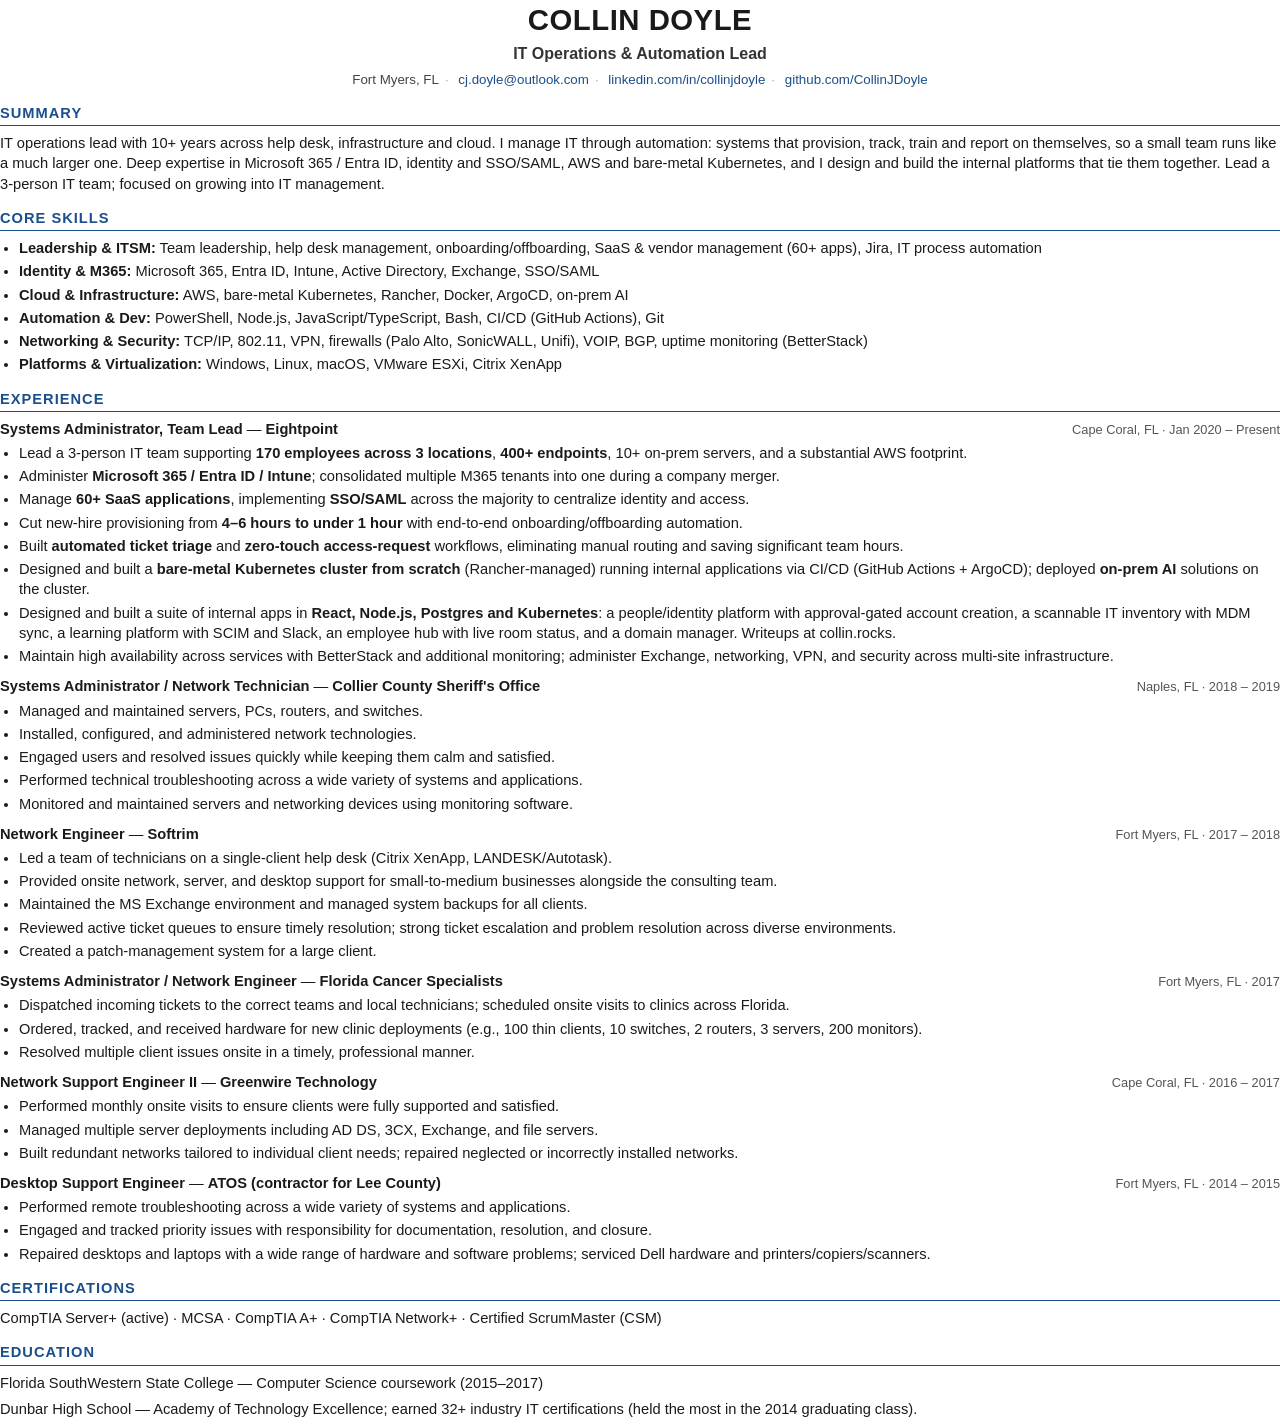
<file: resume/resume-2page.html>
<!DOCTYPE html>
<html lang="en">
<head>
<meta charset="UTF-8" />
<title>Collin Doyle — Résumé (full)</title>
<style>
  /* ATS-safe: single column, real selectable text, standard headings.
     Allowed to flow to a second page; full work history. */
  @page { size: letter; margin: 0.6in 0.6in; }
  * { box-sizing: border-box; }
  html, body { margin: 0; padding: 0; }
  body {
    font-family: "Calibri", "Segoe UI", Arial, sans-serif;
    color: #1a1a1a;
    font-size: 11pt;
    line-height: 1.38;
  }
  a { color: #1a4f8b; text-decoration: none; }

  header { text-align: center; margin-bottom: 10px; }
  h1 { font-size: 22pt; margin: 0; letter-spacing: 0.5px; }
  .title { font-size: 12pt; color: #333; margin: 3px 0 5px; font-weight: 600; }
  .contact { font-size: 10pt; color: #444; }
  .sep { color: #aaa; margin: 0 6px; }

  h2 {
    font-size: 11pt;
    text-transform: uppercase;
    letter-spacing: 1px;
    color: #1a4f8b;
    border-bottom: 1.2px solid #1a4f8b;
    padding-bottom: 2px;
    margin: 14px 0 7px;
  }
  p { margin: 0 0 6px; }
  ul { margin: 4px 0 8px; padding-left: 19px; }
  li { margin-bottom: 3px; }

  .job { margin-bottom: 10px; page-break-inside: avoid; }
  .job__head { display: flex; justify-content: space-between; align-items: baseline; }
  .job__role { font-weight: 700; }
  .job__org { font-weight: 700; }
  .job__meta { color: #555; font-size: 9.6pt; white-space: nowrap; }
  strong { font-weight: 700; }
  .skills li { margin-bottom: 3px; }
</style>
</head>
<body>
  <header>
    <h1>COLLIN DOYLE</h1>
    <div class="title">IT Operations &amp; Automation Lead</div>
    <div class="contact">
      Fort Myers, FL<span class="sep">·</span>
      <a href="mailto:cj.doyle@outlook.com">cj.doyle@outlook.com</a><span class="sep">·</span>
      <a href="https://www.linkedin.com/in/collinjdoyle/">linkedin.com/in/collinjdoyle</a><span class="sep">·</span>
      <a href="https://github.com/CollinJDoyle">github.com/CollinJDoyle</a>
    </div>
  </header>

  <h2>Summary</h2>
  <p>
    IT operations lead with 10+ years across help desk, infrastructure and cloud. I manage
    IT through automation: systems that provision, track, train and report on themselves, so a
    small team runs like a much larger one. Deep expertise in Microsoft 365 / Entra ID, identity
    and SSO/SAML, AWS and bare-metal Kubernetes, and I design and build the internal platforms
    that tie them together. Lead a 3-person IT team; focused on growing into IT management.
  </p>

  <h2>Core Skills</h2>
  <ul class="skills">
    <li><strong>Leadership &amp; ITSM:</strong> Team leadership, help desk management, onboarding/offboarding, SaaS &amp; vendor management (60+ apps), Jira, IT process automation</li>
    <li><strong>Identity &amp; M365:</strong> Microsoft 365, Entra ID, Intune, Active Directory, Exchange, SSO/SAML</li>
    <li><strong>Cloud &amp; Infrastructure:</strong> AWS, bare-metal Kubernetes, Rancher, Docker, ArgoCD, on-prem AI</li>
    <li><strong>Automation &amp; Dev:</strong> PowerShell, Node.js, JavaScript/TypeScript, Bash, CI/CD (GitHub Actions), Git</li>
    <li><strong>Networking &amp; Security:</strong> TCP/IP, 802.11, VPN, firewalls (Palo Alto, SonicWALL, Unifi), VOIP, BGP, uptime monitoring (BetterStack)</li>
    <li><strong>Platforms &amp; Virtualization:</strong> Windows, Linux, macOS, VMware ESXi, Citrix XenApp</li>
  </ul>

  <h2>Experience</h2>

  <div class="job">
    <div class="job__head">
      <span><span class="job__role">Systems Administrator, Team Lead</span> — <span class="job__org">Eightpoint</span></span>
      <span class="job__meta">Cape Coral, FL · Jan 2020 – Present</span>
    </div>
    <ul>
      <li>Lead a 3-person IT team supporting <strong>170 employees across 3 locations</strong>, <strong>400+ endpoints</strong>, 10+ on-prem servers, and a substantial AWS footprint.</li>
      <li>Administer <strong>Microsoft 365 / Entra ID / Intune</strong>; consolidated multiple M365 tenants into one during a company merger.</li>
      <li>Manage <strong>60+ SaaS applications</strong>, implementing <strong>SSO/SAML</strong> across the majority to centralize identity and access.</li>
      <li>Cut new-hire provisioning from <strong>4–6 hours to under 1 hour</strong> with end-to-end onboarding/offboarding automation.</li>
      <li>Built <strong>automated ticket triage</strong> and <strong>zero-touch access-request</strong> workflows, eliminating manual routing and saving significant team hours.</li>
      <li>Designed and built a <strong>bare-metal Kubernetes cluster from scratch</strong> (Rancher-managed) running internal applications via CI/CD (GitHub Actions + ArgoCD); deployed <strong>on-prem AI</strong> solutions on the cluster.</li>
      <li>Designed and built a suite of internal apps in <strong>React, Node.js, Postgres and Kubernetes</strong>: a people/identity platform with approval-gated account creation, a scannable IT inventory with MDM sync, a learning platform with SCIM and Slack, an employee hub with live room status, and a domain manager. Writeups at collin.rocks.</li>
      <li>Maintain high availability across services with BetterStack and additional monitoring; administer Exchange, networking, VPN, and security across multi-site infrastructure.</li>
    </ul>
  </div>

  <div class="job">
    <div class="job__head">
      <span><span class="job__role">Systems Administrator / Network Technician</span> — <span class="job__org">Collier County Sheriff's Office</span></span>
      <span class="job__meta">Naples, FL · 2018 – 2019</span>
    </div>
    <ul>
      <li>Managed and maintained servers, PCs, routers, and switches.</li>
      <li>Installed, configured, and administered network technologies.</li>
      <li>Engaged users and resolved issues quickly while keeping them calm and satisfied.</li>
      <li>Performed technical troubleshooting across a wide variety of systems and applications.</li>
      <li>Monitored and maintained servers and networking devices using monitoring software.</li>
    </ul>
  </div>

  <div class="job">
    <div class="job__head">
      <span><span class="job__role">Network Engineer</span> — <span class="job__org">Softrim</span></span>
      <span class="job__meta">Fort Myers, FL · 2017 – 2018</span>
    </div>
    <ul>
      <li>Led a team of technicians on a single-client help desk (Citrix XenApp, LANDESK/Autotask).</li>
      <li>Provided onsite network, server, and desktop support for small-to-medium businesses alongside the consulting team.</li>
      <li>Maintained the MS Exchange environment and managed system backups for all clients.</li>
      <li>Reviewed active ticket queues to ensure timely resolution; strong ticket escalation and problem resolution across diverse environments.</li>
      <li>Created a patch-management system for a large client.</li>
    </ul>
  </div>

  <div class="job">
    <div class="job__head">
      <span><span class="job__role">Systems Administrator / Network Engineer</span> — <span class="job__org">Florida Cancer Specialists</span></span>
      <span class="job__meta">Fort Myers, FL · 2017</span>
    </div>
    <ul>
      <li>Dispatched incoming tickets to the correct teams and local technicians; scheduled onsite visits to clinics across Florida.</li>
      <li>Ordered, tracked, and received hardware for new clinic deployments (e.g., 100 thin clients, 10 switches, 2 routers, 3 servers, 200 monitors).</li>
      <li>Resolved multiple client issues onsite in a timely, professional manner.</li>
    </ul>
  </div>

  <div class="job">
    <div class="job__head">
      <span><span class="job__role">Network Support Engineer II</span> — <span class="job__org">Greenwire Technology</span></span>
      <span class="job__meta">Cape Coral, FL · 2016 – 2017</span>
    </div>
    <ul>
      <li>Performed monthly onsite visits to ensure clients were fully supported and satisfied.</li>
      <li>Managed multiple server deployments including AD DS, 3CX, Exchange, and file servers.</li>
      <li>Built redundant networks tailored to individual client needs; repaired neglected or incorrectly installed networks.</li>
    </ul>
  </div>

  <div class="job">
    <div class="job__head">
      <span><span class="job__role">Desktop Support Engineer</span> — <span class="job__org">ATOS (contractor for Lee County)</span></span>
      <span class="job__meta">Fort Myers, FL · 2014 – 2015</span>
    </div>
    <ul>
      <li>Performed remote troubleshooting across a wide variety of systems and applications.</li>
      <li>Engaged and tracked priority issues with responsibility for documentation, resolution, and closure.</li>
      <li>Repaired desktops and laptops with a wide range of hardware and software problems; serviced Dell hardware and printers/copiers/scanners.</li>
    </ul>
  </div>

  <h2>Certifications</h2>
  <p>CompTIA Server+ (active) · MCSA · CompTIA A+ · CompTIA Network+ · Certified ScrumMaster (CSM)</p>

  <h2>Education</h2>
  <p>Florida SouthWestern State College — Computer Science coursework (2015–2017)</p>
  <p>Dunbar High School — Academy of Technology Excellence; earned 32+ industry IT certifications (held the most in the 2014 graduating class).</p>
</body>
</html>
</file>
<file: css/site.css>
/* Styles for the main site (home, writeups, 404). The terminal/desktop UI at /terminal/ uses styles.css. */

:root {
  --bg: #F4F5F7;
  --surface: #FFFFFF;
  --ink: #111418;
  --text: #39404C;
  --muted: #4A5260;
  --line: #DCDFE5;
  --line-strong: #C4C9D2;
  --accent: #2B47C4;
  --accent-hover: #1A2F8A;
  --on-accent: #FFFFFF;
  --code-bg: #E8EAEE;
  --band: #111418;
  --band-text: #C9CFD9;
  --band-muted: #A9B1BF;
  --band-card: #1A1F26;
  --band-line: #2E343E;
  --band-accent: #8FA5FF;
  --live: #1F9D6B;
  --sans: "Schibsted Grotesk", system-ui, -apple-system, "Segoe UI", sans-serif;
  --mono: "JetBrains Mono", ui-monospace, Consolas, monospace;
  color-scheme: light dark;
}

@media (prefers-color-scheme: dark) {
  :root {
    --bg: #0F1216;
    --surface: #171B21;
    --ink: #EEF0F3;
    --text: #C3C9D3;
    --muted: #A2AAB7;
    --line: #2A3039;
    --line-strong: #3A414D;
    --accent: #8FA5FF;
    --accent-hover: #B5C3FF;
    --on-accent: #0F1216;
    --code-bg: #232831;
    --band: #1A1F26;
    --band-card: #222831;
    --band-line: #343B46;
  }
}

*, *::before, *::after { box-sizing: border-box; }
html { scroll-behavior: smooth; -webkit-text-size-adjust: 100%; }
@media (prefers-reduced-motion: reduce) { html { scroll-behavior: auto; } }
body {
  margin: 0;
  background: var(--bg);
  color: var(--ink);
  font-family: var(--sans);
  font-size: 17px;
  line-height: 1.6;
}
a { color: var(--accent); }
a:hover { color: var(--accent-hover); }
a:focus-visible, button:focus-visible { outline: 3px solid var(--accent); outline-offset: 3px; border-radius: 4px; }
img, svg { max-width: 100%; }
[id] { scroll-margin-top: 24px; }

.wrap { max-width: 1180px; margin: 0 auto; padding-left: 20px; padding-right: 20px; }
.mono { font-family: var(--mono); }
.skip {
  position: absolute; left: 16px; top: -80px; z-index: 10;
  padding: 12px 16px; border-radius: 8px; background: var(--ink); color: var(--bg);
}
.skip:focus { top: 16px; }
.sr-only {
  position: absolute; width: 1px; height: 1px; padding: 0; margin: -1px;
  overflow: hidden; clip: rect(0 0 0 0); white-space: nowrap; border: 0;
}

/* ---- header / nav ---- */
.site-head { border-bottom: 1px solid var(--line); }
.site-head .wrap {
  display: flex; flex-wrap: wrap; align-items: center; justify-content: space-between;
  gap: 12px 16px; padding-top: 14px; padding-bottom: 14px;
}
.brand { font-family: var(--mono); font-size: 15px; font-weight: 500; color: var(--ink); text-decoration: none; }
.brand span { color: var(--accent); }
.nav { order: 3; width: 100%; display: flex; flex-wrap: wrap; align-items: center; gap: 4px 24px; font-size: 15px; font-weight: 500; }
.nav a { color: var(--text); text-decoration: none; min-height: 44px; display: inline-flex; align-items: center; }
.nav a:hover { color: var(--ink); }
.head-cta { order: 2; }
@media (min-width: 760px) {
  .nav { order: 2; width: auto; margin-left: auto; }
  .head-cta { order: 3; }
}

/* ---- buttons ---- */
.btn {
  display: inline-flex; align-items: center; justify-content: center; min-height: 48px; padding: 0 22px;
  border-radius: 8px; font-weight: 600; font-size: 16px; text-decoration: none; border: 1px solid transparent;
}
.btn--sm { min-height: 44px; padding: 0 18px; font-size: 15px; }
.btn--primary { background: var(--accent); color: var(--on-accent); }
.btn--primary:hover { background: var(--accent-hover); color: var(--on-accent); }
.btn--dark { background: var(--ink); color: var(--bg); }
.btn--dark:hover { color: var(--bg); opacity: .88; }
.btn--outline { background: var(--surface); border-color: var(--line-strong); color: var(--ink); }
.btn--outline:hover { color: var(--ink); border-color: var(--ink); }
.btn--ghost { color: var(--ink); padding: 0 14px; }
.btn--ghost:hover { color: var(--accent); }
.btn-row { display: flex; flex-wrap: wrap; gap: 12px; }

/* ---- type ---- */
.kicker {
  margin: 0; font-family: var(--mono); font-size: 13px; color: var(--accent);
  text-transform: uppercase; letter-spacing: 0.1em;
}
.eyebrow { margin: 0; font-family: var(--mono); font-size: 14px; color: var(--muted); letter-spacing: 0.02em; }
h1, h2, h3 { color: var(--ink); }
.h1 { margin: 0; font-size: clamp(38px, 6vw, 64px); line-height: 1.06; font-weight: 800; letter-spacing: -0.025em; }
.h2 { margin: 0; font-size: clamp(30px, 4vw, 40px); line-height: 1.15; font-weight: 800; letter-spacing: -0.02em; }
.h3 { margin: 0; font-size: clamp(24px, 2.6vw, 28px); line-height: 1.2; font-weight: 800; letter-spacing: -0.015em; }
.lede { margin: 0; font-size: clamp(18px, 2vw, 20px); line-height: 1.6; color: var(--text); max-width: 640px; }
.muted { color: var(--muted); }

/* ---- sections ---- */
.section { padding-top: clamp(64px, 9vw, 104px); padding-bottom: 40px; }
.section-head { display: flex; flex-wrap: wrap; justify-content: space-between; align-items: flex-end; gap: 16px; margin-bottom: 40px; }
.section-head > div { display: flex; flex-direction: column; gap: 10px; }
.section-head p.note { margin: 0; max-width: 420px; font-size: 16px; line-height: 1.55; color: var(--muted); }
.more-link { font-weight: 600; font-size: 15px; text-decoration: none; min-height: 44px; display: inline-flex; align-items: center; }

/* ---- hero ---- */
.hero { display: flex; flex-wrap: wrap; gap: 56px; align-items: flex-end; padding-top: clamp(56px, 8vw, 96px); padding-bottom: clamp(48px, 7vw, 80px); }
.hero__main { flex: 999 1 560px; min-width: 0; display: flex; flex-direction: column; gap: 24px; }
.hero__main .h1 { max-width: 760px; }
.status { margin: 0; font-size: 15px; color: var(--muted); display: flex; align-items: center; gap: 10px; }
.status::before { content: ""; width: 8px; height: 8px; border-radius: 50%; background: var(--live); flex: none; }

.stats {
  flex: 1 1 320px; min-width: 0; margin: 0;
  display: grid; grid-template-columns: repeat(2, minmax(0, 1fr)); gap: 1px;
  background: var(--line); border: 1px solid var(--line); border-radius: 12px; overflow: hidden;
}
.stats > div { background: var(--surface); padding: 22px 20px; display: flex; flex-direction: column-reverse; gap: 6px; }
.stats dt { font-size: 14px; color: var(--muted); line-height: 1.4; }
.stats dd { margin: 0; font-size: 36px; line-height: 1.1; font-weight: 800; letter-spacing: -0.02em; }

.strip { border-top: 1px solid var(--line); border-bottom: 1px solid var(--line); background: var(--surface); }
.strip ul {
  margin: 0 auto; padding-top: 20px; padding-bottom: 20px; list-style: none;
  display: flex; flex-wrap: wrap; gap: 10px 32px; font-family: var(--mono); font-size: 14px; color: var(--text);
}

/* ---- featured ---- */
.feature {
  background: var(--band); color: var(--band-text); border-radius: 16px; padding: clamp(24px, 5vw, 48px);
  display: flex; flex-wrap: wrap; gap: 48px; align-items: center; margin-bottom: 20px;
}
.feature__main { flex: 999 1 420px; min-width: 0; display: flex; flex-direction: column; gap: 18px; }
.feature .kicker { color: var(--band-muted); }
.feature h3 { margin: 0; color: #F4F5F7; font-size: clamp(26px, 3.4vw, 36px); line-height: 1.15; font-weight: 800; letter-spacing: -0.02em; }
.feature p { margin: 0; font-size: 17px; line-height: 1.6; }
.feature .btn { align-self: flex-start; background: #FFFFFF; color: #111418; margin-top: 6px; }
.feature .btn:hover { background: #E4E7EC; color: #111418; }
.tags { margin: 0; padding: 0; list-style: none; display: flex; flex-wrap: wrap; gap: 8px; font-family: var(--mono); font-size: 13px; }
.feature .tags li { padding: 6px 10px; border: 1px solid var(--band-line); border-radius: 6px; }
.flow { flex: 1 1 340px; min-width: 0; margin: 0; padding: 0; list-style: none; display: flex; flex-direction: column; gap: 10px; counter-reset: flow; }
.flow li {
  display: flex; gap: 14px; align-items: center; padding: 14px 16px; font-size: 15px; color: #F4F5F7;
  border: 1px solid var(--band-line); border-radius: 10px; background: var(--band-card); counter-increment: flow;
}
.flow li::before { content: "0" counter(flow); font-family: var(--mono); font-size: 13px; color: var(--band-accent); width: 22px; flex: none; }

/* ---- cards ---- */
.cards { display: grid; grid-template-columns: repeat(auto-fill, minmax(min(100%, 320px), 1fr)); gap: 20px; }
.card {
  background: var(--surface); border: 1px solid var(--line); border-radius: 12px; padding: 28px;
  display: flex; flex-direction: column; gap: 12px;
}
.card h3 { margin: 0; font-size: 21px; line-height: 1.3; font-weight: 700; letter-spacing: -0.01em; }
.card p { margin: 0; font-size: 15px; line-height: 1.6; color: var(--muted); }
.card p.card__summary { flex-grow: 1; }
.card .card__tags { font-family: var(--mono); font-size: 12.5px; color: var(--text); }
.card a { font-weight: 600; font-size: 15px; text-decoration: none; min-height: 44px; display: inline-flex; align-items: center; align-self: flex-start; }

/* ---- experience ---- */
.split { display: flex; flex-wrap: wrap; gap: 48px; }
.split__side { flex: 1 1 260px; display: flex; flex-direction: column; gap: 10px; }
.split__main { flex: 999 1 560px; min-width: 0; }
.job { padding: 0 0 32px; border-bottom: 1px solid var(--line); display: flex; flex-direction: column; gap: 12px; }
.job__head, .job-row { display: flex; flex-wrap: wrap; justify-content: space-between; gap: 4px 16px; align-items: baseline; }
.job h3 { margin: 0; font-size: 22px; line-height: 1.3; font-weight: 700; }
.job h3 span, .job-row span { color: var(--muted); font-weight: 500; }
.dates { margin: 0; font-family: var(--mono); font-size: 13px; color: var(--muted); white-space: nowrap; }
.job ul { margin: 0; padding-left: 20px; display: flex; flex-direction: column; gap: 8px; font-size: 16px; line-height: 1.55; color: var(--text); }
.job-list { margin: 0; padding: 0; list-style: none; }
.job-row { padding: 20px 0; border-bottom: 1px solid var(--line); }
.job-row p { margin: 0; font-size: 17px; }

/* ---- skills ---- */
.grid-lines {
  display: grid; grid-template-columns: repeat(auto-fill, minmax(min(100%, 260px), 1fr)); gap: 1px;
  background: var(--line); border: 1px solid var(--line); border-radius: 12px; overflow: hidden;
}
.grid-lines > div { background: var(--surface); padding: 24px; display: flex; flex-direction: column; gap: 8px; }
.grid-lines h3 { margin: 0; font-size: 16px; font-weight: 700; }
.grid-lines p { margin: 0; font-size: 15px; line-height: 1.6; color: var(--muted); }
.creds { display: flex; flex-wrap: wrap; gap: 32px 48px; padding-top: 40px; }
.creds > div { flex: 1 1 360px; display: flex; flex-direction: column; gap: 12px; }
.label { margin: 0; font-family: var(--mono); font-size: 13px; font-weight: 500; color: var(--muted); text-transform: uppercase; letter-spacing: 0.1em; }
.pills { margin: 0; padding: 0; list-style: none; display: flex; flex-wrap: wrap; gap: 8px; font-size: 15px; }
.pills li { padding: 8px 14px; background: var(--surface); border: 1px solid var(--line); border-radius: 999px; }
.creds p { margin: 0; font-size: 15px; line-height: 1.6; color: var(--text); }

/* ---- writeup list ---- */
.post-list { margin: 0; padding: 0; list-style: none; border-top: 1px solid var(--line); }
.post-list li { border-bottom: 1px solid var(--line); }
.post-list a { display: flex; flex-wrap: wrap; gap: 6px 32px; justify-content: space-between; align-items: baseline; padding: 22px 0; text-decoration: none; color: var(--ink); }
.post-list a:hover .post-list__title { color: var(--accent); }
.post-list__title { flex: 999 1 420px; font-size: 19px; line-height: 1.4; font-weight: 600; }
.post-list__sum { flex: 1 1 260px; font-size: 15px; line-height: 1.5; color: var(--muted); }

/* ---- contact ---- */
.contact {
  border: 1px solid var(--line); background: var(--surface); border-radius: 16px;
  padding: clamp(28px, 5vw, 56px) clamp(24px, 5vw, 48px);
  display: flex; flex-wrap: wrap; gap: 32px; align-items: center; justify-content: space-between;
}
.contact > div:first-child { flex: 999 1 420px; display: flex; flex-direction: column; gap: 12px; }
.contact p { margin: 0; font-size: 17px; line-height: 1.55; color: var(--muted); max-width: 520px; }
.contact .btn-row { flex: 1 1 280px; }
.contact .btn { overflow-wrap: anywhere; }

/* ---- footer ---- */
.site-foot { border-top: 1px solid var(--line); margin-top: clamp(64px, 9vw, 104px); }
.site-foot .wrap { padding-top: 28px; padding-bottom: 28px; display: flex; flex-wrap: wrap; justify-content: space-between; gap: 12px; font-size: 14px; color: var(--muted); }
.site-foot p { margin: 0; }
.site-foot a { text-decoration: none; }
.site-foot .term-link { font-family: var(--mono); color: var(--muted); }
.site-foot .term-link:hover { color: var(--accent); }

/* ---- writeup page ---- */
.article-head { padding-top: clamp(32px, 6vw, 64px); padding-bottom: 48px; display: flex; flex-direction: column; gap: 20px; }
.back { align-self: flex-start; font-family: var(--mono); font-size: 14px; text-decoration: none; color: var(--muted); min-height: 44px; display: inline-flex; align-items: center; }
.article-head .h1 { font-size: clamp(34px, 5.4vw, 60px); line-height: 1.08; max-width: 900px; }
.article-head .lede { max-width: 700px; }
.meta {
  margin: 12px 0 0; display: grid; grid-template-columns: repeat(auto-fit, minmax(min(100%, 220px), 1fr)); gap: 1px;
  background: var(--line); border: 1px solid var(--line); border-radius: 12px; overflow: hidden;
}
.meta > div { background: var(--surface); padding: 18px 20px; display: flex; flex-direction: column; gap: 4px; }
.meta dt { font-family: var(--mono); font-size: 12px; color: var(--muted); text-transform: uppercase; letter-spacing: 0.08em; }
.meta dd { margin: 0; font-size: 16px; font-weight: 600; line-height: 1.45; }

.results { background: var(--band); color: var(--band-text); }
.results .wrap { padding-top: 48px; padding-bottom: 48px; display: flex; flex-direction: column; gap: 28px; }
.results h2 { margin: 0; font-family: var(--mono); font-size: 13px; font-weight: 500; color: var(--band-muted); text-transform: uppercase; letter-spacing: 0.1em; }
.results ul { margin: 0; padding: 0; list-style: none; display: grid; grid-template-columns: repeat(auto-fit, minmax(min(100%, 240px), 1fr)); gap: 32px 40px; }
.results li { display: flex; flex-direction: column; gap: 6px; }
.results strong { color: #F4F5F7; font-size: clamp(34px, 4.4vw, 48px); line-height: 1.1; font-weight: 800; letter-spacing: -0.02em; }
.results span { font-size: 16px; line-height: 1.5; }

.prose { max-width: 720px; padding-top: clamp(48px, 7vw, 80px); font-size: 18px; line-height: 1.7; color: var(--text); }
.prose > :first-child { margin-top: 0; }
.prose h2 { margin: 2.2em 0 0.6em; color: var(--ink); font-size: clamp(26px, 3vw, 32px); line-height: 1.2; font-weight: 800; letter-spacing: -0.015em; }
.prose h3 { margin: 1.8em 0 0.5em; color: var(--ink); font-size: 21px; line-height: 1.3; font-weight: 700; }
.prose p { margin: 0 0 1.1em; }
.prose ul, .prose ol { margin: 0 0 1.2em; padding-left: 22px; }
.prose li { margin-bottom: 0.6em; }
.prose li ul { margin: 0.5em 0 0; }
.prose li p { margin: 0.4em 0 0; }
.prose strong { color: var(--ink); }
.prose code { font-family: var(--mono); font-size: 0.85em; background: var(--code-bg); padding: 2px 6px; border-radius: 4px; overflow-wrap: anywhere; }
.prose pre { background: var(--band); color: var(--band-text); padding: 18px 20px; border-radius: 10px; overflow-x: auto; font-size: 14px; line-height: 1.55; }
.prose pre code { background: none; padding: 0; font-size: inherit; color: inherit; }
.prose blockquote { margin: 0 0 1.2em; padding: 4px 0 4px 18px; border-left: 3px solid var(--line-strong); color: var(--muted); }
.prose .table-wrap { overflow-x: auto; margin: 0 0 1.4em; border: 1px solid var(--line); border-radius: 10px; }
.prose table { border-collapse: collapse; width: 100%; font-size: 15px; }
.prose th, .prose td { text-align: left; padding: 10px 14px; border-bottom: 1px solid var(--line); vertical-align: top; }
.prose th { background: var(--surface); color: var(--ink); font-weight: 700; }
.prose tr:last-child td { border-bottom: 0; }

.pager { display: flex; flex-wrap: wrap; gap: 16px; padding-top: clamp(56px, 8vw, 88px); }
.pager a { flex: 1 1 280px; display: flex; flex-direction: column; justify-content: center; gap: 4px; padding: 24px; border-radius: 12px; text-decoration: none; }
.pager__back { border: 1px solid var(--line-strong); color: var(--ink); }
.pager__back:hover { color: var(--ink); border-color: var(--ink); }
.pager__next { flex-grow: 2 !important; align-items: flex-end; text-align: right; background: var(--accent); color: var(--on-accent); }
.pager__next:hover { background: var(--accent-hover); color: var(--on-accent); }
.pager small { font-family: var(--mono); font-size: 13px; opacity: .8; }
.pager strong { font-size: 18px; line-height: 1.35; }

/* ---- 404 ---- */
.notfound { padding-top: clamp(64px, 10vw, 120px); display: flex; flex-direction: column; gap: 20px; max-width: 720px; }
.notfound pre { margin: 0; font-family: var(--mono); font-size: 14px; color: var(--muted); white-space: pre-wrap; overflow-wrap: anywhere; }
</file>
<file: css/styles.css>
/* Themes: CSS custom properties scoped by [data-theme] on <html>.
   Add one here, then add its name to THEME_LIST in js/main.js. */

/* Tokyo Night (Storm) — default */
:root,
[data-theme="tokyo-night"] {
  --bg:        #1a1b26;
  --surface:   #1f2335;
  --surface-2: #24283b;
  --border:    #2f334d;
  --text:      #c0caf5;
  --muted:     #565f89;
  --accent:    #7aa2f7;
  --green:     #9ece6a;
  --magenta:   #bb9af7;
  --yellow:    #e0af68;
  --red:       #f7768e;
  --cyan:      #7dcfff;
}

/* ---------- Catppuccin Mocha ---------- */
[data-theme="catppuccin"] {
  --bg:        #1e1e2e;
  --surface:   #181825;
  --surface-2: #313244;
  --border:    #45475a;
  --text:      #cdd6f4;
  --muted:     #6c7086;
  --accent:    #89b4fa;
  --green:     #a6e3a1;
  --magenta:   #cba6f7;
  --yellow:    #f9e2af;
  --red:       #f38ba8;
  --cyan:      #94e2d5;
}

/* ---------- Gruvbox Dark ---------- */
[data-theme="gruvbox"] {
  --bg:        #282828;
  --surface:   #32302f;
  --surface-2: #3c3836;
  --border:    #504945;
  --text:      #ebdbb2;
  --muted:     #928374;
  --accent:    #83a598;
  --green:     #b8bb26;
  --magenta:   #d3869b;
  --yellow:    #fabd2f;
  --red:       #fb4934;
  --cyan:      #8ec07c;
}

/* ---------- Nord ---------- */
[data-theme="nord"] {
  --bg:        #2e3440;
  --surface:   #3b4252;
  --surface-2: #434c5e;
  --border:    #4c566a;
  --text:      #eceff4;
  --muted:     #7b88a1;
  --accent:    #88c0d0;
  --green:     #a3be8c;
  --magenta:   #b48ead;
  --yellow:    #ebcb8b;
  --red:       #bf616a;
  --cyan:      #8fbcbb;
}

/* Shared tokens */
:root {
  --font-mono: "JetBrains Mono", ui-monospace, "SF Mono", "Cascadia Code",
    "Fira Code", Menlo, Consolas, monospace;
  --statusbar-h: 34px;
  --dock-h: 56px;
  --radius: 8px;
  --shadow: 0 10px 30px -10px rgba(0, 0, 0, 0.6),
            0 4px 12px -4px rgba(0, 0, 0, 0.5);
  --shadow-focus: 0 18px 50px -12px rgba(0, 0, 0, 0.75),
                  0 6px 16px -6px rgba(0, 0, 0, 0.6);
}

/* Base */
*,
*::before,
*::after { box-sizing: border-box; }

html, body { height: 100%; }

body {
  margin: 0;
  font-family: var(--font-mono);
  font-size: 15px;
  line-height: 1.6;
  color: var(--text);
  background-color: var(--bg);
  /* dotted grid + faint vignette */
  background-image:
    radial-gradient(rgba(122, 162, 247, 0.06) 1px, transparent 1px),
    radial-gradient(1200px 600px at 50% -10%, rgba(122, 162, 247, 0.08), transparent 60%);
  background-size: 22px 22px, 100% 100%;
  background-attachment: fixed;
  -webkit-font-smoothing: antialiased;
  overflow: hidden;
}

/* film grain overlay */
body::after {
  content: "";
  position: fixed;
  inset: 0;
  pointer-events: none;
  z-index: 9999;
  opacity: 0.025;
  background-image: url("data:image/svg+xml,%3Csvg xmlns='http://www.w3.org/2000/svg' width='120' height='120'%3E%3Cfilter id='n'%3E%3CfeTurbulence type='fractalNoise' baseFrequency='0.9' numOctaves='2'/%3E%3C/filter%3E%3Crect width='100%25' height='100%25' filter='url(%23n)'/%3E%3C/svg%3E");
}

a { color: var(--accent); text-decoration: none; }
a:hover { text-decoration: underline; }

:focus-visible {
  outline: 2px solid var(--accent);
  outline-offset: 2px;
  border-radius: 3px;
}

::selection { background: var(--accent); color: var(--bg); }

/* Status bar */
.statusbar {
  position: fixed;
  top: 0; left: 0; right: 0;
  height: var(--statusbar-h);
  display: flex;
  align-items: center;
  justify-content: space-between;
  gap: 12px;
  padding: 0 12px;
  background: var(--surface-2);
  border-bottom: 1px solid var(--border);
  font-size: 13px;
  z-index: 1000;
  user-select: none;
}
.statusbar__left,
.statusbar__right { display: flex; align-items: center; gap: 12px; }
.statusbar__handle { color: var(--green); font-weight: 700; }

.statusbar__btn {
  font-family: inherit;
  font-size: 12px;
  background: transparent;
  color: var(--text);
  border: 1px solid var(--border);
  border-radius: 5px;
  padding: 2px 8px;
  cursor: pointer;
}
.statusbar__btn:hover { border-color: var(--accent); color: var(--accent); }
.statusbar__clock { color: var(--muted); font-variant-numeric: tabular-nums; cursor: pointer; }
.statusbar__clock:hover { color: var(--accent); }

/* Desktop */
.desktop {
  position: fixed;
  top: var(--statusbar-h);
  left: 0; right: 0;
  bottom: var(--dock-h);
  overflow: hidden;
}

.noscript {
  max-width: 680px;
  margin: 0 auto;
  padding: 40px 24px;
  overflow: auto;
  height: 100%;
}
.noscript h1 { color: var(--accent); margin-bottom: 4px; }
.noscript h2 { color: var(--magenta); margin-top: 28px; }

/* Window */
.window {
  position: absolute;
  display: flex;
  flex-direction: column;
  min-width: 260px;
  min-height: 120px;
  max-width: calc(100vw - 24px);
  background: var(--surface);
  border: 1px solid var(--border);
  border-radius: var(--radius);
  box-shadow: var(--shadow);
  overflow: hidden;
  transition: box-shadow 0.18s ease, border-color 0.18s ease;
}
.window.is-focused {
  border-color: var(--accent);
  box-shadow: var(--shadow-focus);
}
.window.is-minimized { display: none; }
.window.is-maximized {
  top: 0 !important; left: 0 !important;
  width: 100% !important; height: 100% !important;
  border-radius: 0;
}

.window__titlebar {
  display: flex;
  align-items: center;
  gap: 8px;
  padding: 7px 10px;
  background: var(--surface-2);
  border-bottom: 1px solid var(--border);
  cursor: grab;
  user-select: none;
}
.window__titlebar:active { cursor: grabbing; }
.window__title {
  font-size: 13px;
  font-weight: 500;
  color: var(--muted);
  white-space: nowrap;
  overflow: hidden;
  text-overflow: ellipsis;
}
.window.is-focused .window__title { color: var(--text); }
.window__title::before { content: "● "; color: var(--accent); }

.window__controls { margin-left: auto; display: flex; gap: 6px; }
.win-ctrl {
  width: 13px; height: 13px;
  border-radius: 50%;
  border: none;
  cursor: pointer;
  padding: 0;
  line-height: 1;
  font-size: 9px;
  color: transparent;
}
.win-ctrl:hover { color: rgba(0, 0, 0, 0.6); }
.win-ctrl--min { background: var(--yellow); }
.win-ctrl--max { background: var(--green); }
.win-ctrl--close { background: var(--red); }

.window__body {
  padding: 16px 18px;
  overflow: auto;
  flex: 1;
  scrollbar-width: thin;
  scrollbar-color: var(--border) transparent;
}
.window__body::-webkit-scrollbar { width: 10px; height: 10px; }
.window__body::-webkit-scrollbar-thumb {
  background: var(--border); border-radius: 8px;
}

.window__resize {
  position: absolute;
  right: 0; bottom: 0;
  width: 16px; height: 16px;
  cursor: nwse-resize;
  background:
    linear-gradient(135deg, transparent 50%, var(--muted) 50%, var(--muted) 60%, transparent 60%);
  opacity: 0.5;
}

/* Window content */
h1, h2, h3 { line-height: 1.25; }
.win-h { color: var(--accent); margin: 0 0 6px; font-size: 1.05rem; }
.win-sub { color: var(--muted); margin: 0 0 14px; font-size: 0.85rem; }
.muted { color: var(--muted); }

.tags { display: flex; flex-wrap: wrap; gap: 6px; margin: 8px 0; }
.tag {
  font-size: 11px;
  color: var(--cyan);
  background: color-mix(in srgb, var(--cyan) 12%, transparent);
  border: 1px solid color-mix(in srgb, var(--cyan) 30%, transparent);
  border-radius: 4px;
  padding: 1px 7px;
}

/* about — two-column horizontal layout */
.about-cols { display: flex; gap: 24px; align-items: flex-start; }
.about-left { flex: 0 0 230px; max-width: 230px; }
.about-left .neofetch__art { margin-bottom: 10px; }
.about-left .neofetch__specs .row { margin-bottom: 4px; }
.about-right { flex: 1 1 auto; min-width: 0; }
.about-right .bio p:first-child { margin-top: 0; }

.neofetch__art {
  color: var(--magenta);
  white-space: pre;
  font-size: 12px;
  line-height: 1.15;
  margin: 0;
}
.neofetch__specs { margin: 0; font-size: 13px; }
.neofetch__specs dt { color: var(--green); display: inline; }
.neofetch__specs .row { margin-bottom: 2px; }
.bio p { margin: 0 0 10px; }

/* projects */
.project { padding: 12px 0; border-bottom: 1px dashed var(--border); }
.project:last-child { border-bottom: none; }
.project__title { color: var(--text); font-weight: 700; margin: 0 0 2px; }
.project__links { display: flex; gap: 12px; margin-top: 6px; font-size: 13px; }
.win-h3 { color: var(--accent); font-size: 14px; margin: 18px 0 6px; }
.edu { margin: 0; padding-left: 18px; font-size: 13px; }
.project__writeup { display: inline-block; margin-top: 6px; font-size: 13px; text-decoration: underline; }

/* resume */
.btn {
  display: inline-block;
  font-family: inherit;
  font-size: 13px;
  color: var(--bg);
  background: var(--accent);
  border: none;
  border-radius: 6px;
  padding: 8px 16px;
  cursor: pointer;
  font-weight: 700;
  margin: 4px 0 16px;
}
.btn:hover { filter: brightness(1.08); text-decoration: none; }
.resume-full-link { display: inline-block; margin: 4px 0 16px 12px; font-size: 12px; color: var(--muted); }
.resume-full-link:hover { color: var(--accent); }
.job { padding: 10px 0; border-bottom: 1px dashed var(--border); }
.job:last-child { border-bottom: none; }
.job__head { display: flex; justify-content: space-between; gap: 10px; flex-wrap: wrap; }
.job__title { font-weight: 700; }
.job__org { color: var(--magenta); }
.job__dates { color: var(--muted); font-size: 12px; white-space: nowrap; }
.job ul { margin: 6px 0 0; padding-left: 18px; }
.job li { margin-bottom: 2px; }
.cert { color: var(--muted); font-size: 13px; }

/* contact */
.links-list { list-style: none; margin: 0; padding: 0; }
.links-list li { margin-bottom: 10px; font-size: 15px; }
.links-list .label { color: var(--green); display: inline-block; min-width: 90px; }

/* blog */
.post-item { padding: 10px 0; border-bottom: 1px dashed var(--border); cursor: pointer; }
.post-item:last-child { border-bottom: none; }
.post-item:hover .post-item__title { color: var(--accent); }
.post-item__title { font-weight: 700; }
.post-item__meta { color: var(--muted); font-size: 12px; }
.post-body { max-width: 65ch; }
.post-body h1, .post-body h2, .post-body h3 { color: var(--accent); margin-top: 1.2em; }
.post-body pre {
  background: var(--bg);
  border: 1px solid var(--border);
  border-radius: 6px;
  padding: 12px;
  overflow: auto;
}
.post-body code { color: var(--cyan); }
.post-body a { text-decoration: underline; }
.post-body li { margin: 4px 0; }
.post-body li p { margin: 6px 0 0; }
.post-body ul ul { margin: 4px 0; }
.table-wrap { overflow-x: auto; margin: 12px 0; }
.post-body table { border-collapse: collapse; font-size: 13px; width: 100%; }
.post-body th, .post-body td { border: 1px solid var(--border); padding: 6px 10px; text-align: left; vertical-align: top; }
.post-body th { color: var(--accent); }
.back-link {
  background: none; border: none; color: var(--accent);
  font-family: inherit; cursor: pointer; padding: 0; margin-bottom: 10px; font-size: 13px;
}

/* Terminal */
.terminal { background: var(--bg); }
.terminal .window__body { padding: 12px 14px; font-size: 13.5px; }
.term-output { white-space: pre-wrap; word-break: break-word; }
.term-line { margin: 0; }
.term-cmd-echo { color: var(--text); }
.term-prompt { color: var(--green); }
.term-prompt .path { color: var(--accent); }
.term-err { color: var(--red); }
.term-accent { color: var(--accent); }
.term-magenta { color: var(--magenta); }
.term-muted { color: var(--muted); }
.term-yellow { color: var(--yellow); }
.term-green { color: var(--green); }
.term-cyan { color: var(--cyan); }

/* Terminal games */
.wordle-row { letter-spacing: 2px; }
.wd-g, .wd-y, .wd-b {
  display: inline-block;
  width: 1.5em;
  text-align: center;
  font-weight: 700;
  border-radius: 3px;
  margin: 1px 0;
}
.wd-g { background: var(--green); color: var(--bg); }
.wd-y { background: var(--yellow); color: var(--bg); }
.wd-b { background: var(--surface-2); color: var(--muted); }
.snk-head { color: var(--accent); }
.snk-body { color: var(--green); }
.snk-food { color: var(--yellow); }
.mtx-head { color: var(--text); }
.mtx { color: var(--green); }
.mtx-dim { color: var(--muted); }

.term-inputline { display: flex; align-items: baseline; gap: 6px; }
.term-input {
  flex: 1;
  background: transparent;
  border: none;
  outline: none;
  color: var(--text);
  font-family: inherit;
  font-size: inherit;
  caret-color: var(--green);
}
.term-cursor {
  display: inline-block;
  width: 8px; height: 1.05em;
  background: var(--green);
  translate: 0 2px;
  animation: blink 1.05s steps(1) infinite;
}

/* Dock */
.dock {
  position: fixed;
  bottom: 0; left: 0; right: 0;
  height: var(--dock-h);
  display: flex;
  align-items: center;
  justify-content: center;
  gap: 8px;
  padding: 0 12px;
  background: var(--surface-2);
  border-top: 1px solid var(--border);
  z-index: 1000;
}
.dock__btn {
  font-family: inherit;
  font-size: 13px;
  color: var(--text);
  background: var(--surface);
  border: 1px solid var(--border);
  border-radius: 6px;
  padding: 7px 14px;
  cursor: pointer;
  transition: transform 0.12s ease, border-color 0.12s ease, color 0.12s ease;
}
.dock__btn:hover { transform: translateY(-3px); border-color: var(--accent); color: var(--accent); }
.dock__btn.is-open { border-color: var(--accent); }
.dock__btn--accent { color: var(--green); font-weight: 700; }

/* Animations */
@keyframes blink { 0%, 50% { opacity: 1; } 50.01%, 100% { opacity: 0; } }
@keyframes windowIn {
  from { opacity: 0; transform: translateY(10px) scale(0.985); }
  to   { opacity: 1; transform: translateY(0) scale(1); }
}
.window--animate { animation: windowIn 0.42s cubic-bezier(0.22, 1, 0.36, 1) both; }

/* Mobile: single-column tap-to-open cards, no dragging */
@media (max-width: 720px) {
  body { overflow: auto; font-size: 13.5px; }

  .desktop {
    position: static;
    overflow: visible;
    /* clear the fixed status bar (top) and dock (bottom) */
    padding: calc(var(--statusbar-h) + 12px) 12px calc(var(--dock-h) + 16px);
  }

  /* static full-width cards; neutralize any inline floating geometry */
  .window {
    position: static !important;
    left: auto !important;
    top: auto !important;
    width: 100% !important;
    height: auto !important;
    max-width: 100%;
    margin: 0;
    transform: none !important;
  }
  .window__titlebar { cursor: default; }
  .window__controls { display: none; }   /* min/max/close are meaningless stacked */
  .window__resize { display: none; }
  .window__body { padding: 16px; }

  /* about: stack the two columns full width */
  .about-cols { flex-direction: column; gap: 14px; }
  .about-left { flex: none; max-width: none; }
  .neofetch__art { font-size: 11px; }

  .terminal { min-height: 300px; }
  .terminal .window__body { min-height: 240px; }

  /* dock becomes a horizontally scrollable nav with bigger tap targets */
  .dock {
    gap: 4px;
    padding: 0 8px;
    justify-content: center;
    overflow-x: auto;
    -webkit-overflow-scrolling: touch;
  }
  .dock__btn {
    flex: 0 0 auto;
    min-height: 40px;
    padding: 9px 8px;
    font-size: 12px;
    transform: none !important;   /* no hover-lift on touch */
  }
}

/* Reduced motion */
@media (prefers-reduced-motion: reduce) {
  *, *::before, *::after {
    animation-duration: 0.001ms !important;
    animation-iteration-count: 1 !important;
    transition-duration: 0.001ms !important;
  }
  .term-cursor { animation: none; opacity: 1; }
  .window--animate { animation: none; }
}

/* Static writeup pages (writeups/<slug>/index.html, built by tools/build-writeups.js) */
body.page { overflow: auto; height: auto; min-height: 100%; }
.page__bar {
  position: sticky; top: 0; z-index: 10;
  display: flex; align-items: center; justify-content: space-between; gap: 12px;
  padding: 8px 16px; font-size: 13px;
  background: var(--surface-2); border-bottom: 1px solid var(--border);
}
.page__nav { display: flex; gap: 16px; }
.page__main { max-width: 72ch; margin: 0 auto; padding: 24px 16px 48px; }
.page__main h1 { margin-top: 0.4em; line-height: 1.25; }
.page__more { margin-top: 32px; }
.page__foot {
  max-width: 72ch; margin: 0 auto; padding: 16px 16px 40px;
  border-top: 1px dashed var(--border); color: var(--muted); font-size: 13px;
}
.page__main .post-item { cursor: default; }

/* 404 */
.notfound { padding-top: 6vh; }
.notfound__prompt { color: var(--text); }
.notfound__code {
  font-size: clamp(72px, 18vw, 140px); font-weight: 700; line-height: 1; margin: 18px 0 8px;
  color: var(--magenta); letter-spacing: -4px;
}
.notfound pre a { text-decoration: none; }
</file>
